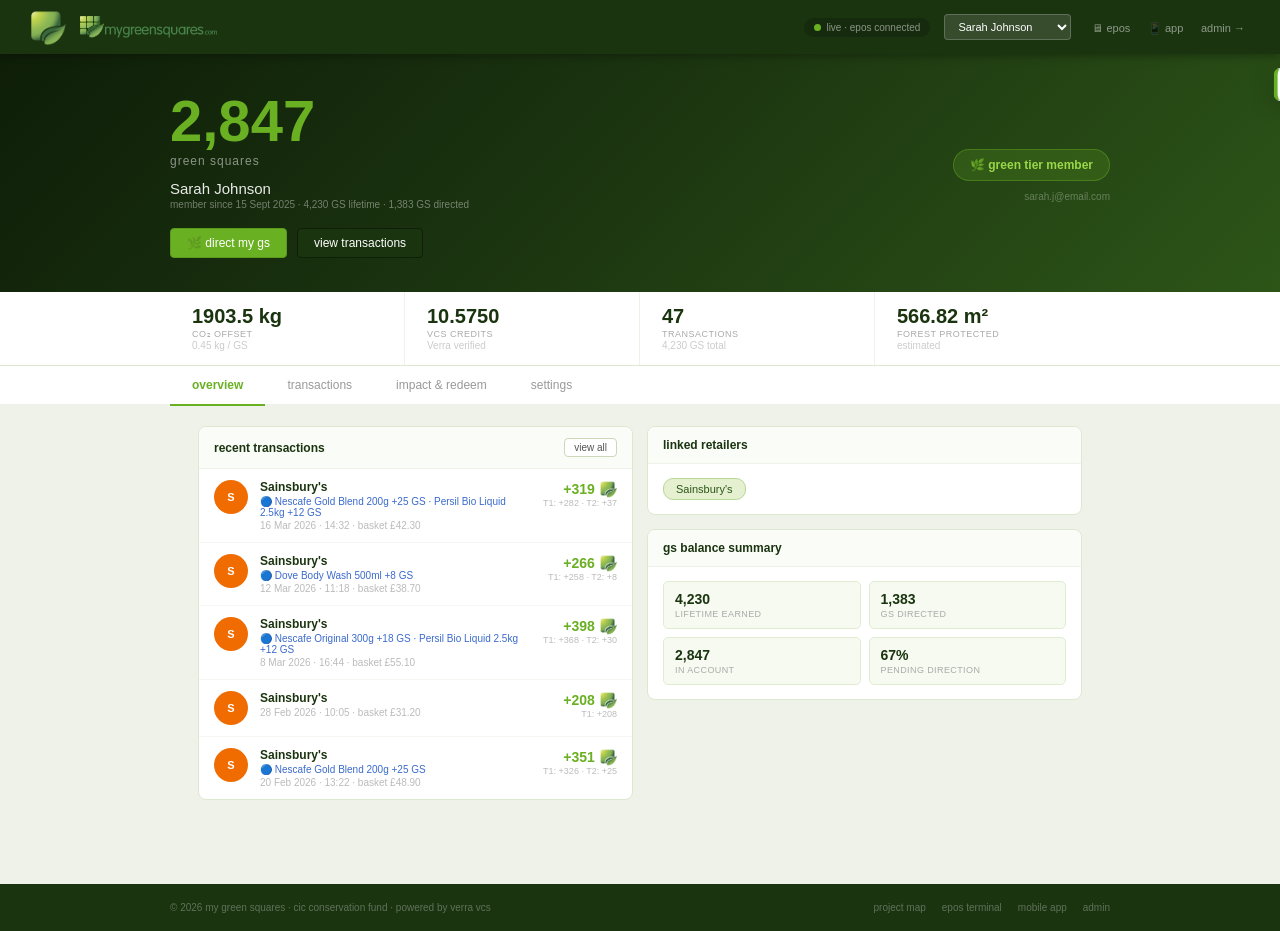
<file: account.html>
<!DOCTYPE html>
<html lang="en">
<head>
  <meta charset="UTF-8">
  <meta name="viewport" content="width=device-width, initial-scale=1.0">
  <title>My Green Squares — Account</title>
  <style>
    *, *::before, *::after { box-sizing: border-box; margin: 0; padding: 0; }
    body { font-family: 'Helvetica Neue', Arial, sans-serif; font-size: 13px; color: #333; background: #eef2e8; min-height: 100vh; }

    /* ── Header ── */
    .site-header { background: #1b3410; padding: 0 28px; height: 54px; display: flex; align-items: center; justify-content: space-between; position: sticky; top: 0; z-index: 100; box-shadow: 0 2px 8px rgba(0,0,0,0.3); }
    .header-logo { display: flex; align-items: center; gap: 10px; }
    .header-logo img { height: 32px; }
    .header-logo-text { color: rgba(255,255,255,0.55); font-size: 9px; text-transform: lowercase; line-height: 1.3; }
    .header-right { display: flex; align-items: center; gap: 14px; }
    .live-indicator { display: flex; align-items: center; gap: 5px; font-size: 10px; color: rgba(255,255,255,0.5); background: rgba(0,0,0,0.2); padding: 4px 10px; border-radius: 10px; }
    .live-dot { width: 7px; height: 7px; border-radius: 50%; background: #6ab023; animation: pulse 2s infinite; }
    @keyframes pulse { 0%,100%{opacity:1;} 50%{opacity:0.35;} }
    .member-selector select { background: rgba(255,255,255,0.12); border: 1px solid rgba(255,255,255,0.2); border-radius: 4px; color: white; font-size: 11px; padding: 5px 9px; font-family: inherit; cursor: pointer; }
    .member-selector select option { background: #1b3410; }
    .header-nav a { color: rgba(255,255,255,0.5); font-size: 11px; text-decoration: none; text-transform: lowercase; padding: 4px 7px; border-radius: 3px; transition: all 0.12s; }
    .header-nav a:hover { color: white; background: rgba(255,255,255,0.08); }

    /* ── Hero ── */
    .hero { background: linear-gradient(135deg, #0e1e08 0%, #1b3410 45%, #2d5518 100%); padding: 38px 28px 34px; }
    .hero-inner { max-width: 940px; margin: 0 auto; display: flex; align-items: center; justify-content: space-between; gap: 28px; }
    .hero-balance { font-size: 58px; font-weight: bold; color: #6ab023; line-height: 1; margin-bottom: 4px; transition: color 0.3s, transform 0.3s; }
    .hero-balance.flash { color: #b8f068; transform: scale(1.06); }
    .hero-balance-label { font-size: 12px; color: rgba(255,255,255,0.5); text-transform: lowercase; letter-spacing: 1px; margin-bottom: 12px; }
    .hero-name { font-size: 15px; color: rgba(255,255,255,0.9); margin-bottom: 2px; }
    .hero-meta { font-size: 10px; color: rgba(255,255,255,0.4); margin-bottom: 18px; }
    .hero-btns { display: flex; gap: 10px; }
    .hero-right { text-align: right; }
    .tier-badge { display: inline-flex; align-items: center; gap: 7px; background: rgba(106,176,35,0.2); border: 1px solid rgba(106,176,35,0.4); border-radius: 20px; padding: 8px 16px; color: #9ad84a; font-size: 12px; font-weight: bold; text-transform: lowercase; }
    .hero-email { font-size: 10px; color: rgba(255,255,255,0.3); margin-top: 10px; }

    /* ── Stats bar ── */
    .stats-bar { background: white; border-bottom: 1px solid #dde8d0; box-shadow: 0 1px 4px rgba(0,0,0,0.04); }
    .stats-bar-inner { max-width: 940px; margin: 0 auto; display: grid; grid-template-columns: repeat(4,1fr); }
    .stat-item { padding: 14px 22px; border-right: 1px solid #eef2e8; }
    .stat-item:last-child { border-right: none; }
    .stat-val { font-size: 20px; font-weight: bold; color: #1b3410; line-height: 1; margin-bottom: 3px; }
    .stat-lbl { font-size: 9px; text-transform: uppercase; letter-spacing: 0.5px; color: #aaa; }
    .stat-sub { font-size: 10px; color: #ccc; margin-top: 1px; }

    /* ── Tabs ── */
    .tab-bar { background: white; border-bottom: 2px solid #eef2e8; }
    .tab-bar-inner { max-width: 940px; margin: 0 auto; display: flex; }
    .tab { padding: 12px 22px; font-size: 12px; color: #999; cursor: pointer; text-transform: lowercase; border-bottom: 2px solid transparent; margin-bottom: -2px; transition: all 0.12s; }
    .tab:hover { color: #1b3410; }
    .tab.active { color: #6ab023; border-bottom-color: #6ab023; font-weight: bold; }

    /* ── Content ── */
    .content-wrap { max-width: 940px; margin: 0 auto; padding: 20px 28px 52px; }
    .tab-panel { display: none; }
    .tab-panel.active { display: block; }

    /* ── Panels ── */
    .panel { background: white; border-radius: 8px; border: 1px solid #dde8d0; overflow: hidden; margin-bottom: 16px; }
    .panel-header { padding: 11px 15px; border-bottom: 1px solid #eef2e8; background: #fafcf7; display: flex; align-items: center; justify-content: space-between; }
    .panel-title { font-size: 12px; font-weight: bold; color: #1b3410; text-transform: lowercase; }
    .panel-body { padding: 14px 15px; }
    .two-col { display: grid; grid-template-columns: 1fr 1fr; gap: 14px; margin-bottom: 16px; }
    .three-col { display: grid; grid-template-columns: 1fr 1fr 1fr; gap: 14px; }

    /* ── Transaction items ── */
    .txn-item { padding: 11px 15px; border-bottom: 1px solid #f5f7f2; display: flex; align-items: flex-start; gap: 12px; transition: background 0.15s; }
    .txn-item:last-child { border-bottom: none; }
    .txn-item:hover { background: #fafdf7; }
    .txn-item.new-txn { animation: newTxn 1.5s ease; }
    @keyframes newTxn { 0%{background:#d4f0a0;} 100%{background:transparent;} }
    .txn-dot { width: 34px; height: 34px; border-radius: 50%; display: flex; align-items: center; justify-content: center; font-size: 11px; font-weight: bold; color: white; flex-shrink: 0; }
    .txn-body { flex: 1; min-width: 0; }
    .txn-retailer { font-size: 12px; font-weight: bold; color: #1b3410; }
    .txn-products { font-size: 10px; color: #3a6acc; margin-top: 2px; }
    .txn-meta { font-size: 10px; color: #bbb; margin-top: 2px; }
    .txn-gs-val { font-size: 14px; font-weight: bold; color: #6ab023; white-space: nowrap; display: flex; align-items: center; justify-content: flex-end; }
    .txn-gs-t { font-size: 9px; color: #bbb; white-space: nowrap; text-align: right; }

    /* ── Impact grid ── */
    .impact-grid { display: grid; grid-template-columns: repeat(4,1fr); gap: 12px; margin-bottom: 16px; }
    .impact-card { background: white; border-radius: 7px; border: 1px solid #dde8d0; padding: 16px 14px; }
    .impact-icon { font-size: 20px; margin-bottom: 6px; }
    .impact-val { font-size: 22px; font-weight: bold; color: #1b3410; line-height: 1; margin-bottom: 3px; }
    .impact-lbl { font-size: 9px; text-transform: uppercase; letter-spacing: 0.4px; color: #aaa; }
    .impact-sub { font-size: 9px; color: #ccc; margin-top: 2px; }

    /* ── Projects ── */
    .project-grid { display: grid; grid-template-columns: 1fr 1fr; gap: 12px; }
    .project-card { border: 1px solid #dde8d0; border-radius: 7px; padding: 15px; background: white; transition: border-color 0.15s, box-shadow 0.15s; }
    .project-card:hover { border-color: #6ab023; box-shadow: 0 2px 10px rgba(106,176,35,0.15); }
    .proj-icon { font-size: 22px; margin-bottom: 7px; }
    .proj-name { font-size: 12px; font-weight: bold; color: #1b3410; margin-bottom: 2px; text-transform: lowercase; }
    .proj-loc { font-size: 10px; color: #aaa; margin-bottom: 6px; }
    .proj-standard { font-size: 9px; font-weight: bold; background: #e4f0d0; color: #2d5518; padding: 2px 7px; border-radius: 3px; text-transform: uppercase; display: inline-block; margin-bottom: 8px; }
    .proj-stat { font-size: 10px; color: #555; margin-bottom: 10px; line-height: 1.55; }
    .proj-action { font-size: 10px; font-weight: bold; color: #6ab023; margin-bottom: 8px; }
    .proj-input-row { display: flex; gap: 6px; align-items: center; }
    .proj-input-row input { flex: 1; border: 1px solid #ccd8b8; border-radius: 4px; padding: 5px 8px; font-size: 11px; font-family: inherit; max-width: 120px; }
    .proj-input-row input:focus { outline: none; border-color: #6ab023; box-shadow: 0 0 0 2px rgba(106,176,35,0.1); }

    /* ── Settings ── */
    .settings-row { display: flex; align-items: center; justify-content: space-between; padding: 11px 0; border-bottom: 1px solid #f5f7f2; }
    .settings-row:last-child { border-bottom: none; }
    .settings-label { font-size: 12px; color: #333; }
    .settings-sub { font-size: 10px; color: #aaa; margin-top: 2px; }
    .toggle { width: 36px; height: 20px; border-radius: 10px; background: #dde8d0; position: relative; cursor: pointer; transition: background 0.2s; flex-shrink: 0; }
    .toggle.on { background: #6ab023; }
    .toggle::after { content:''; position:absolute; top:2px; left:2px; width:16px; height:16px; border-radius:50%; background:white; transition:transform 0.2s; box-shadow:0 1px 3px rgba(0,0,0,0.2); }
    .toggle.on::after { transform:translateX(16px); }
    .ret-chip { font-size: 11px; background: #e4f0d0; color: #2d5518; padding: 4px 12px; border-radius: 10px; border: 1px solid #b8d898; display: inline-block; }

    /* ── Buttons ── */
    .btn { display: inline-flex; align-items: center; gap: 5px; padding: 7px 16px; border-radius: 4px; font-size: 12px; font-family: inherit; text-transform: lowercase; cursor: pointer; border: 1px solid transparent; text-decoration: none; transition: all 0.12s; }
    .btn-primary  { background: #6ab023; color: white; border-color: #5a9a1d; }
    .btn-primary:hover  { background: #5a9a1d; }
    .btn-secondary{ background: white; color: #555; border-color: #ccd8b8; }
    .btn-secondary:hover{ background: #f5f8f0; }
    .btn-dark     { background: #1b3410; color: white; border-color: #0e1e08; }
    .btn-dark:hover     { background: #2d5518; }
    .btn-xs { padding: 3px 9px; font-size: 10px; }
    .btn-sm { padding: 5px 11px; font-size: 11px; }

    /* ── Toast ── */
    .toast { position: fixed; top: 68px; right: 22px; background: white; border: 1px solid #dde8d0; border-left: 4px solid #6ab023; border-radius: 7px; padding: 13px 17px; box-shadow: 0 6px 24px rgba(0,0,0,0.18); max-width: 290px; z-index: 9999; transform: translateX(140%); transition: transform 0.3s ease; }
    .toast.show { transform: translateX(0); }
    .toast-gs { font-size: 15px; font-weight: bold; color: #6ab023; margin-bottom: 3px; }
    .toast-detail { font-size: 11px; color: #555; }
    .toast-time { font-size: 9px; color: #bbb; margin-top: 5px; }

    /* ── Footer ── */
    .site-footer { background: #1b3410; padding: 18px 28px; }
    .footer-inner { max-width: 940px; margin: 0 auto; display: flex; align-items: center; justify-content: space-between; }
    .footer-copy { color: rgba(255,255,255,0.3); font-size: 10px; text-transform: lowercase; }
    .footer-links { display: flex; gap: 16px; }
    .footer-links a { color: rgba(255,255,255,0.3); font-size: 10px; text-decoration: none; text-transform: lowercase; }
    .footer-links a:hover { color: rgba(255,255,255,0.7); }

    ::-webkit-scrollbar { width: 5px; }
    ::-webkit-scrollbar-thumb { background: #b8ccaa; border-radius: 3px; }
  </style>
</head>
<body>

<!-- ── Header ── -->
<header class="site-header">
  <div class="header-logo">
    <img src="assets/images/gs-logo.png" alt="MGS" style="height:38px;width:auto;">
    <img src="assets/images/logo-wordmark.png" alt="My Green Squares" style="height:22px;width:auto;margin-left:4px;">
    <div class="header-logo-text" style="display:none;"></div>
  </div>
  <div class="header-right">
    <div class="live-indicator">
      <span class="live-dot" id="liveDot"></span>
      <span id="liveLabel">live · epos connected</span>
    </div>
    <div class="member-selector">
      <select id="memberSelect" onchange="switchMember(this.value)">
        <option value="">— select member —</option>
      </select>
    </div>
    <nav class="header-nav">
      <a href="epos-terminal.html">🖥 epos</a>
      <a href="consumer-app.html">📱 app</a>
      <a href="admin.html">admin →</a>
    </nav>
  </div>
</header>

<!-- ── Hero ── -->
<section class="hero">
  <div class="hero-inner">
    <div>
      <div class="hero-balance" id="heroBalance">—</div>
      <div class="hero-balance-label">green squares</div>
      <div class="hero-name" id="heroName">—</div>
      <div class="hero-meta" id="heroMeta">—</div>
      <div class="hero-btns">
        <button class="btn btn-primary" onclick="showTab('impact')">🌿 direct my GS</button>
        <button class="btn btn-dark" onclick="showTab('transactions')">view transactions</button>
      </div>
    </div>
    <div class="hero-right">
      <div class="tier-badge">🌿 green tier member</div>
      <div class="hero-email" id="heroEmail"></div>
    </div>
  </div>
</section>

<!-- ── Stats bar ── -->
<div class="stats-bar">
  <div class="stats-bar-inner" id="statsBar"></div>
</div>

<!-- ── Tabs ── -->
<div class="tab-bar">
  <div class="tab-bar-inner">
    <div class="tab active" onclick="showTab('overview')"     id="tab-overview">overview</div>
    <div class="tab" onclick="showTab('transactions')" id="tab-transactions">transactions</div>
    <div class="tab" onclick="showTab('impact')"       id="tab-impact">impact &amp; redeem</div>
    <div class="tab" onclick="showTab('settings')"     id="tab-settings">settings</div>
  </div>
</div>

<!-- ── Content ── -->
<div class="content-wrap">

  <!-- OVERVIEW -->
  <div class="tab-panel active" id="panel-overview">
    <div class="two-col">
      <div class="panel">
        <div class="panel-header">
          <span class="panel-title">recent transactions</span>
          <button class="btn btn-secondary btn-xs" onclick="showTab('transactions')">view all</button>
        </div>
        <div id="recentTxns"></div>
      </div>
      <div>
        <div class="panel" style="margin-bottom:14px;">
          <div class="panel-header"><span class="panel-title">linked retailers</span></div>
          <div class="panel-body" id="linkedRetailers" style="min-height:36px;display:flex;gap:7px;flex-wrap:wrap;align-items:center;"></div>
        </div>
        <div class="panel">
          <div class="panel-header"><span class="panel-title">gs balance summary</span></div>
          <div class="panel-body" id="gsSummary"></div>
        </div>
      </div>
    </div>
  </div>

  <!-- TRANSACTIONS -->
  <div class="tab-panel" id="panel-transactions">
    <div class="panel">
      <div class="panel-header">
        <span class="panel-title">all transactions</span>
        <span id="txnCount" style="font-size:10px;color:#aaa;"></span>
      </div>
      <div id="allTxns"></div>
    </div>
  </div>

  <!-- IMPACT & REDEEM -->
  <div class="tab-panel" id="panel-impact">
    <div class="impact-grid" id="impactGrid"></div>
    <div class="panel" style="margin-bottom:16px;">
      <div class="panel-header"><span class="panel-title">direct your green squares to conservation</span></div>
      <div class="panel-body">
        <p style="font-size:11px;color:#555;margin-bottom:16px;line-height:1.65;max-width:680px;">
          Your Green Squares are already committed to the MGS CIC conservation fund at the moment you earn them.
          Choose where to direct them — each project is independently validated to <strong>Verra VCS</strong> standard or above.
        </p>
        <div class="project-grid" id="projectGrid"></div>
      </div>
    </div>
    <div class="panel">
      <div class="panel-header"><span class="panel-title">your redemption history</span></div>
      <div id="redeemHistory"></div>
    </div>
  </div>

  <!-- SETTINGS -->
  <div class="tab-panel" id="panel-settings">
    <div class="two-col">
      <div class="panel">
        <div class="panel-header"><span class="panel-title">account details</span></div>
        <div class="panel-body" id="accountDetails"></div>
      </div>
      <div class="panel">
        <div class="panel-header"><span class="panel-title">notifications</span></div>
        <div class="panel-body">
          <div class="settings-row">
            <div><div class="settings-label">GS earned alert</div><div class="settings-sub">notify when GS earned at checkout</div></div>
            <div class="toggle on" onclick="this.classList.toggle('on')"></div>
          </div>
          <div class="settings-row">
            <div><div class="settings-label">conservation updates</div><div class="settings-sub">monthly impact report from your projects</div></div>
            <div class="toggle on" onclick="this.classList.toggle('on')"></div>
          </div>
          <div class="settings-row">
            <div><div class="settings-label">GS boost alerts</div><div class="settings-sub">double-GS promotions at your retailers</div></div>
            <div class="toggle on" onclick="this.classList.toggle('on')"></div>
          </div>
          <div class="settings-row">
            <div><div class="settings-label">redemption reminders</div><div class="settings-sub">if GS sit unredeemed for 30+ days</div></div>
            <div class="toggle" onclick="this.classList.toggle('on')"></div>
          </div>
        </div>
      </div>
    </div>
    <div class="panel">
      <div class="panel-header"><span class="panel-title">linked retailers</span></div>
      <div class="panel-body" id="linkedRetailersSettings"></div>
    </div>
  </div>

</div><!-- /content-wrap -->

<!-- ── Toast ── -->
<div class="toast" id="toast">
  <div class="toast-gs" id="toastGs"></div>
  <div class="toast-detail" id="toastDetail"></div>
  <div class="toast-time" id="toastTime"></div>
</div>

<!-- ── Footer ── -->
<footer class="site-footer">
  <div class="footer-inner">
    <div class="footer-copy">© 2026 my green squares · cic conservation fund · powered by verra vcs</div>
    <div class="footer-links">
      <a href="map.html">project map</a>
      <a href="epos-terminal.html">epos terminal</a>
      <a href="consumer-app.html">mobile app</a>
      <a href="admin.html">admin</a>
    </div>
  </div>
</footer>

<script>
var equiv = { carbonKgPerGs:0.45, vcsCreditsPerGs:0.0025, fossilLitresPerGs:0.18 };

var defaultMembers = [
  { id:'MEM001', name:'Sarah Johnson',  email:'sarah.j@email.com',           initials:'SJ', gsBalance:2847, gsLifetime:4230, gsRedeemed:1383, joinDate:'2025-09-15', linkedRetailers:["Sainsbury's"], txnCount:47 },
  { id:'MEM002', name:'James Wilson',   email:'james.w@email.com',            initials:'JW', gsBalance:1234, gsLifetime:2180, gsRedeemed:946,  joinDate:'2025-10-01', linkedRetailers:['ASDA','Currys'], txnCount:28 },
  { id:'MEM003', name:'Emma Thompson',  email:'emma.t@email.com',             initials:'ET', gsBalance:892,  gsLifetime:1450, gsRedeemed:558,  joinDate:'2025-12-01', linkedRetailers:['Thomas Cook',"Sainsbury's"], txnCount:19 },
  { id:'MEM004', name:'Demo User',      email:'demo@mygreensquares.com',      initials:'DU', gsBalance:0,    gsLifetime:0,    gsRedeemed:0,    joinDate:'2026-01-01', linkedRetailers:[], txnCount:0 }
];

var defaultMemberTxns = [
  { id:'TXN001', memberId:'MEM001', retailer:"Sainsbury's", date:'2026-03-16', time:'14:32', gsEarned:319, basketValue:42.30, t1Gs:282, t2Gs:37,  products:[{name:'Nescafe Gold Blend 200g',gs:25},{name:'Persil Bio Liquid 2.5kg',gs:12}] },
  { id:'TXN002', memberId:'MEM001', retailer:"Sainsbury's", date:'2026-03-12', time:'11:18', gsEarned:266, basketValue:38.70, t1Gs:258, t2Gs:8,   products:[{name:'Dove Body Wash 500ml',gs:8}] },
  { id:'TXN003', memberId:'MEM001', retailer:"Sainsbury's", date:'2026-03-08', time:'16:44', gsEarned:398, basketValue:55.10, t1Gs:368, t2Gs:30,  products:[{name:'Nescafe Original 300g',gs:18},{name:'Persil Bio Liquid 2.5kg',gs:12}] },
  { id:'TXN004', memberId:'MEM001', retailer:"Sainsbury's", date:'2026-02-28', time:'10:05', gsEarned:208, basketValue:31.20, t1Gs:208, t2Gs:0,   products:[] },
  { id:'TXN005', memberId:'MEM001', retailer:"Sainsbury's", date:'2026-02-20', time:'13:22', gsEarned:351, basketValue:48.90, t1Gs:326, t2Gs:25,  products:[{name:'Nescafe Gold Blend 200g',gs:25}] },
  { id:'TXN006', memberId:'MEM002', retailer:'ASDA',        date:'2026-03-15', time:'09:48', gsEarned:284, basketValue:35.50, t1Gs:249, t2Gs:35,  products:[{name:'Nescafe Gold Blend 200g',gs:25},{name:'Dove Body Wash 500ml',gs:8}] },
  { id:'TXN007', memberId:'MEM002', retailer:'Currys',      date:'2026-03-10', time:'15:30', gsEarned:335, basketValue:299.0, t1Gs:250, t2Gs:85,  products:[{name:'Samsung Galaxy S25',gs:85}] },
  { id:'TXN008', memberId:'MEM003', retailer:'Thomas Cook', date:'2026-03-01', time:'10:00', gsEarned:420, basketValue:1240.0,t1Gs:420, t2Gs:0,   products:[] }
];

var defaultProjects = [
  { id:'PRJ001', icon:'🌳', name:'Amazon Rainforest Protection', loc:'Pará, Brazil',          standard:'Verra VCS',      gsForAction:100, actionDesc:'100 GS = 1 m² of Amazon protected for 10 years', desc:'Protecting 125,000 hectares of primary Amazon rainforest through community land rights and satellite monitoring.' },
  { id:'PRJ002', icon:'🌿', name:'Borneo Peat Forest Restoration', loc:'Kalimantan, Indonesia',standard:'Verra VCS',     gsForAction:80,  actionDesc:'80 GS = 0.8 m² of peat forest restored',          desc:'Restoring degraded peat forests to lock in vast carbon stores and protect orangutan habitat.' },
  { id:'PRJ003', icon:'🦁', name:'Kenyan Savanna Conservation',   loc:'Laikipia, Kenya',       standard:'Verra VCS Gold', gsForAction:60,  actionDesc:'60 GS = 3 m² of savanna protected',               desc:'Community-based conservation protecting savanna corridors, empowering Maasai-led land stewardship.' },
  { id:'PRJ004', icon:'🦌', name:'Scottish Rewilding Project',    loc:'Cairngorms, Scotland',  standard:'Plan Vivo',      gsForAction:50,  actionDesc:'50 GS = 1 native tree supported for 30 years',     desc:'Rewilding ancient Caledonian forest and reintroducing native species across 15,000 hectares.' }
];

var DOTS = { "Sainsbury's":'#f06c00', 'ASDA':'#78be20', 'Currys':'#002d62', 'Thomas Cook':'#003087', 'Sky':'#0072c9', 'H&M':'#e4003a' };

function safeLoad(key, fallback) {
  try { return JSON.parse(localStorage.getItem(key)) || fallback; } catch(e) { return fallback; }
}
var members = safeLoad('mgs_members', defaultMembers);
var memberTxns = safeLoad('mgs_member_txns', defaultMemberTxns);
var redeemHistory = safeLoad('mgs_redeems', []);
var currentMem = null;
var toastTimer = null;

function boot() {
  if (!localStorage.getItem('mgs_members'))     localStorage.setItem('mgs_members',     JSON.stringify(members));
  if (!localStorage.getItem('mgs_member_txns')) localStorage.setItem('mgs_member_txns', JSON.stringify(memberTxns));
  var sel = document.getElementById('memberSelect');
  sel.innerHTML = members.map(function(m){ return '<option value="'+m.id+'">'+m.name+'</option>'; }).join('');
  var params = new URLSearchParams(location.search);
  switchMember(params.get('member')||'MEM001');
  window.addEventListener('storage', onStorageEvent);
}

function switchMember(id) {
  members = JSON.parse(localStorage.getItem('mgs_members')) || defaultMembers;
  memberTxns = JSON.parse(localStorage.getItem('mgs_member_txns')) || defaultMemberTxns;
  currentMem = members.find(function(m){ return m.id===id; }) || members[0];
  document.getElementById('memberSelect').value = currentMem.id;
  history.replaceState(null,'','?member='+currentMem.id);
  render();
}

function render() {
  var m = currentMem;
  var co2    = (m.gsLifetime * equiv.carbonKgPerGs).toFixed(1);
  var vcs    = (m.gsLifetime * equiv.vcsCreditsPerGs).toFixed(4);
  var forest = (m.gsLifetime * 0.000134 * 1000).toFixed(2);

  document.getElementById('heroBalance').textContent = fmt(m.gsBalance);
  document.getElementById('heroName').textContent = m.name;
  document.getElementById('heroMeta').textContent =
    'member since '+fmtDate(m.joinDate)+'  ·  '+fmt(m.gsLifetime)+' GS lifetime  ·  '+fmt(m.gsRedeemed)+' GS directed';
  document.getElementById('heroEmail').textContent = m.email;

  document.getElementById('statsBar').innerHTML =
    statItem(co2+' kg', 'CO₂ offset', equiv.carbonKgPerGs+' kg / GS') +
    statItem(vcs, 'VCS credits', 'Verra verified') +
    statItem(m.txnCount, 'transactions', fmt(m.gsLifetime)+' GS total') +
    statItem(forest+' m²', 'forest protected', 'estimated');

  var chips = m.linkedRetailers.length
    ? m.linkedRetailers.map(function(r){ return '<span class="ret-chip">'+r+'</span>'; }).join('')
    : '<span style="font-size:11px;color:#bbb;font-style:italic;">no retailers linked yet</span>';
  document.getElementById('linkedRetailers').innerHTML = chips;

  var unredeemed = m.gsBalance;
  document.getElementById('gsSummary').innerHTML =
    '<div style="display:grid;grid-template-columns:1fr 1fr;gap:8px;">'+
    mini(fmt(m.gsLifetime), 'lifetime earned')+
    mini(fmt(m.gsRedeemed), 'GS directed')+
    mini(fmt(unredeemed),   'in account')+
    mini((m.gsLifetime>0?Math.round(unredeemed/m.gsLifetime*100):0)+'%','pending direction')+
    '</div>';

  var myTxns = memberTxns.filter(function(t){ return t.memberId===m.id; })
    .sort(function(a,b){ return b.date>a.date?1:b.date<a.date?-1:b.time>a.time?1:-1; });
  document.getElementById('recentTxns').innerHTML = myTxns.slice(0,5).map(txnHtml).join('') ||
    '<div style="padding:24px;text-align:center;color:#bbb;font-size:11px;">no transactions yet</div>';
  document.getElementById('allTxns').innerHTML = myTxns.map(txnHtml).join('') ||
    '<div style="padding:28px;text-align:center;color:#bbb;">no transactions yet — visit an MGS retailer to start earning green squares</div>';
  document.getElementById('txnCount').textContent = '('+myTxns.length+')';

  document.getElementById('impactGrid').innerHTML =
    iCard('🌿', fmt(m.gsBalance), 'in your account', 'unredeemed GS')+
    iCard('🌡', co2+' kg', 'CO₂ offset', 'Verra verified')+
    iCard('📜', vcs, 'VCS credits', 'tradable standard')+
    iCard('🌲', forest+' m²', 'forest est.', 'area protected');

  document.getElementById('projectGrid').innerHTML = defaultProjects.map(function(p){
    return '<div class="project-card">'+
      '<div class="proj-icon">'+p.icon+'</div>'+
      '<div class="proj-name">'+p.name+'</div>'+
      '<div class="proj-loc">📍 '+p.loc+'</div>'+
      '<span class="proj-standard">'+p.standard+'</span>'+
      '<div class="proj-stat">'+p.desc+'</div>'+
      '<div class="proj-action">'+p.actionDesc+'</div>'+
      '<div class="proj-input-row">'+
        '<input type="number" id="gs_'+p.id+'" min="0" max="'+m.gsBalance+'" step="'+p.gsForAction+'" placeholder="GS to direct">'+
        '<button class="btn btn-primary btn-sm" onclick="directGs(\''+p.id+'\',\''+p.name+'\',\''+p.icon+'\')">direct →</button>'+
      '</div>'+
    '</div>';
  }).join('');

  var myRedeems = redeemHistory.filter(function(r){ return r.memberId===m.id; });
  document.getElementById('redeemHistory').innerHTML = myRedeems.length
    ? myRedeems.map(function(r){
        return '<div style="padding:11px 15px;border-bottom:1px solid #f5f7f2;display:flex;align-items:center;gap:12px;">'+
          '<span style="font-size:18px;">'+r.icon+'</span>'+
          '<div style="flex:1;"><div style="font-size:12px;font-weight:bold;color:#1b3410;">'+r.project+'</div>'+
          '<div style="font-size:10px;color:#bbb;">'+fmtDate(r.date)+'</div></div>'+
          '<div style="font-size:12px;font-weight:bold;color:#6ab023;">'+fmt(r.gs)+' GS</div></div>';
      }).join('')
    : '<div style="padding:20px;text-align:center;color:#bbb;font-size:11px;">no redemptions yet — direct your GS to a conservation project above</div>';

  document.getElementById('accountDetails').innerHTML =
    row('name', m.name)+row('email', m.email)+
    row('member id', '<code style="font-size:10px;color:#6ab023;">'+m.id+'</code>')+
    row('member since', fmtDate(m.joinDate))+
    '<div style="margin-top:10px;font-size:11px;color:#6ab023;font-weight:bold;background:#f0f6e8;padding:7px 10px;border-radius:4px;">🌿 green tier member</div>';

  document.getElementById('linkedRetailersSettings').innerHTML = m.linkedRetailers.length
    ? '<div style="display:flex;flex-wrap:wrap;gap:8px;margin-bottom:10px;">'+
      m.linkedRetailers.map(function(r){ return '<span class="ret-chip">'+r+'</span>'; }).join('')+'</div>'+
      '<div style="font-size:10px;color:#aaa;">Link additional retailers at their EPOS checkout using your member ID or email.</div>'
    : '<div style="font-size:11px;color:#bbb;">No retailers linked yet. Visit an MGS retailer and ask to link your account at checkout, or use the <a href="epos-terminal.html" style="color:#6ab023;">EPOS terminal demo</a>.</div>';
}

function directGs(pId, pName, icon) {
  var inp = document.getElementById('gs_'+pId);
  var amount = parseInt(inp.value)||0;
  if (!amount) { alert('Enter a GS amount.'); return; }
  if (amount > currentMem.gsBalance) { alert('Not enough GS. You have '+fmt(currentMem.gsBalance)+' available.'); return; }
  currentMem.gsBalance -= amount;
  currentMem.gsRedeemed += amount;
  redeemHistory.unshift({ memberId:currentMem.id, project:pName, icon:icon, gs:amount, date:new Date().toISOString().split('T')[0] });
  members = members.map(function(m){ return m.id===currentMem.id?currentMem:m; });
  localStorage.setItem('mgs_members', JSON.stringify(members));
  localStorage.setItem('mgs_redeems', JSON.stringify(redeemHistory));
  showToast('🌿 '+fmt(amount)+' GS directed!', pName+' · '+(amount*equiv.carbonKgPerGs).toFixed(1)+' kg CO₂ equiv.');
  inp.value='';
  render();
}

function showTab(name) {
  document.querySelectorAll('.tab-panel').forEach(function(p){ p.classList.remove('active'); });
  document.querySelectorAll('.tab').forEach(function(t){ t.classList.remove('active'); });
  document.getElementById('panel-'+name).classList.add('active');
  document.getElementById('tab-'+name).classList.add('active');
}

function onStorageEvent(e) {
  if (e.key !== 'mgs_live_txn') return;
  var txn = JSON.parse(e.newValue||'null'); if (!txn) return;
  if (txn.memberId !== currentMem.id) return;
  members = JSON.parse(localStorage.getItem('mgs_members')) || defaultMembers;
  memberTxns = JSON.parse(localStorage.getItem('mgs_member_txns')) || defaultMemberTxns;
  currentMem = members.find(function(m){ return m.id===txn.memberId; }) || currentMem;
  var el = document.getElementById('heroBalance');
  el.classList.add('flash'); setTimeout(function(){ el.classList.remove('flash'); }, 600);
  showToast('🌿 +'+fmt(txn.gsEarned)+' green squares', 'earned at '+txn.retailer);
  render();
}

function showToast(gs, detail) {
  document.getElementById('toastGs').textContent = gs;
  document.getElementById('toastDetail').textContent = detail||'';
  document.getElementById('toastTime').textContent = 'just now · '+new Date().toLocaleTimeString('en-GB',{hour:'2-digit',minute:'2-digit'});
  var t = document.getElementById('toast'); t.classList.add('show');
  if (toastTimer) clearTimeout(toastTimer);
  toastTimer = setTimeout(function(){ t.classList.remove('show'); }, 4500);
}

function txnHtml(t) {
  var col = DOTS[t.retailer]||'#6ab023';
  var init = t.retailer.split(' ').map(function(w){return w[0];}).join('').slice(0,2).toUpperCase();
  return '<div class="txn-item">'+
    '<div class="txn-dot" style="background:'+col+'">'+init+'</div>'+
    '<div class="txn-body">'+
      '<div class="txn-retailer">'+t.retailer+'</div>'+
      (t.products&&t.products.length?'<div class="txn-products">🔵 '+t.products.map(function(p){return p.name+' +'+p.gs+' GS';}).join(' · ')+'</div>':'')+
      '<div class="txn-meta">'+fmtDate(t.date)+' · '+t.time+' · basket £'+(t.basketValue||0).toFixed(2)+'</div>'+
    '</div>'+
    '<div style="text-align:right;"><div class="txn-gs-val">+'+fmt(t.gsEarned)+'<img src="assets/images/gs-logo.png" style="height:18px;vertical-align:middle;margin-left:4px;"></div>'+
    '<div class="txn-gs-t">T1: +'+t.t1Gs+(t.t2Gs?' · T2: +'+t.t2Gs:'')+'</div></div>'+
  '</div>';
}

function statItem(v,l,s){ return '<div class="stat-item"><div class="stat-val">'+v+'</div><div class="stat-lbl">'+l+'</div><div class="stat-sub">'+s+'</div></div>'; }
function mini(v,l){ return '<div style="background:#f6faf0;border:1px solid #e0ecd0;border-radius:5px;padding:9px 11px;"><div style="font-size:14px;font-weight:bold;color:#1b3410;">'+v+'</div><div style="font-size:9px;text-transform:uppercase;color:#aaa;letter-spacing:0.4px;margin-top:2px;">'+l+'</div></div>'; }
function iCard(i,v,l,s){ return '<div class="impact-card"><div class="impact-icon">'+i+'</div><div class="impact-val">'+v+'</div><div class="impact-lbl">'+l+'</div><div class="impact-sub">'+s+'</div></div>'; }
function row(l,v){ return '<div class="settings-row"><div class="settings-label">'+l+'</div><div style="font-size:11px;color:#555;">'+v+'</div></div>'; }
function fmt(n){ return parseInt(n||0).toLocaleString(); }
function fmtDate(d){ if(!d)return'—'; return new Date(d).toLocaleDateString('en-GB',{day:'numeric',month:'short',year:'numeric'}); }

boot();
</script>
</body>
</html>
</file>
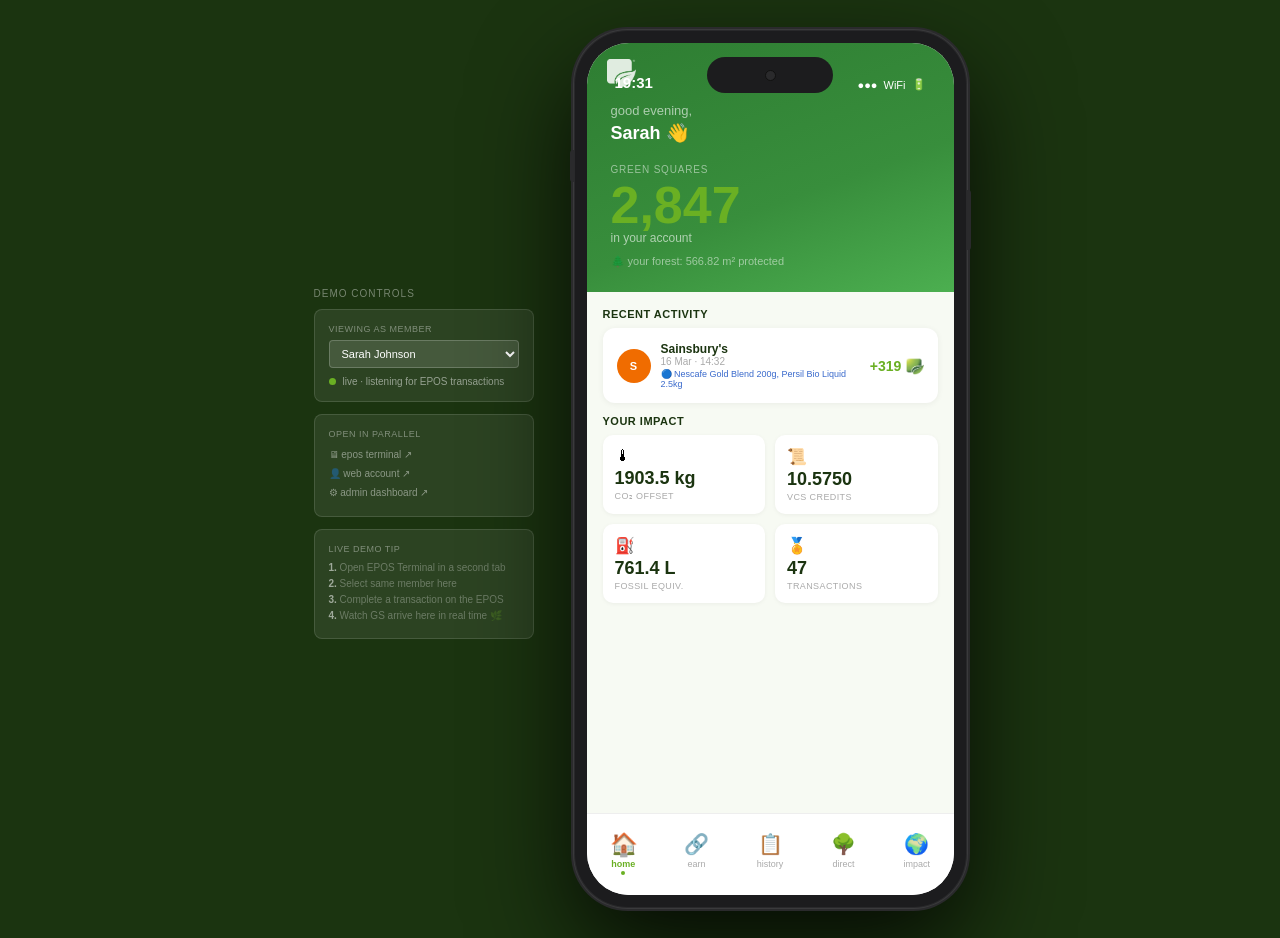
<file: consumer-app.html>
<!DOCTYPE html>
<html lang="en">
<head>
  <meta charset="UTF-8">
  <meta name="viewport" content="width=device-width, initial-scale=1.0">
  <title>MGS — Consumer App</title>
  <style>
    *, *::before, *::after { box-sizing: border-box; margin: 0; padding: 0; }
    body { font-family: 'Helvetica Neue', Arial, sans-serif; font-size: 13px; background: #1b3410; min-height: 100vh; display: flex; align-items: center; justify-content: center; gap: 40px; padding: 30px 20px; }

    /* ── Demo controls panel (left of phone) ── */
    .demo-panel { width: 220px; flex-shrink: 0; }
    .dp-title { font-size: 10px; text-transform: uppercase; letter-spacing: 1px; color: rgba(255,255,255,0.4); margin-bottom: 10px; }
    .dp-card { background: rgba(255,255,255,0.08); border: 1px solid rgba(255,255,255,0.12); border-radius: 8px; padding: 14px; margin-bottom: 12px; }
    .dp-label { font-size: 9px; text-transform: uppercase; color: rgba(255,255,255,0.4); letter-spacing: 0.5px; margin-bottom: 6px; }
    .dp-select { width: 100%; background: rgba(255,255,255,0.12); border: 1px solid rgba(255,255,255,0.2); border-radius: 4px; color: white; font-size: 11px; padding: 6px 8px; font-family: inherit; cursor: pointer; }
    .dp-select option { background: #1b3410; }
    .live-status { display: flex; align-items: center; gap: 7px; margin-top: 8px; font-size: 10px; color: rgba(255,255,255,0.5); }
    .live-dot { width: 7px; height: 7px; border-radius: 50%; background: #6ab023; animation: pulse 2s infinite; flex-shrink: 0; }
    @keyframes pulse { 0%,100%{opacity:1;} 50%{opacity:0.3;} }
    .dp-links a { display: block; color: rgba(255,255,255,0.45); font-size: 10px; text-decoration: none; padding: 4px 0; text-transform: lowercase; }
    .dp-links a:hover { color: #6ab023; }
    .dp-hint { font-size: 10px; color: rgba(255,255,255,0.3); line-height: 1.6; }
    .dp-hint strong { color: rgba(255,255,255,0.55); }

    /* ── Phone device ── */
    .device-outer { position: relative; width: 393px; flex-shrink: 0; }
    .device-frame { background: #1c1c1e; border-radius: 54px; padding: 13px; box-shadow: 0 0 0 1px #3a3a3c, 0 0 0 3px #2a2a2c, 0 40px 100px rgba(0,0,0,0.8), inset 0 0 0 1px rgba(255,255,255,0.06); }
    /* Side buttons */
    .device-frame::before { content:''; position:absolute; left:-4px; top:120px; width:4px; height:32px; background:#2a2a2c; border-radius:3px 0 0 3px; }
    .device-frame::after  { content:''; position:absolute; right:-4px; top:160px; width:4px; height:60px; background:#2a2a2c; border-radius:0 3px 3px 0; }
    .device-screen { background: #f0f0f0; border-radius: 42px; overflow: hidden; height: 852px; position: relative; }

    /* Dynamic island */
    .dynamic-island { position:absolute; top:14px; left:50%; transform:translateX(-50%); width:126px; height:36px; background:#1c1c1e; border-radius:20px; z-index:200; display:flex; align-items:center; justify-content:center; }
    .di-camera { width:11px; height:11px; border-radius:50%; background:#2a2a2c; border:1px solid #111; }

    /* Status bar */
    .status-bar { position:absolute; top:0; left:0; right:0; height:54px; display:flex; align-items:flex-end; justify-content:space-between; padding:0 28px 6px; z-index:100; }
    .sb-time { font-size:15px; font-weight:600; color:white; }
    .sb-icons { display:flex; align-items:center; gap:6px; }
    .sb-icon { font-size:11px; color:white; }

    /* App screens container */
    .screens-container { height: 100%; display: flex; flex-direction: column; }
    .screen { display: none; flex-direction: column; height: 100%; overflow: hidden; }
    .screen.active { display: flex; }

    /* ── Screen 1: Home ── */
    .home-header { background: linear-gradient(160deg, #2e7d32 0%, #388e3c 60%, #4caf50 100%); padding: 60px 24px 24px; flex-shrink: 0; position: relative; }
    .home-header-logo { position: absolute; top: 16px; left: 20px; height: 28px; width: auto; opacity: 0.85; }
    .screen-logo { position: absolute; top: 16px; left: 20px; height: 26px; width: auto; opacity: 0.85; }
    .home-greeting { font-size: 13px; color: rgba(255,255,255,0.6); margin-bottom: 4px; }
    .home-name { font-size: 18px; font-weight: bold; color: white; margin-bottom: 20px; }
    .home-balance-label { font-size: 10px; text-transform: uppercase; letter-spacing: 0.8px; color: rgba(255,255,255,0.5); margin-bottom: 4px; }
    .home-balance { font-size: 52px; font-weight: bold; color: #6ab023; line-height: 1; transition: all 0.4s; }
    .home-balance.bump { color: #b8f068; transform: scale(1.05); }
    .home-gs-label { font-size: 12px; color: rgba(255,255,255,0.6); margin-bottom: 10px; }
    .home-forest { font-size: 11px; color: rgba(255,255,255,0.5); }
    .home-body { flex: 1; overflow-y: auto; background: #f7faf3; padding: 16px; }
    .home-section-title { font-size: 11px; font-weight: bold; color: #1b3410; text-transform: uppercase; letter-spacing: 0.5px; margin-bottom: 8px; }
    .home-card { background: white; border-radius: 12px; padding: 14px; margin-bottom: 12px; box-shadow: 0 1px 6px rgba(0,0,0,0.06); }
    .home-txn-row { display: flex; align-items: center; gap: 10px; }
    .home-txn-dot { width: 34px; height: 34px; border-radius: 50%; display: flex; align-items: center; justify-content: center; font-size: 11px; font-weight: bold; color: white; flex-shrink: 0; }
    .home-txn-name { font-size: 12px; font-weight: bold; color: #1b3410; }
    .home-txn-date { font-size: 10px; color: #aaa; }
    .home-txn-gs { font-size: 14px; font-weight: bold; color: #6ab023; margin-left: auto; display: flex; align-items: center; }
    .home-stats { display: grid; grid-template-columns: 1fr 1fr; gap: 10px; }
    .home-stat { background: white; border-radius: 10px; padding: 12px; box-shadow: 0 1px 4px rgba(0,0,0,0.05); }
    .home-stat-val { font-size: 18px; font-weight: bold; color: #1b3410; }
    .home-stat-lbl { font-size: 9px; color: #aaa; text-transform: uppercase; letter-spacing: 0.4px; margin-top: 2px; }
    /* In-app notification */
    .app-notif { position:absolute; top:60px; left:12px; right:12px; background:#1b3410; border-radius:16px; padding:14px 16px; display:flex; align-items:center; gap:12px; z-index:300; transform:translateY(-350%); transition:transform 0.35s ease; box-shadow:0 8px 24px rgba(0,0,0,0.4); }
    .app-notif.show { transform:translateY(0); }
    .app-notif-icon { font-size:22px; flex-shrink:0; }
    .app-notif-title { font-size:12px; font-weight:bold; color:white; }
    .app-notif-sub { font-size:10px; color:rgba(255,255,255,0.6); margin-top:2px; }

    /* ── Screen 2: Earn ── */
    .earn-header { background: #2e7d32; padding: 60px 24px 20px; flex-shrink: 0; position: relative; }
    .earn-title { font-size: 20px; font-weight: bold; color: white; margin-bottom: 4px; text-transform: lowercase; }
    .earn-sub { font-size: 11px; color: rgba(255,255,255,0.5); }
    .earn-body { flex: 1; overflow-y: auto; background: white; padding: 20px; }
    .qr-wrap { display: flex; flex-direction: column; align-items: center; margin-bottom: 20px; }
    .qr-card { background: white; border-radius: 16px; padding: 20px; box-shadow: 0 2px 16px rgba(0,0,0,0.12); text-align: center; margin-bottom: 14px; width: 100%; }
    .qr-frame { width: 160px; height: 160px; margin: 0 auto 12px; background: #1b3410; border-radius: 12px; padding: 12px; display: grid; grid-template-columns: repeat(11,1fr); gap: 1.5px; }
    .qr-px { border-radius: 1px; }
    .qr-member-id { font-size: 12px; font-weight: bold; color: #1b3410; letter-spacing: 2px; font-family: monospace; }
    .qr-hint { font-size: 10px; color: #aaa; margin-top: 4px; }
    .earn-or { text-align: center; font-size: 10px; color: #aaa; margin: 10px 0; }
    .earn-email { font-size: 12px; color: #1b3410; background: #f0f6e8; border: 1px solid #ccd8b8; border-radius: 8px; padding: 10px 14px; text-align: center; margin-bottom: 16px; font-family: monospace; }
    .nearby-title { font-size: 11px; font-weight: bold; color: #1b3410; text-transform: uppercase; letter-spacing: 0.5px; margin-bottom: 8px; }
    .nearby-item { display: flex; align-items: center; gap: 10px; padding: 10px 0; border-bottom: 1px solid #f0f4e8; }
    .nearby-item:last-child { border-bottom: none; }
    .nearby-dot { width: 10px; height: 10px; border-radius: 50%; flex-shrink: 0; }
    .nearby-name { font-size: 12px; color: #1b3410; font-weight: bold; }
    .nearby-cat { font-size: 10px; color: #aaa; }
    .nearby-dist { font-size: 10px; color: #6ab023; margin-left: auto; font-weight: bold; }
    .boost-banner { background: linear-gradient(90deg, #f06c00, #ff9933); border-radius: 10px; padding: 12px 14px; display: flex; align-items: center; gap: 10px; margin-top: 14px; }
    .boost-icon { font-size: 20px; flex-shrink: 0; }
    .boost-text { font-size: 11px; color: white; line-height: 1.5; }
    .boost-text strong { font-size: 13px; display: block; margin-bottom: 2px; }

    /* ── Screen 3: History ── */
    .history-header { background: #2e7d32; padding: 60px 24px 16px; flex-shrink: 0; position: relative; }
    .history-title { font-size: 20px; font-weight: bold; color: white; text-transform: lowercase; }
    .history-total { font-size: 11px; color: rgba(255,255,255,0.5); margin-top: 3px; }
    .history-body { flex: 1; overflow-y: auto; background: #f7faf3; }
    .history-group { }
    .history-date { font-size: 10px; font-weight: bold; color: #aaa; text-transform: uppercase; padding: 10px 16px 4px; letter-spacing: 0.5px; }
    .history-item { background: white; margin: 0 12px 6px; border-radius: 10px; padding: 12px; box-shadow: 0 1px 4px rgba(0,0,0,0.05); }
    .history-item.new-item { animation: newItem 1.5s ease; }
    @keyframes newItem { 0%{background:#d0f0a0;} 100%{background:white;} }
    .hi-row { display: flex; align-items: center; gap: 10px; }
    .hi-dot { width: 32px; height: 32px; border-radius: 50%; display: flex; align-items: center; justify-content: center; font-size: 10px; font-weight: bold; color: white; flex-shrink: 0; }
    .hi-name { font-size: 12px; font-weight: bold; color: #1b3410; }
    .hi-time { font-size: 10px; color: #aaa; }
    .hi-gs { font-size: 14px; font-weight: bold; color: #6ab023; margin-left: auto; display: flex; align-items: center; }
    .hi-products { padding: 6px 0 0 42px; display: flex; flex-wrap: wrap; gap: 4px; }
    .hi-prd { font-size: 9px; background: #e8f0ff; color: #1a3a88; padding: 2px 7px; border-radius: 8px; border: 1px solid #c8d4f0; }

    /* ── Screen 4: Redeem ── */
    .redeem-header { background: #2e7d32; padding: 60px 24px 16px; flex-shrink: 0; position: relative; }
    .redeem-title { font-size: 20px; font-weight: bold; color: white; text-transform: lowercase; }
    .redeem-balance { font-size: 11px; color: rgba(255,255,255,0.5); margin-top: 3px; }
    .redeem-body { flex: 1; overflow-y: auto; background: #f7faf3; padding: 14px; }
    .redeem-intro { font-size: 11px; color: #555; line-height: 1.6; margin-bottom: 14px; background: white; border-radius: 10px; padding: 12px 14px; }
    .project-card-app { background: white; border-radius: 12px; padding: 14px; margin-bottom: 10px; box-shadow: 0 1px 6px rgba(0,0,0,0.06); }
    .pca-top { display: flex; align-items: flex-start; gap: 10px; margin-bottom: 8px; }
    .pca-icon { font-size: 24px; flex-shrink: 0; }
    .pca-name { font-size: 12px; font-weight: bold; color: #1b3410; }
    .pca-loc { font-size: 10px; color: #aaa; }
    .pca-standard { font-size: 9px; background: #e4f0d0; color: #2d5518; padding: 1px 5px; border-radius: 4px; font-weight: bold; text-transform: uppercase; display: inline-block; margin-top: 2px; }
    .pca-action { font-size: 10px; color: #6ab023; font-weight: bold; margin-bottom: 8px; }
    .pca-btn { width: 100%; background: #2e7d32; color: white; border: none; border-radius: 8px; padding: 9px; font-size: 12px; font-family: inherit; text-transform: lowercase; cursor: pointer; }
    .pca-btn:hover { background: #388e3c; }
    .redeem-confirm { background: #e4f0d0; border: 1px solid #b8d898; border-radius: 10px; padding: 12px; margin-bottom: 10px; font-size: 11px; color: #2d5518; line-height: 1.6; display: none; }

    /* ── Screen 5: Impact ── */
    .impact-header { background: linear-gradient(160deg, #1b5e20 0%, #2e7d32 100%); padding: 60px 24px 20px; flex-shrink: 0; position: relative; }
    .impact-title { font-size: 20px; font-weight: bold; color: white; text-transform: lowercase; }
    .impact-sub { font-size: 11px; color: rgba(255,255,255,0.5); margin-top: 3px; }
    .impact-body { flex: 1; overflow-y: auto; background: #f7faf3; padding: 14px; }
    .impact-big-card { background: linear-gradient(135deg, #2e7d32, #388e3c); border-radius: 16px; padding: 20px; margin-bottom: 12px; }
    .ibc-val { font-size: 42px; font-weight: bold; color: #6ab023; line-height: 1; }
    .ibc-unit { font-size: 13px; color: rgba(255,255,255,0.7); margin-bottom: 12px; }
    .ibc-sub { font-size: 10px; color: rgba(255,255,255,0.45); line-height: 1.5; }
    .impact-row { display: grid; grid-template-columns: 1fr 1fr; gap: 10px; margin-bottom: 10px; }
    .impact-mini { background: white; border-radius: 12px; padding: 13px; box-shadow: 0 1px 5px rgba(0,0,0,0.06); }
    .im-icon { font-size: 16px; margin-bottom: 5px; }
    .im-val { font-size: 16px; font-weight: bold; color: #1b3410; }
    .im-lbl { font-size: 9px; color: #aaa; text-transform: uppercase; letter-spacing: 0.4px; margin-top: 2px; }
    .verra-badge { background: #2e7d32; border-radius: 10px; padding: 10px 14px; display: flex; align-items: center; gap: 10px; }
    .vb-text { font-size: 10px; color: rgba(255,255,255,0.6); line-height: 1.5; }
    .vb-logo { font-size: 11px; font-weight: bold; color: #6ab023; text-transform: uppercase; letter-spacing: 0.5px; }

    /* ── Bottom nav ── */
    .bottom-nav { background: white; border-top: 1px solid #eee; display: flex; height: 82px; flex-shrink: 0; padding: 0 0 16px; position: relative; z-index: 50; }
    .bn-item { flex: 1; display: flex; flex-direction: column; align-items: center; justify-content: center; gap: 3px; cursor: pointer; transition: all 0.1s; padding-top: 8px; }
    .bn-icon { font-size: 20px; }
    .bn-label { font-size: 9px; color: #aaa; text-transform: lowercase; }
    .bn-item.active .bn-label { color: #6ab023; font-weight: bold; }
    .bn-item.active .bn-icon { transform: scale(1.12); }
    .bn-dot { width: 4px; height: 4px; border-radius: 50%; background: #6ab023; position: absolute; bottom: 20px; opacity: 0; transition: opacity 0.2s; }
    .bn-item.active .bn-dot { opacity: 1; }

    /* Scrollbar inside phone */
    .screen *::-webkit-scrollbar { width: 3px; }
    .screen *::-webkit-scrollbar-thumb { background: rgba(0,0,0,0.12); border-radius: 2px; }
  </style>
</head>
<body>

<!-- ── Demo controls ── -->
<div class="demo-panel">
  <div class="dp-title">demo controls</div>

  <div class="dp-card">
    <div class="dp-label">viewing as member</div>
    <select class="dp-select" id="dpMemberSel" onchange="switchAppMember(this.value)">
      <option value="">— select —</option>
    </select>
    <div class="live-status">
      <span class="live-dot"></span>
      <span>live · listening for EPOS transactions</span>
    </div>
  </div>

  <div class="dp-card dp-links">
    <div class="dp-label">open in parallel</div>
    <a href="epos-terminal.html" target="_blank">🖥 EPOS terminal ↗</a>
    <a href="account.html" target="_blank">👤 web account ↗</a>
    <a href="admin.html" target="_blank">⚙ admin dashboard ↗</a>
  </div>

  <div class="dp-card">
    <div class="dp-label">live demo tip</div>
    <div class="dp-hint">
      <strong>1.</strong> Open EPOS Terminal in a second tab<br>
      <strong>2.</strong> Select same member here<br>
      <strong>3.</strong> Complete a transaction on the EPOS<br>
      <strong>4.</strong> Watch GS arrive here in real time 🌿
    </div>
  </div>
</div>

<!-- ── Phone device ── -->
<div class="device-outer">
  <div class="device-frame">
    <div class="device-screen">

      <!-- Dynamic island -->
      <div class="dynamic-island"><div class="di-camera"></div></div>

      <!-- In-app notification (fires on live sync) -->
      <div class="app-notif" id="appNotif">
        <div class="app-notif-icon">🌿</div>
        <div>
          <div class="app-notif-title" id="appNotifTitle">+0 Green Squares earned!</div>
          <div class="app-notif-sub" id="appNotifSub">tap to view transaction</div>
        </div>
      </div>

      <!-- Status bar -->
      <div class="status-bar" id="statusBar" style="position:absolute;">
        <span class="sb-time" id="sbTime">09:41</span>
        <div class="sb-icons">
          <span class="sb-icon">●●●</span>
          <span class="sb-icon">WiFi</span>
          <span class="sb-icon">🔋</span>
        </div>
      </div>

      <!-- Screens container -->
      <div class="screens-container">

        <!-- Screen 1: Home -->
        <div class="screen active" id="screen-home">
          <div class="home-header">
            <img src="assets/images/gs-icon-white.png" alt="MGS" class="home-header-logo">
            <div class="home-greeting" id="homeGreeting">good morning,</div>
            <div class="home-name" id="homeName">—</div>
            <div class="home-balance-label">green squares</div>
            <div class="home-balance" id="homeBalance">0</div>
            <div class="home-gs-label">in your account</div>
            <div class="home-forest" id="homeForest">🌲 your forest: — m² protected</div>
          </div>
          <div class="home-body">
            <div class="home-section-title">recent activity</div>
            <div class="home-card" id="homeRecentTxn">
              <div style="font-size:11px;color:#bbb;text-align:center;padding:8px;">no recent transactions</div>
            </div>
            <div class="home-section-title">your impact</div>
            <div class="home-stats" id="homeStats"></div>
          </div>
        </div>

        <!-- Screen 2: Earn -->
        <div class="screen" id="screen-earn">
          <div class="earn-header">
            <img src="assets/images/gs-icon-white.png" alt="MGS" class="screen-logo">
            <div class="earn-title">earn</div>
            <div class="earn-sub">show this at checkout to link your GS account</div>
          </div>
          <div class="earn-body">
            <div class="qr-wrap">
              <div class="qr-card">
                <img src="assets/images/gs-logo.png" alt="My Green Squares" style="height:32px;width:auto;display:block;margin:0 auto 14px;">
                <div class="qr-frame" id="appQr"></div>
                <div class="qr-member-id" id="qrMemberId">MEM001</div>
                <div class="qr-hint">scan at MGS retailer checkout</div>
              </div>
            </div>
            <div class="earn-or">— or link by email —</div>
            <div class="earn-email" id="earnEmail">sarah.j@email.com</div>
            <div class="nearby-title">nearby GS retailers</div>
            <div id="nearbyRetailers"></div>
            <div class="boost-banner">
              <div class="boost-icon">⚡</div>
              <div class="boost-text">
                <strong>GS boost week!</strong>
                Sainsbury's is running 2× GS on all Nestlé products this week. Shop and double your green squares.
              </div>
            </div>
          </div>
        </div>

        <!-- Screen 3: History -->
        <div class="screen" id="screen-history">
          <div class="history-header">
            <img src="assets/images/gs-icon-white.png" alt="MGS" class="screen-logo">
            <div class="history-title">history</div>
            <div class="history-total" id="historyTotal">— transactions · — GS earned</div>
          </div>
          <div class="history-body" id="historyBody"></div>
        </div>

        <!-- Screen 4: Redeem -->
        <div class="screen" id="screen-redeem">
          <div class="redeem-header">
            <img src="assets/images/gs-icon-white.png" alt="MGS" class="screen-logo">
            <div class="redeem-title">direct my GS</div>
            <div class="redeem-balance" id="redeemBalance">— GS available</div>
          </div>
          <div class="redeem-body">
            <div class="redeem-intro">
              Your Green Squares are committed to conservation the moment you earn them. Choose where to direct your impact — each project is validated to Verra VCS standard or above.
            </div>
            <div class="redeem-confirm" id="redeemConfirm"></div>
            <div id="projectCards"></div>
          </div>
        </div>

        <!-- Screen 5: Impact -->
        <div class="screen" id="screen-impact">
          <div class="impact-header">
            <img src="assets/images/gs-icon-white.png" alt="MGS" class="screen-logo">
            <div class="impact-title">your impact</div>
            <div class="impact-sub" id="impactLifetime">— GS lifetime · Verra VCS</div>
          </div>
          <div class="impact-body">
            <div class="impact-big-card">
              <div class="ibc-val" id="impactCo2">0</div>
              <div class="ibc-unit">kg CO₂ offset</div>
              <div class="ibc-sub" id="impactCo2Sub">based on 0.45 kg CO₂e per Green Square · Verra VCS verified</div>
            </div>
            <div class="impact-row" id="impactRow"></div>
            <div class="verra-badge">
              <div style="font-size:20px;">🌿</div>
              <div class="vb-text">
                <span class="vb-logo">Verra VCS · MGS CIC</span><br>
                All Green Squares validated to Verra Verified Carbon Standard. Independently audited. CIC conservation fund — not-for-profit.
              </div>
            </div>
          </div>
        </div>

        <!-- Bottom nav -->
        <div class="bottom-nav">
          <div class="bn-item active" onclick="showScreen('home')" id="nav-home">
            <span class="bn-icon">🏠</span>
            <span class="bn-label">home</span>
            <span class="bn-dot"></span>
          </div>
          <div class="bn-item" onclick="showScreen('earn')" id="nav-earn">
            <span class="bn-icon">🔗</span>
            <span class="bn-label">earn</span>
            <span class="bn-dot"></span>
          </div>
          <div class="bn-item" onclick="showScreen('history')" id="nav-history">
            <span class="bn-icon">📋</span>
            <span class="bn-label">history</span>
            <span class="bn-dot"></span>
          </div>
          <div class="bn-item" onclick="showScreen('redeem')" id="nav-redeem">
            <span class="bn-icon">🌳</span>
            <span class="bn-label">direct</span>
            <span class="bn-dot"></span>
          </div>
          <div class="bn-item" onclick="showScreen('impact')" id="nav-impact">
            <span class="bn-icon">🌍</span>
            <span class="bn-label">impact</span>
            <span class="bn-dot"></span>
          </div>
        </div>
      </div><!-- /screens-container -->

    </div><!-- /device-screen -->
  </div><!-- /device-frame -->
</div><!-- /device-outer -->

<script>
var equiv = { carbonKgPerGs:0.45, vcsCreditsPerGs:0.0025, fossilLitresPerGs:0.18 };

var defaultMembers = [
  { id:'MEM001', name:'Sarah Johnson',  email:'sarah.j@email.com',      initials:'SJ', gsBalance:2847, gsLifetime:4230, gsRedeemed:1383, joinDate:'2025-09-15', linkedRetailers:["Sainsbury's"], txnCount:47 },
  { id:'MEM002', name:'James Wilson',   email:'james.w@email.com',       initials:'JW', gsBalance:1234, gsLifetime:2180, gsRedeemed:946,  joinDate:'2025-10-01', linkedRetailers:['ASDA','Currys'], txnCount:28 },
  { id:'MEM003', name:'Emma Thompson',  email:'emma.t@email.com',        initials:'ET', gsBalance:892,  gsLifetime:1450, gsRedeemed:558,  joinDate:'2025-12-01', linkedRetailers:['Thomas Cook',"Sainsbury's"], txnCount:19 },
  { id:'MEM004', name:'Demo User',      email:'demo@mygreensquares.com', initials:'DU', gsBalance:0,    gsLifetime:0,    gsRedeemed:0,    joinDate:'2026-01-01', linkedRetailers:[], txnCount:0 }
];

var defaultMemberTxns = [
  { id:'TXN001', memberId:'MEM001', retailer:"Sainsbury's", date:'2026-03-16', time:'14:32', gsEarned:319, basketValue:42.30, t1Gs:282, t2Gs:37,  products:[{name:'Nescafe Gold Blend 200g',gs:25},{name:'Persil Bio Liquid 2.5kg',gs:12}] },
  { id:'TXN002', memberId:'MEM001', retailer:"Sainsbury's", date:'2026-03-12', time:'11:18', gsEarned:266, basketValue:38.70, t1Gs:258, t2Gs:8,   products:[{name:'Dove Body Wash 500ml',gs:8}] },
  { id:'TXN003', memberId:'MEM001', retailer:"Sainsbury's", date:'2026-03-08', time:'16:44', gsEarned:398, basketValue:55.10, t1Gs:368, t2Gs:30,  products:[{name:'Nescafe Original 300g',gs:18},{name:'Persil Bio Liquid 2.5kg',gs:12}] },
  { id:'TXN006', memberId:'MEM002', retailer:'ASDA',        date:'2026-03-15', time:'09:48', gsEarned:284, basketValue:35.50, t1Gs:249, t2Gs:35,  products:[{name:'Nescafe Gold Blend 200g',gs:25},{name:'Dove Body Wash 500ml',gs:8}] },
  { id:'TXN007', memberId:'MEM002', retailer:'Currys',      date:'2026-03-10', time:'15:30', gsEarned:335, basketValue:299.0, t1Gs:250, t2Gs:85,  products:[{name:'Samsung Galaxy S25',gs:85}] },
  { id:'TXN008', memberId:'MEM003', retailer:'Thomas Cook', date:'2026-03-01', time:'10:00', gsEarned:420, basketValue:1240.0,t1Gs:420, t2Gs:0,   products:[] }
];

var defaultProjects = [
  { id:'PRJ001', icon:'🌳', name:'Amazon Rainforest Protection', loc:'Pará, Brazil',          standard:'Verra VCS',      gsForAction:100, actionDesc:'100 GS = 1 m² protected for 10 years' },
  { id:'PRJ002', icon:'🌿', name:'Borneo Peat Forest Restoration', loc:'Kalimantan, Indonesia',standard:'Verra VCS',     gsForAction:80,  actionDesc:'80 GS = 0.8 m² peat forest restored' },
  { id:'PRJ003', icon:'🦁', name:'Kenyan Savanna Conservation',   loc:'Laikipia, Kenya',       standard:'Verra VCS Gold', gsForAction:60,  actionDesc:'60 GS = 3 m² savanna protected' },
  { id:'PRJ004', icon:'🦌', name:'Scottish Rewilding Project',    loc:'Cairngorms, Scotland',  standard:'Plan Vivo',      gsForAction:50,  actionDesc:'50 GS = 1 native tree supported' }
];

var DOTS = { "Sainsbury's":'#f06c00','ASDA':'#78be20','Currys':'#002d62','Thomas Cook':'#003087','Sky':'#0072c9','H&M':'#e4003a' };
var NEARBY = [
  { name:"Sainsbury's", cat:'grocery',    dist:'0.3 mi', color:'#f06c00' },
  { name:'ASDA',        cat:'grocery',    dist:'0.8 mi', color:'#78be20' },
  { name:'Currys',      cat:'electrical', dist:'1.2 mi', color:'#002d62' }
];

var members    = JSON.parse(localStorage.getItem('mgs_members'))      || defaultMembers;
var memberTxns = JSON.parse(localStorage.getItem('mgs_member_txns'))  || defaultMemberTxns;
var redeems    = JSON.parse(localStorage.getItem('mgs_redeems'))      || [];
var currentMem = null;
var notifTimer = null;

function boot() {
  if (!localStorage.getItem('mgs_members'))     localStorage.setItem('mgs_members',     JSON.stringify(members));
  if (!localStorage.getItem('mgs_member_txns')) localStorage.setItem('mgs_member_txns', JSON.stringify(memberTxns));

  var sel = document.getElementById('dpMemberSel');
  sel.innerHTML = '<option value="">— select —</option>'+
    members.map(function(m){ return '<option value="'+m.id+'">'+m.name+'</option>'; }).join('');

  buildQr();
  buildNearby();
  buildProjects();

  // Status bar time
  setInterval(function(){
    var d = new Date();
    document.getElementById('sbTime').textContent =
      d.toLocaleTimeString('en-GB',{hour:'2-digit',minute:'2-digit'});
    // set status bar color based on current screen
  }, 10000);
  document.getElementById('sbTime').textContent =
    new Date().toLocaleTimeString('en-GB',{hour:'2-digit',minute:'2-digit'});

  switchAppMember('MEM001');
  window.addEventListener('storage', onStorageEvent);
}

function switchAppMember(id) {
  members = JSON.parse(localStorage.getItem('mgs_members')) || defaultMembers;
  memberTxns = JSON.parse(localStorage.getItem('mgs_member_txns')) || defaultMemberTxns;
  currentMem = id ? members.find(function(m){ return m.id===id; }) : null;
  document.getElementById('dpMemberSel').value = id||'';
  renderAll();
}

function renderAll() {
  if (!currentMem) return;
  var m = currentMem;
  var co2    = (m.gsLifetime * equiv.carbonKgPerGs).toFixed(1);
  var vcs    = (m.gsLifetime * equiv.vcsCreditsPerGs).toFixed(4);
  var fossil = (m.gsLifetime * equiv.fossilLitresPerGs).toFixed(1);
  var forest = (m.gsLifetime * 0.134).toFixed(2);  // m² per 1000 GS

  // Screen 1: Home
  var hr = new Date().getHours();
  var greet = hr < 12 ? 'good morning,' : hr < 18 ? 'good afternoon,' : 'good evening,';
  document.getElementById('homeGreeting').textContent = greet;
  document.getElementById('homeName').textContent = m.name.split(' ')[0]+' 👋';
  document.getElementById('homeBalance').textContent = fmt(m.gsBalance);
  document.getElementById('homeForest').textContent = '🌲 your forest: '+forest+' m² protected';

  var myTxns = memberTxns.filter(function(t){ return t.memberId===m.id; })
    .sort(function(a,b){ return b.date>a.date?1:b.date<a.date?-1:0; });

  if (myTxns.length) {
    var latest = myTxns[0];
    var col = DOTS[latest.retailer]||'#6ab023';
    var init = latest.retailer.split(' ').map(function(w){return w[0];}).join('').slice(0,2).toUpperCase();
    document.getElementById('homeRecentTxn').innerHTML =
      '<div class="home-txn-row">'+
        '<div class="home-txn-dot" style="background:'+col+'">'+init+'</div>'+
        '<div>'+
          '<div class="home-txn-name">'+latest.retailer+'</div>'+
          '<div class="home-txn-date">'+fmtDate(latest.date)+' · '+latest.time+'</div>'+
          (latest.products&&latest.products.length?'<div style="font-size:9px;color:#3a6acc;margin-top:2px;">🔵 '+latest.products.map(function(p){return p.name;}).join(', ')+'</div>':'')+
        '</div>'+
        '<div class="home-txn-gs">+'+fmt(latest.gsEarned)+'<img src="assets/images/gs-logo.png" style="height:18px;vertical-align:middle;margin-left:4px;"></div>'+
      '</div>';
  } else {
    document.getElementById('homeRecentTxn').innerHTML =
      '<div style="font-size:11px;color:#bbb;text-align:center;padding:8px;">no transactions yet — visit an MGS retailer</div>';
  }

  document.getElementById('homeStats').innerHTML =
    homeStat('🌡', co2+' kg', 'CO₂ offset')+
    homeStat('📜', vcs, 'VCS credits')+
    homeStat('⛽', fossil+' L', 'fossil equiv.')+
    homeStat('🏅', m.txnCount, 'transactions');

  // Screen 2: Earn
  document.getElementById('qrMemberId').textContent = m.id;
  document.getElementById('earnEmail').textContent = m.email;

  // Screen 3: History
  document.getElementById('historyTotal').textContent =
    m.txnCount+' transactions · '+fmt(m.gsLifetime)+' GS earned';
  renderHistory(myTxns);

  // Screen 4: Redeem
  document.getElementById('redeemBalance').textContent = fmt(m.gsBalance)+' GS available';

  // Screen 5: Impact
  document.getElementById('impactLifetime').textContent = fmt(m.gsLifetime)+' GS lifetime · Verra VCS';
  document.getElementById('impactCo2').textContent = co2;
  document.getElementById('impactCo2Sub').textContent =
    'based on '+equiv.carbonKgPerGs+' kg CO₂e per Green Square · Verra VCS verified · '+m.gsLifetime+' GS lifetime';
  document.getElementById('impactRow').innerHTML =
    impactMini('📜', vcs, 'VCS credits')+
    impactMini('⛽', fossil+' L', 'fossil equiv.')+
    impactMini('🌲', forest+' m²', 'forest area')+
    impactMini('🏅', m.txnCount, 'transactions');
}

function renderHistory(txns) {
  var body = document.getElementById('historyBody');
  if (!txns.length) {
    body.innerHTML = '<div style="padding:30px;text-align:center;color:#bbb;font-size:11px;">no transactions yet</div>';
    return;
  }
  // Group by date
  var grouped = {};
  txns.forEach(function(t){
    if (!grouped[t.date]) grouped[t.date] = [];
    grouped[t.date].push(t);
  });
  body.innerHTML = Object.keys(grouped).sort(function(a,b){return b>a?1:-1;}).map(function(date){
    return '<div class="history-group">'+
      '<div class="history-date">'+fmtDate(date)+'</div>'+
      grouped[date].map(histItemHtml).join('')+
    '</div>';
  }).join('');
}

function histItemHtml(t) {
  var col = DOTS[t.retailer]||'#6ab023';
  var init = t.retailer.split(' ').map(function(w){return w[0];}).join('').slice(0,2).toUpperCase();
  return '<div class="history-item">'+
    '<div class="hi-row">'+
      '<div class="hi-dot" style="background:'+col+'">'+init+'</div>'+
      '<div>'+
        '<div class="hi-name">'+t.retailer+'</div>'+
        '<div class="hi-time">'+t.time+' · £'+(t.basketValue||0).toFixed(2)+'</div>'+
      '</div>'+
      '<div class="hi-gs">+'+fmt(t.gsEarned)+'<img src="assets/images/gs-logo.png" style="height:18px;vertical-align:middle;margin-left:4px;"></div>'+
    '</div>'+
    (t.products&&t.products.length
      ? '<div class="hi-products">'+t.products.map(function(p){ return '<span class="hi-prd">🔵 '+p.name+' +'+p.gs+'</span>'; }).join('')+'</div>'
      : '')+
  '</div>';
}

function buildQr() {
  // 11×11 CSS QR mock
  var frame = document.getElementById('appQr');
  var rows = 11;
  var cells = [];
  for (var i=0;i<rows*rows;i++) cells.push(Math.random()>0.45?1:0);
  // Force corner squares
  [0,1,2,3,4,5,6,11,17,22,24,33,44,55,66,77,88,99,104,105,106,107,108,109,110].forEach(function(i){ cells[i]=1; });
  frame.innerHTML = cells.map(function(v){
    return '<div class="qr-px" style="background:'+(v?'white':'transparent')+'"></div>';
  }).join('');
}

function buildNearby() {
  document.getElementById('nearbyRetailers').innerHTML = NEARBY.map(function(r){
    return '<div class="nearby-item">'+
      '<div class="nearby-dot" style="background:'+r.color+'"></div>'+
      '<div><div class="nearby-name">'+r.name+'</div><div class="nearby-cat">'+r.cat+'</div></div>'+
      '<div class="nearby-dist">'+r.dist+'</div>'+
    '</div>';
  }).join('');
}

function buildProjects() {
  document.getElementById('projectCards').innerHTML = defaultProjects.map(function(p){
    return '<div class="project-card-app">'+
      '<div class="pca-top">'+
        '<div class="pca-icon">'+p.icon+'</div>'+
        '<div>'+
          '<div class="pca-name">'+p.name+'</div>'+
          '<div class="pca-loc">📍 '+p.loc+'</div>'+
          '<span class="pca-standard">'+p.standard+'</span>'+
        '</div>'+
      '</div>'+
      '<div class="pca-action">'+p.actionDesc+'</div>'+
      '<button class="pca-btn" onclick="redeemProject(\''+p.id+'\',\''+p.name+'\',\''+p.icon+'\','+p.gsForAction+')">direct '+p.gsForAction+' GS →</button>'+
    '</div>';
  }).join('');
}

function redeemProject(id, name, icon, amount) {
  if (!currentMem) return;
  if (currentMem.gsBalance < amount) {
    showAppNotif('not enough GS', 'you need '+amount+' GS — you have '+fmt(currentMem.gsBalance));
    return;
  }
  members = JSON.parse(localStorage.getItem('mgs_members')) || defaultMembers;
  var idx = members.findIndex(function(m){ return m.id===currentMem.id; });
  if (idx>=0) {
    members[idx].gsBalance -= amount;
    members[idx].gsRedeemed += amount;
    localStorage.setItem('mgs_members', JSON.stringify(members));
    currentMem = members[idx];
  }
  var c = document.getElementById('redeemConfirm');
  c.style.display = 'block';
  c.innerHTML = icon+' <strong>'+fmt(amount)+' GS directed to '+name+'</strong><br>'+
    (amount*equiv.carbonKgPerGs).toFixed(1)+' kg CO₂ equivalent · Verra VCS verified · thank you 🌿';
  renderAll();
  setTimeout(function(){ c.style.display='none'; }, 5000);
}

// ── Screen navigation ─────────────────────────────────────────────────────────
function showScreen(name) {
  document.querySelectorAll('.screen').forEach(function(s){ s.classList.remove('active'); });
  document.querySelectorAll('.bn-item').forEach(function(n){ n.classList.remove('active'); });
  document.getElementById('screen-'+name).classList.add('active');
  document.getElementById('nav-'+name).classList.add('active');
  // Status bar colour
  var dark = ['home','history','redeem','impact'].indexOf(name) >= 0;
}

// ── Live sync ─────────────────────────────────────────────────────────────────
function onStorageEvent(e) {
  if (e.key !== 'mgs_live_txn') return;
  var txn = JSON.parse(e.newValue||'null'); if (!txn) return;
  if (!currentMem || txn.memberId !== currentMem.id) return;
  members = JSON.parse(localStorage.getItem('mgs_members')) || defaultMembers;
  memberTxns = JSON.parse(localStorage.getItem('mgs_member_txns')) || defaultMemberTxns;
  currentMem = members.find(function(m){ return m.id===txn.memberId; }) || currentMem;

  // Flash balance on home
  var bal = document.getElementById('homeBalance');
  bal.classList.add('bump'); setTimeout(function(){ bal.classList.remove('bump'); }, 500);

  // Show in-app notification
  showAppNotif('+'+fmt(txn.gsEarned)+' Green Squares earned! 🌿', txn.retailer+' · just now');

  renderAll();
}

function showAppNotif(title, sub) {
  document.getElementById('appNotifTitle').textContent = title;
  document.getElementById('appNotifSub').textContent = sub;
  var n = document.getElementById('appNotif');
  n.classList.add('show');
  if (notifTimer) clearTimeout(notifTimer);
  notifTimer = setTimeout(function(){ n.classList.remove('show'); }, 3500);
}

// ── Helpers ───────────────────────────────────────────────────────────────────
function homeStat(icon, val, lbl) {
  return '<div class="home-stat">'+
    '<div style="font-size:16px;margin-bottom:3px;">'+icon+'</div>'+
    '<div class="home-stat-val">'+val+'</div>'+
    '<div class="home-stat-lbl">'+lbl+'</div>'+
  '</div>';
}

function impactMini(icon, val, lbl) {
  return '<div class="impact-mini">'+
    '<div class="im-icon">'+icon+'</div>'+
    '<div class="im-val">'+val+'</div>'+
    '<div class="im-lbl">'+lbl+'</div>'+
  '</div>';
}

function fmt(n) { return parseInt(n||0).toLocaleString(); }
function fmtDate(d) {
  if (!d) return '—';
  return new Date(d).toLocaleDateString('en-GB',{day:'numeric',month:'short'});
}

boot();
</script>
</body>
</html>
</file>
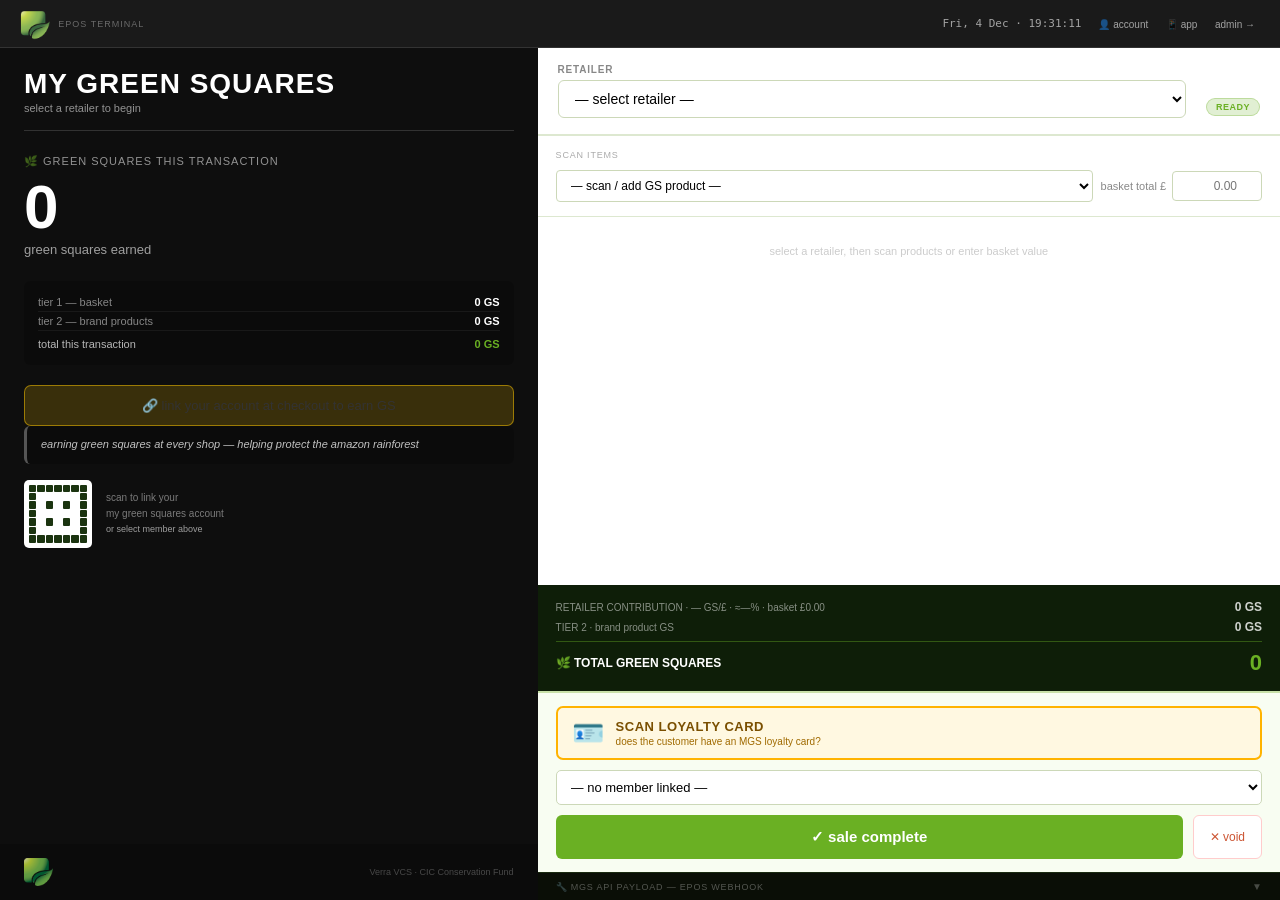
<file: epos-terminal.html>
<!DOCTYPE html>
<html lang="en">
<head>
  <meta charset="UTF-8">
  <meta name="viewport" content="width=device-width, initial-scale=1.0">
  <title>MGS — EPOS Terminal</title>
  <style>
    *, *::before, *::after { box-sizing: border-box; margin: 0; padding: 0; }
    body { font-family: 'Helvetica Neue', Arial, sans-serif; font-size: 13px; color: #333; background: #0e0e0e; height: 100vh; overflow: hidden; display: flex; flex-direction: column; }

    /* ── Top bar ── */
    .topbar { background: #1a1a1a; border-bottom: 1px solid #333; padding: 0 18px; height: 48px; display: flex; align-items: center; gap: 14px; flex-shrink: 0; }
    .topbar-logo { display: flex; align-items: center; gap: 8px; }
    .topbar-logo img { height: 26px; }
    .topbar-label { color: rgba(255,255,255,0.35); font-size: 9px; text-transform: uppercase; letter-spacing: 1px; }
    .topbar-divider { width: 1px; height: 22px; background: #333; margin: 0 4px; }
    .topbar-select { background: #2a2a2a; border: 1px solid #444; border-radius: 4px; color: white; font-size: 12px; padding: 5px 10px; font-family: inherit; cursor: pointer; }
    .topbar-select option { background: #1a1a1a; }
    .topbar-field-label { font-size: 9px; text-transform: uppercase; color: rgba(255,255,255,0.65); letter-spacing: 0.5px; }
    .topbar-right { margin-left: auto; display: flex; align-items: center; gap: 10px; }
    .topbar-clock { font-size: 11px; color: rgba(255,255,255,0.6); font-family: monospace; }
    .topbar-links a { color: rgba(255,255,255,0.6); font-size: 10px; text-decoration: none; padding: 3px 7px; border-radius: 3px; transition: all 0.12s; }
    .topbar-links a:hover { color: white; background: rgba(255,255,255,0.08); }
    .session-status { font-size: 9px; padding: 3px 9px; border-radius: 10px; font-weight: bold; text-transform: uppercase; letter-spacing: 0.5px; }
    .session-ready    { background: rgba(106,176,35,0.2); color: #6ab023; border: 1px solid rgba(106,176,35,0.3); }
    .session-complete { background: rgba(80,200,80,0.2); color: #50c850; border: 1px solid rgba(80,200,80,0.3); }

    /* ── Session header (top of cashier pane) ── */
    .cp-session { background: white; border-bottom: 2px solid #dde8d0; padding: 16px 20px; display: flex; gap: 20px; align-items: flex-end; flex-shrink: 0; flex-wrap: wrap; }
    .cp-session-field { display: flex; flex-direction: column; gap: 5px; flex: 1; min-width: 200px; }
    .cp-session-label { font-size: 10px; text-transform: uppercase; letter-spacing: 0.8px; color: #888; font-weight: bold; }
    .cp-session-select { border: 1.5px solid #ccd8b8; border-radius: 6px; padding: 9px 12px; font-size: 14px; font-family: inherit; background: white; cursor: pointer; width: 100%; }
    .cp-session-select:focus { outline: none; border-color: #6ab023; box-shadow: 0 0 0 3px rgba(106,176,35,0.12); }
    .cp-session-select.active { border-color: #6ab023; background: #f8fdf2; }
    .cp-session-member-row { display: flex; gap: 8px; align-items: center; }
    .cp-session-status { display: flex; align-items: center; padding-bottom: 2px; flex-shrink: 0; }

    /* ── Main split ── */
    .terminal { flex: 1; display: flex; overflow: hidden; }

    /* ── Customer display (left) ── */
    .customer-display { width: 42%; flex-shrink: 0; display: flex; flex-direction: column; transition: background 0.5s; position: relative; overflow: hidden; }
    .cd-header { padding: 22px 24px 16px; }
    .cd-retailer { font-size: 28px; font-weight: bold; color: white; text-transform: uppercase; letter-spacing: 1px; line-height: 1; margin-bottom: 4px; }
    .cd-tagline { font-size: 11px; color: rgba(255,255,255,0.55); text-transform: lowercase; }
    .cd-divider { height: 1px; background: rgba(255,255,255,0.15); margin: 0 24px; }
    .cd-body { padding: 24px; flex: 1; display: flex; flex-direction: column; }
    .cd-earning-label { font-size: 11px; text-transform: uppercase; letter-spacing: 1px; color: rgba(255,255,255,0.55); margin-bottom: 8px; }
    .cd-gs-live { font-size: 62px; font-weight: bold; color: white; line-height: 1; margin-bottom: 4px; transition: all 0.3s; }
    .cd-gs-live.bump { transform: scale(1.08); }
    .cd-gs-label { font-size: 13px; color: rgba(255,255,255,0.6); text-transform: lowercase; margin-bottom: 24px; }
    .cd-breakdown { background: rgba(0,0,0,0.2); border-radius: 6px; padding: 12px 14px; margin-bottom: 20px; }
    .cd-breakdown-row { display: flex; justify-content: space-between; font-size: 11px; padding: 3px 0; border-bottom: 1px solid rgba(255,255,255,0.06); }
    .cd-breakdown-row:last-child { border-bottom: none; }
    .cd-breakdown-label { color: rgba(255,255,255,0.5); }
    .cd-breakdown-val { color: white; font-weight: bold; }
    .cd-member { background: rgba(255,255,255,0.1); border-radius: 6px; padding: 12px 14px; display: flex; align-items: center; gap: 12px; margin-bottom: 20px; }
    .cd-member-avatar { width: 38px; height: 38px; border-radius: 50%; background: rgba(255,255,255,0.2); display: flex; align-items: center; justify-content: center; font-size: 13px; font-weight: bold; color: white; flex-shrink: 0; }
    .cd-member-name { font-size: 13px; color: white; font-weight: bold; }
    .cd-member-balance { font-size: 10px; color: rgba(255,255,255,0.55); }
    .cd-no-member { background:rgba(255,200,0,0.18); border:1px solid rgba(255,200,0,0.5); border-radius:7px; padding:12px 14px; text-align:center; }
    .cd-no-member-icon { font-size:24px; line-height:1; }
    .cd-no-member-main { font-size:14px; font-weight:bold; color:rgba(255,255,255,0.97); margin-top:5px; text-transform:uppercase; letter-spacing:0.5px; }
    .cd-no-member-sub { font-size:10px; color:rgba(255,255,255,0.6); margin-top:3px; line-height:1.4; }
    .cd-message { font-size: 11px; color: rgba(255,255,255,0.75); line-height: 1.6; font-style: italic; padding: 10px 14px; background: rgba(0,0,0,0.15); border-radius: 6px; border-left: 3px solid rgba(255,255,255,0.3); margin-bottom: 16px; }
    .cd-qr { display: flex; align-items: center; gap: 14px; }
    .cd-qr-box { width: 68px; height: 68px; background: white; border-radius: 5px; padding: 5px; flex-shrink: 0; display: grid; grid-template-columns: repeat(7,1fr); gap: 1px; }
    .cd-qr-px { border-radius: 1px; }
    .cd-qr-text { font-size: 10px; color: rgba(255,255,255,0.45); line-height: 1.55; }
    .cd-footer { padding: 14px 24px; background: rgba(0,0,0,0.25); display: flex; align-items: center; justify-content: space-between; }
    .cd-footer-logo { font-size: 10px; color: rgba(255,255,255,0.35); text-transform: lowercase; letter-spacing: 0.5px; }
    .cd-footer-std { font-size: 9px; color: rgba(255,255,255,0.25); }

    /* Receipt overlay */
    .receipt-overlay { display: none; position: absolute; inset: 0; background: rgba(0,0,0,0.88); z-index: 50; flex-direction: column; align-items: center; justify-content: center; padding: 24px; }
    .receipt-overlay.show { display: flex; }
    .receipt { background: white; border-radius: 8px; padding: 22px; width: 100%; max-width: 320px; }
    .receipt-header { text-align: center; margin-bottom: 16px; }
    .receipt-retailer { font-size: 15px; font-weight: bold; color: #1b3410; }
    .receipt-date { font-size: 10px; color: #aaa; margin-top: 2px; }
    .receipt-divider { border: none; border-top: 1px dashed #ccc; margin: 10px 0; }
    .receipt-row { display: flex; justify-content: space-between; font-size: 11px; padding: 3px 0; }
    .receipt-row.gs { color: #6ab023; font-weight: bold; font-size: 13px; }
    .receipt-row.total { border-top: 2px solid #1b3410; margin-top: 6px; padding-top: 8px; font-weight: bold; font-size: 14px; color: #6ab023; }
    .receipt-row.total-gbp { border-top: 2px solid #333; margin-top: 4px; padding-top: 6px; font-weight: bold; font-size: 15px; color: #111; }
    .receipt-item-row { align-items: baseline; }
    .rcpt-item-right { display: flex; gap: 8px; align-items: baseline; }
    .rcpt-item-price { font-weight: 600; color: #111; min-width: 48px; text-align: right; }
    .rcpt-item-gs { color: #3a6acc; font-size: 10px; }
    .receipt-message { margin-top: 12px; background: #f0f6e8; border-left: 3px solid #6ab023; padding: 8px 10px; font-size: 10px; color: #555; font-style: italic; line-height: 1.5; border-radius: 0 4px 4px 0; }
    .receipt-close { margin-top: 14px; width: 100%; padding: 9px; background: #1b3410; color: white; border: none; border-radius: 4px; font-size: 12px; font-family: inherit; text-transform: lowercase; cursor: pointer; }
    .receipt-close:hover { background: #2d5518; }

    /* ── Cashier pane (right) ── */
    .cashier-pane { flex: 1; background: #f4f7ef; display: flex; flex-direction: column; overflow: hidden; }
    .cp-section { padding: 14px 18px; border-bottom: 1px solid #dde8d0; background: white; }
    .cp-section-title { font-size: 9px; text-transform: uppercase; letter-spacing: 0.8px; color: #aaa; margin-bottom: 10px; }

    .member-linked-badge { font-size: 10px; background: #e4f0d0; color: #2d5518; padding: 3px 10px; border-radius: 10px; border: 1px solid #b8d898; font-weight: bold; white-space: nowrap; }

    /* Loyalty card banner */
    .loyalty-banner { display:flex; align-items:center; gap:12px; background:#fff8e1; border:2px solid #ffb300; border-radius:7px; padding:11px 14px; margin-bottom:10px; transition:all 0.3s; }
    .loyalty-banner.linked { background:#e4f0d0; border-color:#6ab023; animation:none; }
    @keyframes loyaltyPulse { 0%,100%{ border-color:#ffb300; box-shadow:none; } 50%{ border-color:#ff8f00; box-shadow:0 0 0 3px rgba(255,179,0,0.25); } }
    .loyalty-banner:not(.linked) { animation:loyaltyPulse 2.2s ease-in-out infinite; }
    .loyalty-banner-icon { font-size:26px; flex-shrink:0; line-height:1; }
    .loyalty-banner-head { font-size:13px; font-weight:bold; color:#7a4f00; text-transform:uppercase; letter-spacing:0.5px; }
    .loyalty-banner.linked .loyalty-banner-head { color:#2d5518; }
    .loyalty-banner-sub { font-size:10px; color:#a06a00; margin-top:2px; }
    .loyalty-banner.linked .loyalty-banner-sub { color:#5a9a1d; }

    /* Receipt QR section */
    .receipt-qr-row { display:flex; align-items:center; gap:13px; margin:10px 0 6px; }
    .receipt-qr-info { flex:1; min-width:0; }
    .receipt-qr-label { font-size:8px; text-transform:uppercase; letter-spacing:0.6px; color:#aaa; margin-bottom:3px; }
    .receipt-qr-code { font-family:'Courier New',monospace; font-size:11px; font-weight:bold; color:#1b3410; letter-spacing:0.5px; }
    .receipt-qr-exp { font-size:9px; color:#aaa; margin-top:2px; }
    .receipt-qr-hint { font-size:9px; color:#6ab023; margin-top:1px; }

    /* Basket scan controls */
    .basket-controls { display: flex; gap: 8px; align-items: center; flex-wrap: wrap; }
    .basket-add-select { flex: 1; min-width: 200px; border: 1px solid #ccd8b8; border-radius: 4px; padding: 7px 10px; font-size: 12px; font-family: inherit; background: white; }
    .basket-add-select:focus { outline: none; border-color: #6ab023; }
    .basket-value-wrap { display: flex; align-items: center; gap: 6px; }
    .basket-value-wrap label { font-size: 11px; color: #888; white-space: nowrap; }
    .basket-value-input { width: 90px; border: 1px solid #ccd8b8; border-radius: 4px; padding: 7px 9px; font-size: 12px; font-family: inherit; text-align: right; }
    .basket-value-input:focus { outline: none; border-color: #6ab023; }

    /* Promotions panel */
    .promo-panel { background: linear-gradient(135deg, #1b3410 0%, #0e1e08 100%); border-bottom: 1px solid #2d5518; flex-shrink: 0; display: none; }
    .promo-panel.show { display: block; }
    .promo-panel-inner { padding: 10px 18px 12px; }
    .promo-panel-title { font-size: 9px; text-transform: uppercase; letter-spacing: 0.8px; color: rgba(255,255,255,0.45); margin-bottom: 8px; }
    .promo-card { background: rgba(255,255,255,0.07); border: 1px solid rgba(106,176,35,0.35); border-radius: 6px; padding: 8px 12px; margin-bottom: 6px; display: flex; align-items: flex-start; gap: 12px; }
    .promo-card:last-child { margin-bottom: 0; }
    .promo-gs-big { font-size: 18px; font-weight: bold; color: #6ab023; flex-shrink: 0; line-height: 1.2; }
    .promo-gs-label { font-size: 8px; color: rgba(106,176,35,0.7); text-transform: uppercase; }
    .promo-name { font-size: 12px; color: white; font-weight: bold; line-height: 1.3; }
    .promo-desc { font-size: 10px; color: rgba(255,255,255,0.5); margin-top: 2px; }
    .promo-skus { font-size: 9px; color: rgba(106,176,35,0.75); margin-top: 3px; }

    /* Live till receipt */
    .live-receipt { flex: 1; display: flex; flex-direction: column; overflow: hidden; background: white; }
    .rcpt-head { padding: 10px 18px 8px; border-bottom: 1px dashed #dde8d0; background: #fafff6; flex-shrink: 0; }
    .rcpt-head-store { font-size: 13px; font-weight: bold; color: #1b3410; text-transform: uppercase; letter-spacing: 0.5px; }
    .rcpt-head-sub { font-size: 9px; color: #aaa; margin-top: 1px; font-family: monospace; }
    .rcpt-body { flex: 1; overflow-y: auto; }
    .rcpt-empty { padding: 28px 18px; text-align: center; color: #ccc; font-size: 11px; }
    .rcpt-line { display: flex; align-items: flex-start; gap: 10px; padding: 9px 18px; border-bottom: 1px solid #f4f8f0; }
    .rcpt-line.new-scan { animation: scanPulse 1.6s ease-out forwards; }
    @keyframes scanPulse { 0%{ background:#c8f0a8; } 50%{ background:#e8f8d8; } 100%{ background:transparent; } }
    .rcpt-icon { width: 28px; height: 28px; border-radius: 4px; font-size: 10px; font-weight: bold; color: white; display: flex; align-items: center; justify-content: center; flex-shrink: 0; margin-top: 1px; }
    .rcpt-detail { flex: 1; }
    .rcpt-prod-name { font-size: 12px; color: #1b3410; font-weight: 600; }
    .rcpt-prod-sub { font-size: 9px; color: #aaa; margin-top: 1px; font-family: monospace; }
    .rcpt-tags { margin-top: 5px; display: flex; gap: 4px; flex-wrap: wrap; }
    .rcpt-tag { font-size: 9px; font-weight: bold; padding: 2px 7px; border-radius: 8px; }
    .rcpt-tag-t1   { background: #e4f0d0; color: #2d5518; }
    .rcpt-tag-t2   { background: #e0eaff; color: #1a3a88; }
    .rcpt-line-retailer { background: #f5fcf0; border-left: 3px solid #6ab023; }
    .rcpt-tag-promo{ background: #d4f0b4; color: #1b5e08; border: 1px solid #8ed060; }
    .rcpt-tag-scan { background: #6ab023; color: white; animation: tagFade 2.2s forwards; }
    @keyframes tagFade { 0%,60%{ opacity:1; } 100%{ opacity:0; } }
    .rcpt-remove { background: none; border: none; color: #ddd; font-size: 16px; cursor: pointer; padding: 0; line-height: 1; flex-shrink: 0; margin-top: 2px; }
    .rcpt-remove:hover { color: #cc3333; }
    .rcpt-basket-right { text-align: right; flex-shrink: 0; }
    .rcpt-basket-val { font-size: 12px; color: #555; font-weight: bold; }

    /* GS totals bar */
    .gs-totals { background: #0e1e08; padding: 12px 18px; flex-shrink: 0; }
    .gs-totals-row { display: flex; justify-content: space-between; align-items: center; padding: 3px 0; }
    .gs-totals-label { font-size: 10px; color: rgba(255,255,255,0.5); }
    .gs-totals-val { font-size: 12px; font-weight: bold; color: rgba(255,255,255,0.8); }
    .gs-totals-row.promo-row .gs-totals-label { color: rgba(130,210,80,0.8); }
    .gs-totals-row.promo-row .gs-totals-val { color: #8ed060; }
    .gs-totals-row.grand { padding-top: 8px; margin-top: 4px; border-top: 1px solid rgba(106,176,35,0.4); }
    .gs-totals-row.grand .gs-totals-label { font-size: 12px; color: white; font-weight: bold; }
    .gs-totals-row.grand .gs-totals-val { font-size: 22px; color: #6ab023; font-weight: bold; }

    /* Payment section */
    .payment-section { background: #f8fdf2; border-top: 2px solid #c8e0a8; padding: 13px 18px; flex-shrink: 0; }
    .payment-title { font-size: 9px; text-transform: uppercase; letter-spacing: 0.8px; color: #6ab023; font-weight: bold; margin-bottom: 9px; }
    .payment-member { display: flex; gap: 8px; align-items: center; margin-bottom: 10px; flex-wrap: wrap; }
    .payment-member select { flex: 1; min-width: 180px; border: 1.5px solid #ccd8b8; border-radius: 5px; padding: 8px 10px; font-size: 13px; font-family: inherit; background: white; cursor: pointer; }
    .payment-member select:focus { outline: none; border-color: #6ab023; }
    .payment-actions { display: flex; gap: 10px; }
    .btn-complete { flex: 1; background: #6ab023; color: white; border: none; border-radius: 6px; padding: 13px 20px; font-size: 15px; font-family: inherit; text-transform: lowercase; cursor: pointer; font-weight: bold; transition: background 0.12s; }
    .btn-complete:hover { background: #5a9a1d; }
    .btn-complete:disabled { background: #aaa; cursor: not-allowed; }
    .btn-void { background: white; color: #cc5533; border: 1px solid #ffcccc; border-radius: 6px; padding: 13px 16px; font-size: 12px; font-family: inherit; text-transform: lowercase; cursor: pointer; transition: all 0.12s; }
    .btn-void:hover { background: #fff5f0; }

    /* Dev panel */
    .dev-panel { background: #0a0e06; border-top: 1px solid #1a2a10; flex-shrink: 0; }
    .dev-toggle { display: flex; align-items: center; justify-content: space-between; padding: 8px 18px; cursor: pointer; }
    .dev-toggle-label { font-size: 9px; text-transform: uppercase; letter-spacing: 0.8px; color: rgba(255,255,255,0.3); }
    .dev-toggle-icon { font-size: 10px; color: rgba(255,255,255,0.25); transition: transform 0.2s; }
    .dev-toggle.open .dev-toggle-icon { transform: rotate(180deg); }
    .dev-body { display: none; padding: 0 18px 12px; }
    .dev-body.open { display: block; }
    .dev-code { font-family: 'Courier New', monospace; font-size: 10px; color: #6ab023; background: #050a02; border-radius: 4px; padding: 10px 12px; line-height: 1.6; white-space: pre; overflow-x: auto; }
    .dev-key { color: #7faeff; }
    .dev-str { color: #f0c080; }
    .dev-num { color: #c0f080; }

    /* Buttons generic */
    .btn { display: inline-flex; align-items: center; gap: 5px; padding: 6px 13px; border-radius: 4px; font-size: 12px; font-family: inherit; text-transform: lowercase; cursor: pointer; border: 1px solid transparent; text-decoration: none; transition: all 0.12s; }
    .btn-secondary { background: white; color: #555; border-color: #ccd8b8; }
    .btn-secondary:hover { background: #f5f8f0; }
    .btn-xs { padding: 3px 9px; font-size: 10px; }

    ::-webkit-scrollbar { width: 4px; }
    ::-webkit-scrollbar-track { background: transparent; }
    ::-webkit-scrollbar-thumb { background: #334; border-radius: 2px; }
  </style>
</head>
<body>

<!-- ── Top bar ── -->
<div class="topbar">
  <div class="topbar-logo">
    <img src="assets/images/gs-logo.png" alt="MGS" style="height:32px;width:auto;">
    <span class="topbar-label">EPOS Terminal</span>
  </div>
  <div class="topbar-right">
    <span class="topbar-clock" id="clock"></span>
    <div class="topbar-links">
      <a href="account.html">👤 account</a>
      <a href="consumer-app.html">📱 app</a>
      <a href="admin.html">admin →</a>
    </div>
  </div>
</div>

<!-- ── Terminal ── -->
<div class="terminal">

  <!-- ── Customer display ── -->
  <div class="customer-display" id="customerDisplay">
    <div class="cd-header">
      <div class="cd-retailer" id="cdRetailer">my green squares</div>
      <div class="cd-tagline" id="cdTagline">select a retailer to begin</div>
    </div>
    <div class="cd-divider"></div>
    <div class="cd-body">
      <div class="cd-earning-label">🌿 green squares this transaction</div>
      <div class="cd-gs-live" id="cdGsLive">0</div>
      <div class="cd-gs-label">green squares earned</div>

      <div class="cd-breakdown" id="cdBreakdown">
        <div class="cd-breakdown-row">
          <span class="cd-breakdown-label">tier 1 — basket</span>
          <span class="cd-breakdown-val" id="cdT1">0 GS</span>
        </div>
        <div class="cd-breakdown-row">
          <span class="cd-breakdown-label">tier 2 — brand products</span>
          <span class="cd-breakdown-val" id="cdT2">0 GS</span>
        </div>
        <div class="cd-breakdown-row" style="margin-top:4px;">
          <span class="cd-breakdown-label" style="color:rgba(255,255,255,0.7);">total this transaction</span>
          <span class="cd-breakdown-val" id="cdTotal" style="color:#6ab023;">0 GS</span>
        </div>
      </div>

      <div id="cdMemberBox">
        <div class="cd-no-member">🔗 link your account at checkout to earn GS</div>
      </div>

      <div class="cd-message" id="cdMessage">earning green squares at every shop — helping protect the amazon rainforest</div>

      <div class="cd-qr">
        <div class="cd-qr-box" id="qrBox"></div>
        <div class="cd-qr-text">scan to link your<br>my green squares account<br><span style="color:rgba(255,255,255,0.6);font-size:9px;">or select member above</span></div>
      </div>
    </div>
    <div class="cd-footer">
      <img src="assets/images/gs-icon-flat.png" alt="MGS" style="height:28px;width:auto;opacity:0.85;">
      <span class="cd-footer-std">Verra VCS · CIC Conservation Fund</span>
    </div>

    <!-- Receipt overlay -->
    <div class="receipt-overlay" id="receiptOverlay">
      <div class="receipt">
        <div class="receipt-header">
          <img src="assets/images/gs-logo.png" alt="MGS" style="height:42px;width:auto;margin-bottom:6px;">
          <div class="receipt-retailer" id="rcpRetailer">—</div>
          <div class="receipt-date" id="rcpDate">—</div>
        </div>
        <hr class="receipt-divider">
        <div id="rcpItems"></div>
        <hr class="receipt-divider">
        <div class="receipt-row gs"><span id="rcpT1Label">🌿 retailer contribution</span><span id="rcpT1">—</span></div>
        <div class="receipt-row gs" id="rcpT2Row"><span>🔵 tier 2 (brands)</span><span id="rcpT2">—</span></div>
        <div class="receipt-row total"><span>total green squares</span><span id="rcpTotal">—</span></div>
        <div class="receipt-row total-gbp"><span>TOTAL</span><span id="rcpBasket">—</span></div>
        <div class="receipt-message" id="rcpMessage"></div>
        <div id="rcpQrSection">
          <hr class="receipt-divider">
          <div class="receipt-qr-row">
            <div id="rcpQrGrid"></div>
            <div class="receipt-qr-info">
              <div class="receipt-qr-label">claim your green squares — one-time code</div>
              <div class="receipt-qr-code" id="rcpQrCode">MGS-----------</div>
              <div class="receipt-qr-exp">valid 24 hours · single use · server-verified</div>
              <div class="receipt-qr-hint">→ scan in my green squares app to claim</div>
            </div>
          </div>
        </div>
        <button class="receipt-close" onclick="closeReceipt()">close receipt / new transaction</button>
      </div>
    </div>
  </div>

  <!-- ── Cashier pane ── -->
  <div class="cashier-pane">

    <!-- Session setup: retailer only -->
    <div class="cp-session">
      <div class="cp-session-field">
        <div class="cp-session-label">retailer</div>
        <select class="cp-session-select" id="retailerSel" onchange="onRetailerChange()">
          <option value="">— select retailer —</option>
        </select>
      </div>
      <div class="cp-session-status">
        <span class="session-status session-ready" id="sessionStatus">ready</span>
      </div>
    </div>

    <!-- Active retailer promotions -->
    <div class="promo-panel" id="promoPanel">
      <div class="promo-panel-inner" id="promoPanelInner"></div>
    </div>

    <!-- Scan section -->
    <div class="cp-section">
      <div class="cp-section-title">scan items</div>
      <div class="basket-controls">
        <select class="basket-add-select" id="productPicker" onchange="addProduct(this.value)">
          <option value="">— scan / add GS product —</option>
        </select>
        <div class="basket-value-wrap">
          <label>basket total £</label>
          <input type="number" class="basket-value-input" id="basketValue" min="0" step="0.01" placeholder="0.00" oninput="recalc()">
        </div>
      </div>
    </div>

    <!-- Live till receipt -->
    <div class="live-receipt">
      <div class="rcpt-head" id="rcptHead" style="display:none;">
        <div class="rcpt-head-store" id="rcptHeadStore">—</div>
        <div class="rcpt-head-sub" id="rcptHeadSub">TILL RECEIPT</div>
      </div>
      <div class="rcpt-body" id="rcptBody">
        <div class="rcpt-empty">select a retailer, then scan products or enter basket value</div>
      </div>
    </div>

    <!-- GS totals -->
    <div class="gs-totals">
      <div class="gs-totals-row">
        <span class="gs-totals-label"><span id="totT1Retailer">RETAILER</span> CONTRIBUTION · <span id="totRate">—</span> GS/£ · ≈<span id="totPct">—</span>% · basket £<span id="totBasket">0.00</span></span>
        <span class="gs-totals-val" id="totT1">0 GS</span>
      </div>
      <div class="gs-totals-row">
        <span class="gs-totals-label">TIER 2 · brand product GS</span>
        <span class="gs-totals-val" id="totT2">0 GS</span>
      </div>
      <div class="gs-totals-row promo-row" id="totPromoRow" style="display:none;">
        <span class="gs-totals-label">🌿 RETAILER PROMO · <span id="totPromoName">—</span></span>
        <span class="gs-totals-val" id="totPromo">0 GS</span>
      </div>
      <div class="gs-totals-row grand">
        <span class="gs-totals-label">🌿 TOTAL GREEN SQUARES</span>
        <span class="gs-totals-val" id="totGrand">0</span>
      </div>
    </div>

    <!-- Payment + loyalty card -->
    <div class="payment-section">
      <div class="loyalty-banner" id="loyaltyBanner">
        <div class="loyalty-banner-icon">🪪</div>
        <div>
          <div class="loyalty-banner-head" id="loyaltyBannerHead">scan loyalty card</div>
          <div class="loyalty-banner-sub" id="loyaltyBannerSub">does the customer have an MGS loyalty card?</div>
        </div>
      </div>
      <div class="payment-member">
        <select id="memberLookup" onchange="quickLinkMember(this.value)">
          <option value="">— does customer have a loyalty card? —</option>
        </select>
        <span class="member-linked-badge" id="memberBadge" style="display:none;">linked ✓</span>
        <a href="account.html" id="viewAccountLink" class="btn btn-secondary btn-xs" style="display:none;" target="_blank">view account ↗</a>
      </div>
      <div class="payment-actions">
        <button class="btn-complete" id="btnComplete" onclick="completeTransaction()">✓ sale complete</button>
        <button class="btn-void" onclick="clearBasket()">✕ void</button>
      </div>
    </div>

    <!-- Dev panel -->
    <div class="dev-panel">
      <div class="dev-toggle" id="devToggle" onclick="toggleDev()">
        <span class="dev-toggle-label">🔧 mgs api payload — epos webhook</span>
        <span class="dev-toggle-icon">▼</span>
      </div>
      <div class="dev-body" id="devBody">
        <pre class="dev-code" id="devCode">// complete a transaction to see the API payload</pre>
      </div>
    </div>

  </div><!-- /cashier-pane -->
</div><!-- /terminal -->

<script>
// ── Retailer themes ──────────────────────────────────────────────────────────
var themes = {
  "Sainsbury's": { bg:'#f06c00', dark:'#c04e00', tagline:'live well for less', gsPerTxn:10, camId:'CAM001' },
  'ASDA':        { bg:'#78be20', dark:'#5a9010', tagline:'save money. live better.', gsPerTxn:8,  camId:'CAM002' },
  'Currys':      { bg:'#002d62', dark:'#001a40', tagline:'we start with you', gsPerTxn:12, camId:'CAM003' },
  'Thomas Cook': { bg:'#003087', dark:'#001a55', tagline:"we are holiday people", gsPerTxn:15, camId:'CAM005' },
  'Sky':         { bg:'#0072c9', dark:'#004e99', tagline:'believe in better', gsPerTxn:6,  camId:'CAM004' }
};

// ── Shared data defaults ─────────────────────────────────────────────────────
var defaultMembers = [
  { id:'MEM001', name:'Sarah Johnson',  email:'sarah.j@email.com',      initials:'SJ', gsBalance:2847, gsLifetime:4230, gsRedeemed:1383, joinDate:'2025-09-15', linkedRetailers:["Sainsbury's"], txnCount:47 },
  { id:'MEM002', name:'James Wilson',   email:'james.w@email.com',       initials:'JW', gsBalance:1234, gsLifetime:2180, gsRedeemed:946,  joinDate:'2025-10-01', linkedRetailers:['ASDA','Currys'], txnCount:28 },
  { id:'MEM003', name:'Emma Thompson',  email:'emma.t@email.com',        initials:'ET', gsBalance:892,  gsLifetime:1450, gsRedeemed:558,  joinDate:'2025-12-01', linkedRetailers:['Thomas Cook',"Sainsbury's"], txnCount:19 },
  { id:'MEM004', name:'Demo User',      email:'demo@mygreensquares.com', initials:'DU', gsBalance:0,    gsLifetime:0,    gsRedeemed:0,    joinDate:'2026-01-01', linkedRetailers:[], txnCount:0 }
];

var defaultProducts = [
  { id:'PRD001', productName:'Nescafe Gold Blend 200g',  brand:'Nestlé',   sku:'NES-GOLD-200', gsPerUnit:25,  price:4.50,   campaignId:'CAM006', active:true, color:'#c05000' },
  { id:'PRD002', productName:'Nescafe Original 300g',    brand:'Nestlé',   sku:'NES-ORIG-300', gsPerUnit:18,  price:3.80,   campaignId:'CAM006', active:true, color:'#c05000' },
  { id:'PRD003', productName:"Samsung 55\" QLED TV",     brand:'Samsung',  sku:'SAM-QLED-55',  gsPerUnit:250, price:799.00, campaignId:'CAM007', active:true, color:'#1428a0' },
  { id:'PRD004', productName:'Samsung Galaxy S25',       brand:'Samsung',  sku:'SAM-GAL-S25',  gsPerUnit:85,  price:1099.00,campaignId:'CAM007', active:true, color:'#1428a0' },
  { id:'PRD005', productName:'Persil Bio Liquid 2.5kg',  brand:'Unilever', sku:'UNI-PERS-25',  gsPerUnit:12,  price:8.50,   campaignId:'CAM008', active:true, color:'#003087' },
  { id:'PRD006', productName:'Dove Body Wash 500ml',     brand:'Unilever', sku:'UNI-DOVE-500',  gsPerUnit:8,   price:3.20,   campaignId:'CAM008', active:true, color:'#003087' }
];

var defaultMemberTxns = [
  { id:'TXN001', memberId:'MEM001', retailer:"Sainsbury's", date:'2026-03-16', time:'14:32', gsEarned:319, basketValue:42.30, t1Gs:282, t2Gs:37,  products:[{name:'Nescafe Gold Blend 200g',gs:25},{name:'Persil Bio Liquid 2.5kg',gs:12}] },
  { id:'TXN002', memberId:'MEM001', retailer:"Sainsbury's", date:'2026-03-12', time:'11:18', gsEarned:266, basketValue:38.70, t1Gs:258, t2Gs:8,   products:[{name:'Dove Body Wash 500ml',gs:8}] },
  { id:'TXN003', memberId:'MEM001', retailer:"Sainsbury's", date:'2026-03-08', time:'16:44', gsEarned:398, basketValue:55.10, t1Gs:368, t2Gs:30,  products:[{name:'Nescafe Original 300g',gs:18},{name:'Persil Bio Liquid 2.5kg',gs:12}] },
  { id:'TXN006', memberId:'MEM002', retailer:'ASDA',        date:'2026-03-15', time:'09:48', gsEarned:284, basketValue:35.50, t1Gs:249, t2Gs:35,  products:[{name:'Nescafe Gold Blend 200g',gs:25},{name:'Dove Body Wash 500ml',gs:8}] },
  { id:'TXN007', memberId:'MEM002', retailer:'Currys',      date:'2026-03-10', time:'15:30', gsEarned:335, basketValue:299.0, t1Gs:250, t2Gs:85,  products:[{name:'Samsung Galaxy S25',gs:85}] },
  { id:'TXN008', memberId:'MEM003', retailer:'Thomas Cook', date:'2026-03-01', time:'10:00', gsEarned:420, basketValue:1240.0,t1Gs:420, t2Gs:0,   products:[] }
];

var defaultRetailerPromos = [
  { id:'PRM001', retailerName:"Sainsbury's", name:'Green Week',        desc:"Sainsbury's commits to conservation — bonus GS on our eco range this week", products:['PRD001','PRD005','PRD006'], gsPerUnit:20, startDate:'2026-03-15', endDate:'2026-03-28', active:true },
  { id:'PRM002', retailerName:'Currys',      name:'Tech for Tomorrow', desc:'Currys partners with MGS — extra GS on all Samsung products',               products:['PRD003','PRD004'],           gsPerUnit:50, startDate:'2026-03-01', endDate:'2026-04-30', active:true },
  { id:'PRM003', retailerName:'ASDA',        name:'ASDA Green Basket', desc:'Earn bonus GS on selected eco-friendly products every week',                 products:['PRD002','PRD005'],           gsPerUnit:15, startDate:'2026-03-10', endDate:'2026-03-31', active:true },
  { id:'PRM004', retailerName:'Sky',         name:'Sky Zero Pledge',   desc:'Sky pledges carbon neutrality — earn extra GS when you renew or upgrade',   products:[],                            gsPerUnit:0,  startDate:'2026-01-01', endDate:'2026-12-31', active:false },
  { id:'PRM005', retailerName:'Thomas Cook', name:'Green Holidays',    desc:'Thomas Cook: every holiday booking earns bonus GS for rainforest protection',products:[],                            gsPerUnit:0,  startDate:'2026-04-01', endDate:'2026-09-30', active:false }
];

// ── State ─────────────────────────────────────────────────────────────────────
function safeLoad(key, fallback) {
  try { return JSON.parse(localStorage.getItem(key)) || fallback; } catch(e) { return fallback; }
}
var members        = safeLoad('mgs_members',          defaultMembers);
var allProducts    = safeLoad('mgs_products',         defaultProducts);
var memberTxns     = safeLoad('mgs_member_txns',      defaultMemberTxns);
var retailerPromos = safeLoad('mgs_retailer_promos',  defaultRetailerPromos);
var currentRetailer = null;
var currentMember   = null;
var basketItems     = [];
var clockTimer;

// ── Boot ─────────────────────────────────────────────────────────────────────
function boot() {
  if (!localStorage.getItem('mgs_members'))     localStorage.setItem('mgs_members',     JSON.stringify(members));
  if (!localStorage.getItem('mgs_member_txns')) localStorage.setItem('mgs_member_txns', JSON.stringify(memberTxns));

  // Retailer selector
  var rs = document.getElementById('retailerSel');
  rs.innerHTML = '<option value="">— select retailer —</option>' +
    Object.keys(themes).map(function(n){ return '<option value="'+n+'">'+n+'</option>'; }).join('');

  // Member selectors
  buildMemberSelectors();

  // Product picker
  buildProductPicker();

  // QR mock
  buildQr();

  // Clock
  tick(); clockTimer = setInterval(tick, 10000);
  recalc();
}

function buildMemberSelectors() {
  document.getElementById('memberLookup').innerHTML =
    '<option value="">— no member linked —</option>' +
    members.map(function(m){ return '<option value="'+m.id+'">'+m.name+' · '+m.email+'</option>'; }).join('');
}

function buildProductPicker() {
  var prods = allProducts.filter(function(p){ return p.active; });
  document.getElementById('productPicker').innerHTML =
    '<option value="">— scan / add GS product —</option>' +
    prods.map(function(p){
      var price = p.price ? ' · £'+p.price.toFixed(2) : '';
      return '<option value="'+p.id+'">'+p.productName+price+' — +'+p.gsPerUnit+' GS ('+p.brand+')</option>';
    }).join('');
}

function buildQr() {
  // CSS QR mock — simple grid pattern
  var box = document.getElementById('qrBox');
  var pattern = [
    1,1,1,1,1,1,1,
    1,0,0,0,0,0,1,
    1,0,1,0,1,0,1,
    1,0,0,0,0,0,1,
    1,0,1,0,1,0,1,
    1,0,0,0,0,0,1,
    1,1,1,1,1,1,1
  ];
  box.innerHTML = pattern.map(function(v){
    return '<div class="cd-qr-px" style="background:'+(v?'#1b3410':'white')+'"></div>';
  }).join('');
}

function tick() {
  var d = new Date();
  document.getElementById('clock').textContent =
    d.toLocaleDateString('en-GB',{weekday:'short',day:'numeric',month:'short'})+' · '+
    d.toLocaleTimeString('en-GB',{hour:'2-digit',minute:'2-digit',second:'2-digit'});
}

// ── Retailer change ───────────────────────────────────────────────────────────
function onRetailerChange() {
  var name = document.getElementById('retailerSel').value;
  currentRetailer = name ? themes[name] : null;
  currentRetailer = currentRetailer ? Object.assign({name:name}, currentRetailer) : null;

  var cd = document.getElementById('customerDisplay');
  if (currentRetailer) {
    cd.style.background = 'linear-gradient(160deg, '+currentRetailer.bg+' 0%, '+currentRetailer.dark+' 100%)';
    document.getElementById('cdRetailer').textContent = name;
    document.getElementById('cdTagline').textContent = currentRetailer.tagline;
    document.getElementById('cdMessage').textContent =
      'earn green squares with every '+name+' purchase · protecting the amazon rainforest';
    document.getElementById('totRate').textContent = currentRetailer.gsPerTxn;
  } else {
    cd.style.background = 'linear-gradient(160deg, #1b3410 0%, #0e1e08 100%)';
    document.getElementById('cdRetailer').textContent = 'my green squares';
    document.getElementById('cdTagline').textContent = 'select a retailer to begin';
    document.getElementById('cdMessage').textContent = 'earning green squares at every shop — helping protect the amazon rainforest';
    document.getElementById('totRate').textContent = '—';
    document.getElementById('rcptHead').style.display = 'none';
  }
  // Update receipt header
  if (currentRetailer) {
    document.getElementById('rcptHead').style.display = '';
    document.getElementById('rcptHeadStore').textContent = name;
    document.getElementById('rcptHeadSub').textContent =
      new Date().toLocaleString('en-GB',{weekday:'short',day:'numeric',month:'short',hour:'2-digit',minute:'2-digit'}) + '   TILL RECEIPT';
  }
  updatePromoPanel();
  recalc();
}

// ── Promotions panel ──────────────────────────────────────────────────────────
function updatePromoPanel() {
  var panel = document.getElementById('promoPanel');
  var inner = document.getElementById('promoPanelInner');
  if (!currentRetailer) { panel.classList.remove('show'); return; }
  var activePromos = retailerPromos.filter(function(p){
    return p.retailerName === currentRetailer.name && p.active && p.products.length > 0;
  });
  if (!activePromos.length) { panel.classList.remove('show'); return; }
  panel.classList.add('show');
  inner.innerHTML = '<div class="promo-panel-title">🌿 active promotions — '+currentRetailer.name+'</div>' +
    activePromos.map(function(p){
      var prodNames = p.products.map(function(pid){
        var pr = allProducts.find(function(x){ return x.id===pid; });
        return pr ? pr.productName : pid;
      }).join(' · ');
      return '<div class="promo-card">'+
        '<div style="flex-shrink:0;text-align:center;">'+
          '<div class="promo-gs-big">+'+p.gsPerUnit+'</div>'+
          '<div class="promo-gs-label">GS / item</div>'+
        '</div>'+
        '<div>'+
          '<div class="promo-name">'+p.name+'</div>'+
          '<div class="promo-desc">'+p.desc+'</div>'+
          '<div class="promo-skus">Eligible products: '+prodNames+'</div>'+
        '</div>'+
      '</div>';
    }).join('');
}

function quickLinkMember(id) {
  setMember(id);
}

function setMember(id) {
  members = JSON.parse(localStorage.getItem('mgs_members')) || defaultMembers;
  currentMember = id ? members.find(function(m){ return m.id===id; }) : null;
  var badge = document.getElementById('memberBadge');
  var link  = document.getElementById('viewAccountLink');
  var banner = document.getElementById('loyaltyBanner');
  var bannerHead = document.getElementById('loyaltyBannerHead');
  var bannerSub  = document.getElementById('loyaltyBannerSub');
  if (currentMember) {
    badge.style.display = 'inline-flex'; badge.textContent = currentMember.name+' linked ✓';
    link.style.display = 'inline-flex'; link.href = 'account.html?member='+currentMember.id;
    document.getElementById('memberLookup').value = currentMember.id;
    banner.classList.add('linked');
    bannerHead.textContent = currentMember.name+' — loyalty card linked ✓';
    bannerSub.textContent = 'current balance: '+fmt(currentMember.gsBalance)+' GS · GS will be credited on sale complete';
  } else {
    badge.style.display = 'none'; link.style.display = 'none';
    document.getElementById('memberLookup').value = '';
    banner.classList.remove('linked');
    bannerHead.textContent = 'scan loyalty card';
    bannerSub.textContent = 'does the customer have an MGS loyalty card?';
  }
  updateCustomerMember();
  recalc();
}

function updateCustomerMember() {
  var box = document.getElementById('cdMemberBox');
  if (currentMember) {
    box.innerHTML = '<div class="cd-member">'+
      '<div class="cd-member-avatar">'+currentMember.initials+'</div>'+
      '<div>'+
        '<div class="cd-member-name">'+currentMember.name+'</div>'+
        '<div class="cd-member-balance">current balance: 🌿 '+fmt(currentMember.gsBalance)+' GS</div>'+
      '</div>'+
    '</div>';
  } else {
    box.innerHTML = '<div class="cd-no-member">'+
      '<div class="cd-no-member-icon">🪪</div>'+
      '<div class="cd-no-member-main">scan loyalty card</div>'+
      '<div class="cd-no-member-sub">present MGS card or app at checkout<br>to earn green squares</div>'+
    '</div>';
  }
}

// ── Basket management ─────────────────────────────────────────────────────────
function addProduct(id) {
  if (!id) return;
  var prd = allProducts.find(function(p){ return p.id===id; });
  if (!prd) return;
  prd = JSON.parse(JSON.stringify(prd));
  // Check for active retailer promotion on this product
  prd._promo = null;
  if (currentRetailer) {
    prd._promo = retailerPromos.find(function(p){
      return p.retailerName === currentRetailer.name && p.active && p.products.indexOf(prd.id) !== -1;
    }) || null;
  }
  // Auto-add product price to basket total
  if (prd.price) {
    var curVal = parseFloat(document.getElementById('basketValue').value) || 0;
    document.getElementById('basketValue').value = (curVal + prd.price).toFixed(2);
  }
  var newIdx = basketItems.length;
  basketItems.push(prd);
  document.getElementById('productPicker').value = '';
  renderReceipt(newIdx);
  recalc();
}

function removeBasketItem(idx) {
  basketItems.splice(idx, 1);
  renderReceipt();
  recalc();
}

function renderReceipt(newIdx) {
  var body = document.getElementById('rcptBody');
  var basketVal = parseFloat(document.getElementById('basketValue').value)||0;
  var t1 = currentRetailer ? Math.round(basketVal * currentRetailer.gsPerTxn) : 0;

  if (!basketItems.length && !basketVal && !currentRetailer) {
    body.innerHTML = '<div class="rcpt-empty">select a retailer, then scan products or enter basket value</div>';
    return;
  }

  var html = '';

  // Basket total line (goods — no GS here)
  if (currentRetailer && basketVal > 0) {
    html += '<div class="rcpt-line">'+
      '<div class="rcpt-icon" style="background:'+currentRetailer.bg+'">OB</div>'+
      '<div class="rcpt-detail">'+
        '<div class="rcpt-prod-name">Groceries &amp; own brands</div>'+
        '<div class="rcpt-prod-sub">basket subtotal</div>'+
      '</div>'+
      '<div class="rcpt-basket-right"><div class="rcpt-basket-val">£'+basketVal.toFixed(2)+'</div></div>'+
    '</div>';
    // Retailer GS contribution — separate line, clearly retailer-funded
    var pct = currentRetailer.gsPerTxn; // rate used as ~% indicator
    html += '<div class="rcpt-line rcpt-line-retailer">'+
      '<div class="rcpt-icon" style="background:#2d5518;">🌿</div>'+
      '<div class="rcpt-detail">'+
        '<div class="rcpt-prod-name">'+currentRetailer.name+' Green Squares Contribution</div>'+
        '<div class="rcpt-prod-sub">Retailer-funded · all purchases · approx '+pct+'% of basket</div>'+
        '<div class="rcpt-tags"><span class="rcpt-tag rcpt-tag-t1" id="basketGsTag">🌿 +'+fmt(t1)+' GS · '+currentRetailer.gsPerTxn+' GS per £1 spent</span></div>'+
      '</div>'+
    '</div>';
  }

  // Scanned GS products
  html += basketItems.map(function(p, i){
    var isNew = (i === newIdx);
    var price = p.price ? '£'+p.price.toFixed(2) : '';
    var tags = '<span class="rcpt-tag rcpt-tag-t2">🔵 +'+p.gsPerUnit+' GS ('+p.brand+')</span>';
    if (p._promo) tags += ' <span class="rcpt-tag rcpt-tag-promo">🌿 +'+p._promo.gsPerUnit+' GS — '+p._promo.name+'</span>';
    if (isNew) tags += ' <span class="rcpt-tag rcpt-tag-scan">SCANNED ✓</span>';
    return '<div class="rcpt-line'+(isNew?' new-scan':'')+'">'+
      '<div class="rcpt-icon" style="background:'+(p.color||'#6ab023')+'">'+p.brand.slice(0,2).toUpperCase()+'</div>'+
      '<div class="rcpt-detail">'+
        '<div class="rcpt-prod-name">'+p.productName+'</div>'+
        '<div class="rcpt-prod-sub">'+p.sku+' · '+p.brand+'</div>'+
        '<div class="rcpt-tags">'+tags+'</div>'+
      '</div>'+
      '<div class="rcpt-basket-right"><div class="rcpt-basket-val">'+price+'</div></div>'+
      '<button class="rcpt-remove" onclick="removeBasketItem('+i+')">×</button>'+
    '</div>';
  }).join('');

  body.innerHTML = html || '<div class="rcpt-empty">enter basket value or scan a GS product</div>';
}

function clearBasket() {
  basketItems = [];
  document.getElementById('basketValue').value = '';
  document.getElementById('memberLookup').value = '';
  currentMember = null;
  document.getElementById('memberBadge').style.display = 'none';
  document.getElementById('viewAccountLink').style.display = 'none';
  updateCustomerMember();
  renderReceipt();
  recalc();
  document.getElementById('sessionStatus').className = 'session-status session-ready';
  document.getElementById('sessionStatus').textContent = 'ready';
}

// ── GS calculation ────────────────────────────────────────────────────────────
function recalc() {
  var basketVal = parseFloat(document.getElementById('basketValue').value)||0;
  var rate  = currentRetailer ? currentRetailer.gsPerTxn : 0;
  var t1    = currentRetailer ? Math.round(basketVal * rate) : 0;
  var t2    = basketItems.reduce(function(s,p){ return s+p.gsPerUnit; }, 0);
  var tPromo= basketItems.reduce(function(s,p){ return s+(p._promo?p._promo.gsPerUnit:0); }, 0);
  var grand = t1 + t2 + tPromo;

  // Customer display
  document.getElementById('cdGsLive').textContent = fmt(grand);
  document.getElementById('cdT1').textContent = fmt(t1)+' GS';
  document.getElementById('cdT2').textContent = fmt(t2+tPromo)+' GS';
  document.getElementById('cdTotal').textContent = fmt(grand)+' GS';

  // Totals bar
  document.getElementById('totBasket').textContent = basketVal.toFixed(2);
  document.getElementById('totRate').textContent = rate||'—';
  document.getElementById('totT1Retailer').textContent = currentRetailer ? currentRetailer.name.toUpperCase() : 'RETAILER';
  document.getElementById('totPct').textContent = rate||'—';
  document.getElementById('totT1').textContent = fmt(t1)+' GS';
  document.getElementById('totT2').textContent = fmt(t2)+' GS';
  document.getElementById('totGrand').textContent = fmt(grand);

  // Promo row
  var promoRow = document.getElementById('totPromoRow');
  if (tPromo > 0) {
    var promoNames = basketItems.filter(function(p){ return p._promo; })
      .map(function(p){ return p._promo.name; })
      .filter(function(v,i,a){ return a.indexOf(v)===i; }).join(', ');
    document.getElementById('totPromoName').textContent = promoNames;
    document.getElementById('totPromo').textContent = fmt(tPromo)+' GS';
    promoRow.style.display = '';
  } else {
    promoRow.style.display = 'none';
  }

  // Update basket GS tag in receipt without re-rendering
  var tag = document.getElementById('basketGsTag');
  if (tag) tag.textContent = '🌿 +'+fmt(t1)+' GS (Tier 1 · '+rate+' GS/£)';

  updateDevPanel(t1, t2+tPromo, grand, basketVal);
}

// ── Complete transaction ──────────────────────────────────────────────────────
function completeTransaction() {
  var basketVal = parseFloat(document.getElementById('basketValue').value)||0;
  if (!currentRetailer) { alert('Select a retailer first.'); return; }
  if (basketVal <= 0 && basketItems.length === 0) { alert('Enter a basket value or scan a product first.'); return; }

  var rate   = currentRetailer.gsPerTxn;
  var t1     = Math.round(basketVal * rate);
  var t2     = basketItems.reduce(function(s,p){ return s+p.gsPerUnit; }, 0);
  var tPromo = basketItems.reduce(function(s,p){ return s+(p._promo?p._promo.gsPerUnit:0); }, 0);
  var grand  = t1 + t2 + tPromo;
  var now  = new Date();
  var txnId = 'TXN'+Date.now();

  // Build transaction
  var txn = {
    id:          txnId,
    memberId:    currentMember ? currentMember.id : null,
    memberName:  currentMember ? currentMember.name : 'Guest',
    retailer:    currentRetailer.name,
    retailerId:  'RET00'+(Object.keys(themes).indexOf(currentRetailer.name)+1),
    date:        now.toISOString().split('T')[0],
    time:        now.toLocaleTimeString('en-GB',{hour:'2-digit',minute:'2-digit'}),
    gsEarned:    grand,
    basketValue: basketVal,
    t1Gs:        t1,
    t2Gs:        t2,
    promoGs:     tPromo,
    products:    basketItems.map(function(p){ return {name:p.productName, sku:p.sku, gs:p.gsPerUnit, brand:p.brand, promoGs:p._promo?p._promo.gsPerUnit:0, promo:p._promo?p._promo.name:null}; }),
    timestamp:   now.toISOString(),
    campaignId:  currentRetailer.camId
  };

  // Persist to member
  if (currentMember) {
    members = JSON.parse(localStorage.getItem('mgs_members')) || defaultMembers;
    var idx = members.findIndex(function(m){ return m.id===currentMember.id; });
    if (idx >= 0) {
      members[idx].gsBalance  += grand;
      members[idx].gsLifetime += grand;
      members[idx].txnCount   += 1;
      // Link retailer if not already linked
      if (members[idx].linkedRetailers.indexOf(currentRetailer.name) === -1) {
        members[idx].linkedRetailers.push(currentRetailer.name);
      }
      localStorage.setItem('mgs_members', JSON.stringify(members));
      currentMember = members[idx];
    }
    // Add to txn history
    memberTxns = JSON.parse(localStorage.getItem('mgs_member_txns')) || defaultMemberTxns;
    memberTxns.unshift(txn);
    localStorage.setItem('mgs_member_txns', JSON.stringify(memberTxns));

    // 🔴 Fire live sync — triggers storage event in other open tabs
    localStorage.setItem('mgs_live_txn', JSON.stringify(txn));
  }

  // Show receipt
  showReceipt(txn, t1, t2, grand, basketVal, now);

  // Update session status
  document.getElementById('sessionStatus').className = 'session-status session-complete';
  document.getElementById('sessionStatus').textContent = '✓ complete · '+fmt(grand)+' GS';

  // Update dev panel
  updateDevPanel(t1, t2, grand, basketVal, txn);
}

// ── Receipt ───────────────────────────────────────────────────────────────────
function showReceipt(txn, t1, t2, grand, basketVal, now) {
  document.getElementById('rcpRetailer').textContent = currentRetailer.name;
  document.getElementById('rcpDate').textContent = now.toLocaleString('en-GB',{day:'numeric',month:'short',year:'numeric',hour:'2-digit',minute:'2-digit'});
  document.getElementById('rcpBasket').textContent = '£'+basketVal.toFixed(2);
  document.getElementById('rcpT1Label').textContent = '🌿 '+currentRetailer.name+' contribution (retailer funded · ≈'+currentRetailer.gsPerTxn+'%)';
  document.getElementById('rcpT1').textContent = '+'+fmt(t1)+' GS';
  document.getElementById('rcpT2').textContent = '+'+fmt(t2)+' GS';
  document.getElementById('rcpTotal').textContent = fmt(grand)+' GS';
  var t2Row = document.getElementById('rcpT2Row');
  t2Row.style.display = t2 > 0 ? '' : 'none';

  document.getElementById('rcpItems').innerHTML = basketItems.map(function(p){
    var priceStr = p.price ? '<span class="rcpt-item-price">£'+p.price.toFixed(2)+'</span>' : '';
    return '<div class="receipt-row receipt-item-row"><span>'+p.productName+'</span>'+
      '<span class="rcpt-item-right">'+priceStr+'<span class="rcpt-item-gs">+'+p.gsPerUnit+' GS</span></span></div>';
  }).join('')+
  (basketVal > 0 && basketItems.length === 0 ? '' :
    (basketItems.length > 0 && basketVal > basketItems.reduce(function(s,p){return s+(p.price||0);},0) ?
      '<div class="receipt-row receipt-item-row"><span>Groceries &amp; own brands</span>'+
      '<span class="rcpt-item-right"><span class="rcpt-item-price">£'+(basketVal - basketItems.reduce(function(s,p){return s+(p.price||0);},0)).toFixed(2)+'</span></span></div>' : '')
  );

  var qrSection = document.getElementById('rcpQrSection');

  if (currentMember) {
    // Loyalty card was present — GS credited directly, no QR needed
    qrSection.style.display = 'none';
    document.getElementById('rcpMessage').textContent =
      currentMember.name + ' — 🌿 ' + fmt(grand) + ' green squares have been credited to your account at ' +
      currentRetailer.name + '. thank you for helping protect the amazon rainforest.';
  } else {
    // Guest transaction — generate one-time claim QR
    qrSection.style.display = '';
    var qrSeed = txn.id + now.getTime();
    var qrCode = 'MGS-' + txn.id.slice(-8).toUpperCase() + '-' + (now.getTime() % 65536).toString(16).toUpperCase().padStart(4,'0');
    buildReceiptQr(qrSeed);
    document.getElementById('rcpQrCode').textContent = qrCode;
    // Store as pending token in localStorage (server would verify in production)
    var pending = JSON.parse(localStorage.getItem('mgs_pending_qr') || '[]');
    pending.push({ code: qrCode, gs: grand, retailer: currentRetailer.name, expires: now.getTime() + 86400000, used: false });
    localStorage.setItem('mgs_pending_qr', JSON.stringify(pending));
    document.getElementById('rcpMessage').textContent =
      '🌿 ' + fmt(grand) + ' green squares are waiting for you — scan the code below in the MGS app within 24 hours to credit them to your account.';
  }

  document.getElementById('receiptOverlay').classList.add('show');
}

function closeReceipt() {
  document.getElementById('receiptOverlay').classList.remove('show');
  clearBasket();
}

// ── One-time QR code generator ────────────────────────────────────────────────
function buildReceiptQr(seed) {
  var N = 17;
  var g = new Array(N * N).fill(0);
  // QR finder patterns (7×7) in 3 corners
  function setFinder(ox, oy) {
    for (var r = 0; r < 7; r++) for (var c = 0; c < 7; c++) {
      var on = (r===0||r===6||c===0||c===6) || (r>=2&&r<=4&&c>=2&&c<=4);
      g[(oy+r)*N+(ox+c)] = on ? 1 : 0;
    }
  }
  setFinder(0, 0); setFinder(N-7, 0); setFinder(0, N-7);
  // Timing lines
  for (var i = 8; i < N-8; i++) { g[6*N+i] = i%2===0?1:0; g[i*N+6] = i%2===0?1:0; }
  // Seed-based data fill
  var h = 0x1a2b3c4d;
  for (var s = 0; s < seed.length; s++) h = (Math.imul(h, 37) + seed.charCodeAt(s)) | 0;
  function rng() { h ^= h << 13; h ^= (h >>> 17); h ^= h << 5; return (h >>> 0) % 2; }
  for (var y = 0; y < N; y++) for (var x = 0; x < N; x++) {
    var inFinder = (x<8&&y<8)||(x>N-9&&y<8)||(x<8&&y>N-9);
    var onTiming = (x===6||y===6);
    rng(); // consume for consistency
    if (!inFinder && !onTiming && g[y*N+x]===0) g[y*N+x] = rng();
  }
  // Render into container
  var container = document.getElementById('rcpQrGrid');
  var px = 4;
  container.style.cssText = 'display:grid;grid-template-columns:repeat('+N+','+px+'px);gap:0;' +
    'width:'+(N*px+8)+'px;height:'+(N*px+8)+'px;padding:4px;background:white;border-radius:3px;flex-shrink:0;';
  container.innerHTML = g.map(function(v) {
    return '<div style="width:'+px+'px;height:'+px+'px;background:'+(v?'#1b3410':'white')+'"></div>';
  }).join('');
}

// ── Dev panel ─────────────────────────────────────────────────────────────────
function updateDevPanel(t1, t2, grand, basketVal, txn) {
  var retailerId = currentRetailer ? 'RET00'+(Object.keys(themes).indexOf(currentRetailer.name)+1) : 'RET???';
  var prods = basketItems.map(function(p){ return '{"sku":"'+p.sku+'","gsPerUnit":'+p.gsPerUnit+',"brand":"'+p.brand+'"}'; });
  var code =
    '<span style="color:rgba(255,255,255,0.4);">POST /api/v1/mgs/transaction</span>\n'+
    '<span style="color:rgba(255,255,255,0.25);">Authorization: Bearer {retailer_api_key}</span>\n\n'+
    '{\n'+
    '  <span class="dev-key">"event"</span>: <span class="dev-str">"epos.transaction"</span>,\n'+
    '  <span class="dev-key">"retailerId"</span>: <span class="dev-str">"'+retailerId+'"</span>,\n'+
    '  <span class="dev-key">"retailerName"</span>: <span class="dev-str">"'+(currentRetailer?currentRetailer.name:'—')+'"</span>,\n'+
    '  <span class="dev-key">"memberId"</span>: <span class="dev-str">"'+(txn?txn.memberId||'null':'null')+'"</span>,\n'+
    '  <span class="dev-key">"basketValue"</span>: <span class="dev-num">'+basketVal.toFixed(2)+'</span>,\n'+
    '  <span class="dev-key">"tier1"</span>: { <span class="dev-key">"gsAwarded"</span>: <span class="dev-num">'+t1+'</span>, <span class="dev-key">"rate"</span>: <span class="dev-num">'+(currentRetailer?currentRetailer.gsPerTxn:0)+'</span> },\n'+
    '  <span class="dev-key">"tier2"</span>: {\n'+
    '    <span class="dev-key">"gsAwarded"</span>: <span class="dev-num">'+t2+'</span>,\n'+
    '    <span class="dev-key">"products"</span>: ['+prods.join(', ')+']\n'+
    '  },\n'+
    '  <span class="dev-key">"totalGs"</span>: <span class="dev-num">'+grand+'</span>,\n'+
    '  <span class="dev-key">"timestamp"</span>: <span class="dev-str">"'+new Date().toISOString()+'"</span>,\n'+
    '  <span class="dev-key">"campaignId"</span>: <span class="dev-str">"'+(currentRetailer?currentRetailer.camId:'—')+'"</span>\n'+
    '}'+
    (txn ? '\n\n<span style="color:rgba(255,255,255,0.3);">// Response 200 OK — transaction recorded, GS credited to member account</span>' : '');
  document.getElementById('devCode').innerHTML = code;
}

function toggleDev() {
  var t = document.getElementById('devToggle');
  var b = document.getElementById('devBody');
  t.classList.toggle('open');
  b.classList.toggle('open');
}

function fmt(n) { return parseInt(n||0).toLocaleString(); }

boot();
</script>
</body>
</html>
</file>
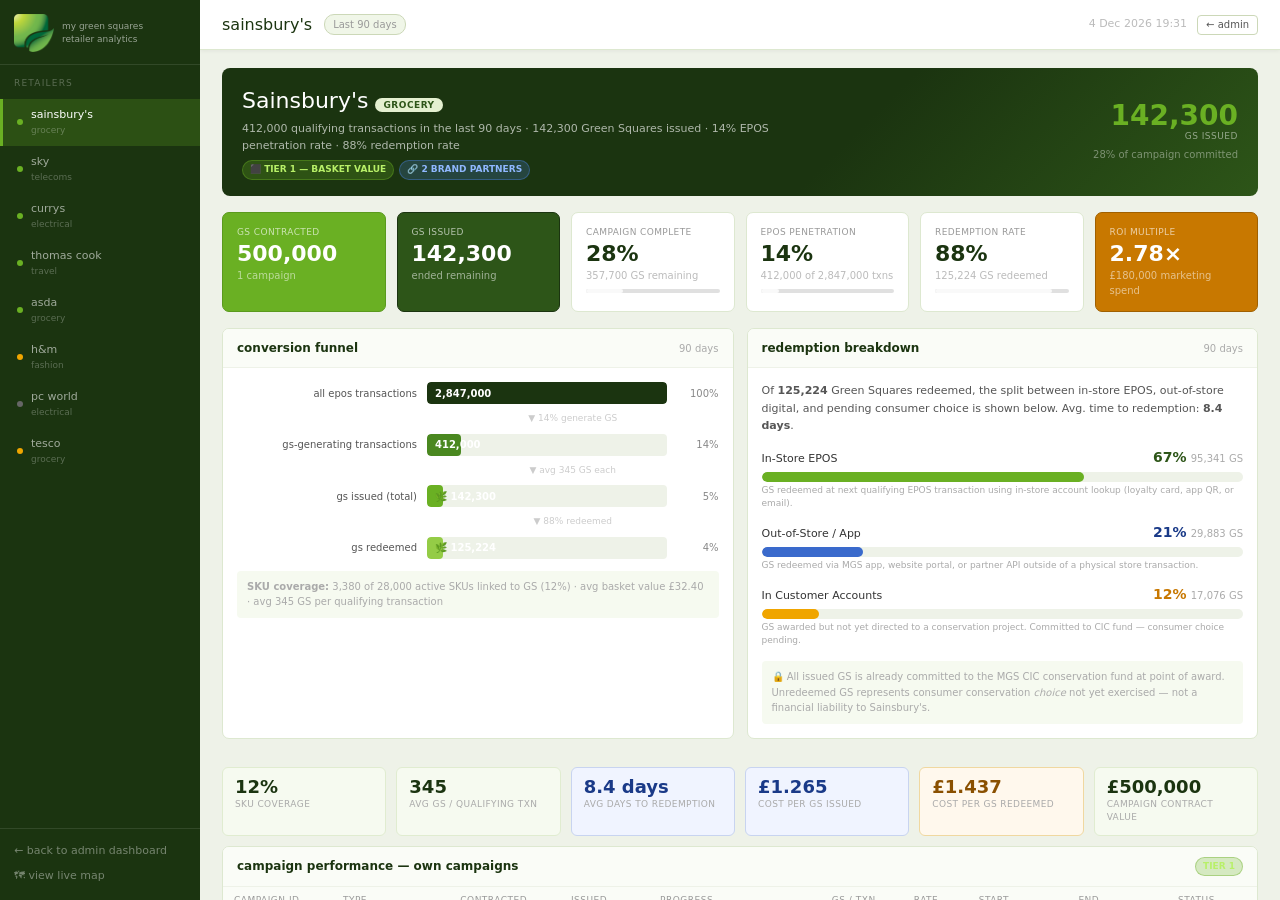
<file: retailer-analytics.html>
<!DOCTYPE html>
<html lang="en">
<head>
  <meta charset="UTF-8">
  <meta name="viewport" content="width=device-width, initial-scale=1.0">
  <title>MGS — Retailer Analytics</title>
  <link rel="stylesheet" href="assets/css/mgs-style-guide.css">
  <style>
    *, *::before, *::after { box-sizing: border-box; margin: 0; padding: 0; }
    body { font-family: var(--font-primary,'Helvetica Neue',Arial,sans-serif); font-size: 13px; color: #333; background: #eef2e8; height: 100vh; overflow: hidden; }
    .shell { display: flex; height: 100vh; }

    /* ── Sidebar ── */
    .sidebar { width: 200px; flex-shrink: 0; background: #1b3410; display: flex; flex-direction: column; }
    .sidebar-logo { padding: 14px 14px 12px; border-bottom: 1px solid rgba(255,255,255,0.1); display: flex; align-items: center; gap: 8px; }
    .sidebar-logo img { height: 30px; }
    .sidebar-logo-text { color: rgba(255,255,255,0.55); font-size: 9px; line-height: 1.4; text-transform: lowercase; }
    .sidebar-label { font-size: 9px; text-transform: uppercase; letter-spacing: 1.2px; color: rgba(255,255,255,0.28); padding: 12px 14px 4px; }
    .retailer-list { flex: 1; overflow-y: auto; padding: 4px 0; }
    .ret-item { display: flex; align-items: center; gap: 8px; padding: 8px 14px; color: rgba(255,255,255,0.58); font-size: 11px; text-transform: lowercase; cursor: pointer; border-left: 3px solid transparent; transition: all 0.12s; }
    .ret-item:hover { background: rgba(255,255,255,0.07); color: rgba(255,255,255,0.9); }
    .ret-item.active { background: rgba(106,176,35,0.22); color: white; border-left-color: #6ab023; }
    .ret-item .ret-dot { width: 6px; height: 6px; border-radius: 50%; flex-shrink: 0; }
    .ret-item .ret-cat { font-size: 9px; color: rgba(255,255,255,0.28); margin-top: 1px; }
    .ret-dot-active   { background: #6ab023; }
    .ret-dot-inactive { background: #666; }
    .ret-dot-nocam    { background: #f0a500; }
    .sidebar-footer { padding: 10px 14px 12px; border-top: 1px solid rgba(255,255,255,0.1); }
    .sidebar-footer a { display: block; color: rgba(255,255,255,0.4); font-size: 11px; text-decoration: none; padding: 4px 0; cursor: pointer; }
    .sidebar-footer a:hover { color: rgba(255,255,255,0.85); }

    /* ── Main ── */
    .main { flex: 1; display: flex; flex-direction: column; overflow: hidden; min-width: 0; }
    .topbar { background: white; border-bottom: 1px solid #dde8d0; padding: 0 22px; height: 50px; display: flex; align-items: center; justify-content: space-between; flex-shrink: 0; box-shadow: 0 1px 4px rgba(0,0,0,0.06); }
    .topbar-left { display: flex; align-items: center; gap: 12px; }
    .topbar-retailer { font-size: 16px; color: #1b3410; text-transform: lowercase; font-weight: normal; }
    .topbar-period { font-size: 10px; color: #999; background: #f0f6e8; padding: 2px 8px; border-radius: 10px; border: 1px solid #ccd8b8; }
    .content { flex: 1; overflow-y: auto; padding: 18px 22px 40px; }

    /* ── Category badge ── */
    .cat-badge { font-size: 9px; font-weight: bold; text-transform: uppercase; letter-spacing: 0.5px; padding: 2px 8px; border-radius: 10px; }
    .cat-grocery    { background: #e4f0d0; color: #2d5518; }
    .cat-electrical { background: #ede0ff; color: #6600cc; }
    .cat-telecoms   { background: #e0eaff; color: #2244aa; }
    .cat-travel     { background: #fff3e0; color: #885500; }
    .cat-fashion    { background: #ffe0ec; color: #881144; }
    .cat-other      { background: #f0f0f0; color: #555; }

    /* ── Summary banner ── */
    .summary-banner { background: linear-gradient(135deg, #1b3410 60%, #2d5518); border-radius: 8px; padding: 16px 20px; color: white; margin-bottom: 16px; display: flex; align-items: center; justify-content: space-between; }
    .sb-left { }
    .sb-retailer { font-size: 22px; margin-bottom: 4px; }
    .sb-tagline { font-size: 11px; color: rgba(255,255,255,0.65); line-height: 1.5; max-width: 540px; }
    .sb-right { text-align: right; flex-shrink: 0; }
    .sb-big { font-size: 28px; font-weight: bold; color: #6ab023; line-height: 1; }
    .sb-big-lbl { font-size: 9px; text-transform: uppercase; color: rgba(255,255,255,0.5); letter-spacing: 0.5px; }
    .tier-badges { display: flex; gap: 5px; margin-top: 6px; }
    .tier-badge { display: inline-flex; align-items: center; gap: 3px; font-size: 9px; font-weight: bold; padding: 2px 7px; border-radius: 10px; text-transform: uppercase; }
    .tier-retailer { background: rgba(106,176,35,0.25); color: #b8f068; border: 1px solid rgba(106,176,35,0.4); }
    .tier-brand    { background: rgba(80,140,255,0.2); color: #90b8ff; border: 1px solid rgba(80,140,255,0.35); }

    /* ── KPI ── */
    .kpi-grid { display: grid; grid-template-columns: repeat(6, 1fr); gap: 11px; margin-bottom: 16px; }
    .kpi-card { background: white; border-radius: 7px; padding: 13px 14px; border: 1px solid #dde8d0; }
    .kpi-card.hi  { background: #6ab023; border-color: #5a9a1d; }
    .kpi-card.mid { background: #2d5518; border-color: #1b3410; }
    .kpi-card.amb { background: #c87800; border-color: #a06000; }
    .kpi-label { font-size: 9px; text-transform: uppercase; letter-spacing: 0.4px; color: #999; margin-bottom: 4px; }
    .kpi-card.hi .kpi-label, .kpi-card.mid .kpi-label, .kpi-card.amb .kpi-label { color: rgba(255,255,255,0.65); }
    .kpi-value { font-size: 22px; font-weight: bold; color: #1b3410; line-height: 1; margin-bottom: 3px; }
    .kpi-card.hi .kpi-value, .kpi-card.mid .kpi-value, .kpi-card.amb .kpi-value { color: white; }
    .kpi-sub { font-size: 10px; color: #bbb; }
    .kpi-card.hi .kpi-sub, .kpi-card.mid .kpi-sub, .kpi-card.amb .kpi-sub { color: rgba(255,255,255,0.55); }
    .kpi-prog { margin-top: 6px; }
    .kpi-prog-bar { background: rgba(0,0,0,0.12); border-radius: 3px; height: 4px; overflow: hidden; }
    .kpi-prog-fill { background: rgba(255,255,255,0.8); height: 100%; border-radius: 3px; transition: width 0.6s ease; }

    /* ── Panel ── */
    .panel { background: white; border-radius: 7px; border: 1px solid #dde8d0; overflow: hidden; margin-bottom: 14px; }
    .panel-header { padding: 10px 14px; border-bottom: 1px solid #eef2e8; display: flex; align-items: center; justify-content: space-between; background: #fafcf7; }
    .panel-title { font-size: 12px; font-weight: bold; color: #1b3410; text-transform: lowercase; }
    .panel-subtitle { font-size: 10px; color: #aaa; }
    .panel-body { padding: 14px; }
    .two-col { display: grid; grid-template-columns: 1fr 1fr; gap: 13px; margin-bottom: 14px; }
    .three-col { display: grid; grid-template-columns: 1fr 1fr 1fr; gap: 13px; margin-bottom: 14px; }

    /* ── Funnel chart ── */
    .funnel { display: flex; flex-direction: column; gap: 8px; }
    .funnel-row { display: flex; align-items: center; gap: 10px; }
    .funnel-label { font-size: 10px; color: #555; text-transform: lowercase; width: 180px; flex-shrink: 0; text-align: right; }
    .funnel-bar-wrap { flex: 1; background: #eef2e8; border-radius: 4px; height: 22px; overflow: hidden; position: relative; }
    .funnel-bar { height: 100%; border-radius: 4px; display: flex; align-items: center; padding: 0 8px; transition: width 0.7s ease; }
    .funnel-bar-val { font-size: 10px; font-weight: bold; color: white; white-space: nowrap; }
    .funnel-pct { font-size: 10px; color: #888; width: 42px; flex-shrink: 0; text-align: right; }
    .funnel-arrow { font-size: 9px; color: #ccc; text-align: center; margin-left: 190px; }
    .fb-total   { background: #1b3410; }
    .fb-eligible{ background: #4a8820; }
    .fb-issued  { background: #6ab023; }
    .fb-redeemed{ background: #94cc46; }

    /* ── Redemption breakdown ── */
    .redeem-bars { display: flex; flex-direction: column; gap: 12px; margin-top: 4px; }
    .rb-row { }
    .rb-header { display: flex; justify-content: space-between; align-items: baseline; margin-bottom: 4px; }
    .rb-label { font-size: 11px; color: #333; }
    .rb-pct { font-size: 14px; font-weight: bold; }
    .rb-count { font-size: 10px; color: #aaa; }
    .rb-bar { height: 10px; border-radius: 5px; background: #eef2e8; overflow: hidden; }
    .rb-fill { height: 100%; border-radius: 5px; transition: width 0.7s ease; }
    .rb-epos  { color: #2d5518; }
    .rb-out   { color: #1a3a88; }
    .rb-pend  { color: #c87800; }
    .fill-epos { background: #6ab023; }
    .fill-out  { background: #3a6acc; }
    .fill-pend { background: #f0a500; }
    .rb-detail { font-size: 9px; color: #aaa; margin-top: 2px; line-height: 1.45; }

    /* ── Stat row ── */
    .stat-row { display: flex; gap: 10px; margin-bottom: 10px; }
    .stat-box { flex: 1; background: #f6faf0; border: 1px solid #e0ecd0; border-radius: 6px; padding: 10px 12px; }
    .stat-box.blue { background: #f0f4ff; border-color: #c8d4f0; }
    .stat-box.amber { background: #fff8ed; border-color: #f0d8a0; }
    .stat-icon { font-size: 14px; margin-bottom: 4px; }
    .stat-val { font-size: 18px; font-weight: bold; color: #1b3410; line-height: 1; }
    .stat-lbl { font-size: 9px; text-transform: uppercase; color: #aaa; margin-top: 2px; letter-spacing: 0.4px; }
    .stat-box.blue .stat-val { color: #1a3a88; }
    .stat-box.amber .stat-val { color: #8a5000; }

    /* ── Data table ── */
    .data-table { width: 100%; border-collapse: collapse; font-size: 12px; }
    .data-table th { text-align: left; padding: 7px 11px; font-size: 9px; text-transform: uppercase; letter-spacing: 0.5px; color: #999; border-bottom: 2px solid #eef2e8; background: #fafcf7; font-weight: normal; white-space: nowrap; }
    .data-table td { padding: 8px 11px; border-bottom: 1px solid #f5f7f2; vertical-align: middle; }
    .data-table tr:last-child td { border-bottom: none; }
    .data-table tr:hover td { background: #fafdf7; }
    .prog-bar { background: #e4f0d0; border-radius: 3px; height: 6px; overflow: hidden; display: inline-block; vertical-align: middle; }
    .prog-fill { background: #6ab023; height: 100%; border-radius: 3px; }

    /* ── Pills / badges ── */
    .pill { font-size: 9px; padding: 2px 7px; border-radius: 10px; text-transform: uppercase; font-weight: bold; }
    .pill-active   { background: #6ab023; color: white; }
    .pill-complete { background: #3c3c28; color: rgba(255,255,255,0.7); }
    .pill-paused   { background: #f0a500; color: white; }
    .pill-draft    { background: #aaa; color: white; }
    .pill-approved { background: #6ab023; color: white; }
    .pill-pending  { background: #f0a500; color: white; }

    /* ── ROI panel ── */
    .roi-grid { display: grid; grid-template-columns: repeat(3,1fr); gap: 11px; margin-bottom: 14px; }
    .roi-card { background: #1b3410; border-radius: 7px; padding: 14px 15px; color: white; }
    .roi-card.blue { background: #1a2d5a; }
    .roi-card.amber { background: #7a4500; }
    .roi-label { font-size: 9px; text-transform: uppercase; letter-spacing: 0.5px; color: rgba(255,255,255,0.5); margin-bottom: 6px; }
    .roi-val { font-size: 26px; font-weight: bold; color: #6ab023; line-height: 1; margin-bottom: 3px; }
    .roi-card.blue .roi-val { color: #7faeff; }
    .roi-card.amber .roi-val { color: #ffcc66; }
    .roi-sub { font-size: 10px; color: rgba(255,255,255,0.45); }
    .roi-formula { font-size: 9px; font-family: monospace; color: rgba(255,255,255,0.3); margin-top: 5px; background: rgba(0,0,0,0.2); padding: 3px 6px; border-radius: 3px; }

    /* ── Marketing comparison ── */
    .mkt-compare { display: grid; grid-template-columns: 1fr 1fr; gap: 11px; }
    .mkt-bar-chart { }
    .mbc-row { display: flex; align-items: center; gap: 10px; margin-bottom: 9px; }
    .mbc-label { font-size: 10px; color: #555; width: 140px; flex-shrink: 0; }
    .mbc-bar-wrap { flex: 1; background: #eef2e8; border-radius: 3px; height: 16px; overflow: hidden; }
    .mbc-bar { height: 100%; border-radius: 3px; display: flex; align-items: center; padding: 0 6px; min-width: 30px; }
    .mbc-val { font-size: 9px; font-weight: bold; color: white; }
    .mbc-contract { background: #6ab023; }
    .mbc-spend    { background: #1a2d5a; }
    .mbc-cpc      { background: #c87800; }

    /* ── Methodology accordion ── */
    .method-section { background: white; border-radius: 7px; border: 1px solid #dde8d0; overflow: hidden; margin-bottom: 14px; }
    .method-header { padding: 13px 16px; background: #1b3410; color: white; display: flex; align-items: center; justify-content: space-between; cursor: pointer; }
    .method-header-text { font-size: 13px; text-transform: lowercase; }
    .method-version { font-size: 10px; color: rgba(255,255,255,0.4); }
    .method-toggle { font-size: 18px; color: rgba(255,255,255,0.6); transition: transform 0.2s; }
    .method-header.open .method-toggle { transform: rotate(45deg); }
    .method-body { display: none; padding: 0; }
    .method-body.open { display: block; }
    .method-item { border-bottom: 1px solid #eef2e8; }
    .method-item:last-child { border-bottom: none; }
    .method-item-header { padding: 11px 16px; display: flex; align-items: center; gap: 10px; cursor: pointer; background: #fafcf7; }
    .method-item-header:hover { background: #f0f6e8; }
    .method-num { font-size: 10px; font-weight: bold; color: white; background: #6ab023; width: 20px; height: 20px; border-radius: 50%; display: flex; align-items: center; justify-content: center; flex-shrink: 0; }
    .method-item-title { font-size: 12px; font-weight: bold; color: #1b3410; text-transform: lowercase; flex: 1; }
    .method-item-formula { font-size: 10px; color: #aaa; font-family: monospace; }
    .method-item-body { padding: 12px 16px 14px 46px; background: white; display: none; }
    .method-item-body.open { display: block; }
    .method-def { font-size: 11px; color: #555; line-height: 1.65; margin-bottom: 6px; }
    .method-formula-box { background: #f6faf0; border: 1px solid #d8ecca; border-radius: 4px; padding: 8px 12px; font-family: monospace; font-size: 11px; color: #2d5518; margin-bottom: 6px; }
    .method-note { font-size: 10px; color: #888; font-style: italic; line-height: 1.55; padding: 6px 10px; background: #fafcf7; border-left: 3px solid #ccd8b8; border-radius: 0 3px 3px 0; }

    /* ── No campaign state ── */
    .no-campaign { text-align: center; padding: 50px 30px; color: #aaa; }
    .no-campaign-icon { font-size: 40px; margin-bottom: 12px; opacity: 0.4; }
    .no-campaign h3 { font-size: 16px; color: #888; font-weight: normal; margin-bottom: 6px; text-transform: lowercase; }
    .no-campaign p { font-size: 12px; max-width: 360px; margin: 0 auto; line-height: 1.6; }

    /* ── Buttons ── */
    .btn { display: inline-flex; align-items: center; gap: 5px; padding: 6px 13px; border-radius: 4px; font-size: 12px; font-family: inherit; text-transform: lowercase; cursor: pointer; border: 1px solid transparent; text-decoration: none; transition: all 0.12s; }
    .btn-primary   { background: #6ab023; color: white; border-color: #5a9a1d; }
    .btn-primary:hover { background: #5a9a1d; }
    .btn-secondary { background: white; color: #555; border-color: #ccd8b8; }
    .btn-secondary:hover { background: #f5f8f0; }
    .btn-xs { padding: 2px 8px; font-size: 10px; }

    ::-webkit-scrollbar { width: 5px; }
    ::-webkit-scrollbar-track { background: transparent; }
    ::-webkit-scrollbar-thumb { background: #b8ccaa; border-radius: 3px; }
  </style>
</head>
<body>
<div class="shell">

  <!-- ── Sidebar ── -->
  <aside class="sidebar">
    <div class="sidebar-logo">
      <img src="assets/images/gs-icon-flat.png" alt="MGS" style="height:38px;width:auto;">
      <div class="sidebar-logo-text">my green squares<br>retailer analytics</div>
    </div>
    <div class="sidebar-label">retailers</div>
    <div class="retailer-list" id="retailerList"></div>
    <div class="sidebar-footer">
      <a href="admin.html">← back to admin dashboard</a>
      <a href="map.html">🗺 view live map</a>
    </div>
  </aside>

  <!-- ── Main ── -->
  <div class="main">
    <header class="topbar">
      <div class="topbar-left">
        <span class="topbar-retailer" id="topRetailerName">—</span>
        <span class="topbar-period" id="topPeriod">Last 90 days</span>
      </div>
      <div style="display:flex;align-items:center;gap:10px;">
        <span id="topClock" style="font-size:11px;color:#bbb;"></span>
        <a href="admin.html" class="btn btn-secondary btn-xs">← admin</a>
      </div>
    </header>

    <main class="content" id="analyticsContent">
      <div class="no-campaign">
        <div class="no-campaign-icon">🏪</div>
        <h3>select a retailer</h3>
        <p>Choose a retailer from the sidebar to view their conversion analytics and campaign performance.</p>
      </div>
    </main>
  </div>
</div>

<script>
// ── Simulated EPOS analytics per retailer ───────────────────────────────────
// These represent 90-day reporting period figures for the demonstrator.
// In production these would be sourced from the EPOS integration via MGS API.
var statsDefaults = {
  'RET001': { // Sainsbury's
    period: '90 days',
    totalTxns: 2847000,       // total EPOS transactions in period
    gsTxns: 412000,           // transactions that generated ≥1 GS award (14.5%)
    skuCount: 28000,          // total active product SKUs
    gsSkuCount: 3380,         // SKUs linked to an active GS campaign (12.1%)
    redeemedEposFrac: 0.67,   // fraction of issued GS redeemed in-store
    redeemedOutStoreFrac: 0.21, // fraction redeemed via app/online
    avgBasket: 32.40,         // average basket value £
    marketingSpend: 180000,   // £ marketing spend associated with GS campaign
    gsPerQualTxn: 345,        // average GS per qualifying transaction
    avgDaysToRedeem: 8.4,     // mean days from award to redemption
    startDate: '2025-09-01',
    endDate: '2026-02-28'
  },
  'RET005': { // ASDA
    period: '90 days',
    totalTxns: 1920000,
    gsTxns: 248000,           // 12.9%
    skuCount: 22000,
    gsSkuCount: 2200,         // 10.0%
    redeemedEposFrac: 0.61,
    redeemedOutStoreFrac: 0.24,
    avgBasket: 28.80,
    marketingSpend: 120000,
    gsPerQualTxn: 360,
    avgDaysToRedeem: 11.2,
    startDate: '2025-10-01',
    endDate: '2026-02-28'
  },
  'RET003': { // Currys
    period: '90 days',
    totalTxns: 184000,
    gsTxns: 67800,            // 36.8% — customers seeking GS products specifically
    skuCount: 4200,
    gsSkuCount: 820,          // 19.5%
    redeemedEposFrac: 0.58,
    redeemedOutStoreFrac: 0.31,
    avgBasket: 284.00,
    marketingSpend: 85000,
    gsPerQualTxn: 1000,       // higher per transaction (expensive items)
    avgDaysToRedeem: 14.8,
    startDate: '2025-11-01',
    endDate: '2026-02-28'
  },
  'RET002': { // Sky
    period: '90 days',
    totalTxns: 142000,        // sign-ups, renewals, upgrades
    gsTxns: 44200,            // 31.1%
    skuCount: 45,             // subscription packages
    gsSkuCount: 12,           // 26.7%
    redeemedEposFrac: 0.44,   // lower in-store — mostly digital
    redeemedOutStoreFrac: 0.43,
    avgBasket: 52.00,         // avg monthly subscription value
    marketingSpend: 72000,
    gsPerQualTxn: 280,
    avgDaysToRedeem: 19.3,
    startDate: '2025-10-01',
    endDate: '2026-02-28'
  },
  'RET004': { // Thomas Cook
    period: '90 days',
    totalTxns: 38000,         // holiday bookings
    gsTxns: 12100,            // 31.8%
    skuCount: 320,            // holiday packages
    gsSkuCount: 89,           // 27.8%
    redeemedEposFrac: 0.38,   // lower — many redeem in-resort digitally
    redeemedOutStoreFrac: 0.49,
    avgBasket: 1240.00,       // avg booking value
    marketingSpend: 45000,
    gsPerQualTxn: 420,
    avgDaysToRedeem: 24.6,
    startDate: '2025-12-01',
    endDate: '2026-02-28'
  }
};

// Default campaign/retailer data (mirrors admin.html defaults)
var defaultCampaigns = [
  { id:'CAM001', clientName:"Sainsbury's", participantType:'retailer', campaignType:'retailer-basket', contractedGs:500000, gsIssued:142300, gsPerTxn:10, rate:1, status:'active', startDate:'2025-09-01', endDate:'2026-02-28', consumerMsg:"Shop at Sainsbury's and earn Green Squares towards Amazon rainforest conservation." },
  { id:'CAM002', clientName:'ASDA',        participantType:'retailer', campaignType:'retailer-basket', contractedGs:380000, gsIssued:89400,  gsPerTxn:8,  rate:1, status:'active', startDate:'2025-10-01', endDate:'2026-02-28', consumerMsg:"Every ASDA shop earns Green Squares helping protect our planet's forests." },
  { id:'CAM003', clientName:'Currys',      participantType:'retailer', campaignType:'retailer-basket', contractedGs:220000, gsIssued:67800,  gsPerTxn:12, rate:1, status:'active', startDate:'2025-11-01', endDate:'2026-02-28', consumerMsg:"Buy technology that cares — earn Green Squares with every Currys purchase." },
  { id:'CAM004', clientName:'Sky',         participantType:'retailer', campaignType:'product-purchase', contractedGs:180000, gsIssued:44200, gsPerTxn:6,  rate:1, status:'active', startDate:'2025-10-01', endDate:'2026-02-28', consumerMsg:"Your Sky subscription helps save the Amazon — earn Green Squares every month." },
  { id:'CAM005', clientName:'Thomas Cook', participantType:'retailer', campaignType:'product-purchase', contractedGs:95000,  gsIssued:12100, gsPerTxn:15, rate:1, status:'active', startDate:'2025-12-01', endDate:'2026-02-28', consumerMsg:"Book your dream holiday and earn Green Squares that protect our forests." },
  { id:'CAM006', clientName:'Nestlé',      participantType:'brand',    campaignType:'product-purchase', contractedGs:150000, gsIssued:28400, gsPerUnit:null, rate:1, status:'active', approvedRetailers:["Sainsbury's","ASDA","Tesco"], startDate:'2025-09-15', endDate:'2026-03-15' },
  { id:'CAM007', clientName:'Samsung',     participantType:'brand',    campaignType:'product-purchase', contractedGs:80000,  gsIssued:19200, gsPerUnit:null, rate:1, status:'active', approvedRetailers:['Currys','PC World'], startDate:'2025-11-01', endDate:'2026-04-30' },
  { id:'CAM008', clientName:'Unilever',    participantType:'brand',    campaignType:'product-purchase', contractedGs:120000, gsIssued:34600, gsPerUnit:null, rate:1, status:'active', approvedRetailers:["Sainsbury's","ASDA"], startDate:'2025-10-01', endDate:'2026-03-31' }
];

var defaultRelationships = [
  { id:'REL001', brandCampaignId:'CAM006', retailerName:"Sainsbury's", status:'approved', approvedDate:'2025-09-10', mgsRef:'MGS-REL-001' },
  { id:'REL002', brandCampaignId:'CAM006', retailerName:'ASDA',        status:'approved', approvedDate:'2025-10-05', mgsRef:'MGS-REL-002' },
  { id:'REL003', brandCampaignId:'CAM006', retailerName:'Tesco',       status:'approved', approvedDate:'2025-09-12', mgsRef:'MGS-REL-003' },
  { id:'REL004', brandCampaignId:'CAM007', retailerName:'Currys',      status:'approved', approvedDate:'2025-11-03', mgsRef:'MGS-REL-004' },
  { id:'REL005', brandCampaignId:'CAM007', retailerName:'PC World',    status:'approved', approvedDate:'2025-11-03', mgsRef:'MGS-REL-005' },
  { id:'REL006', brandCampaignId:'CAM008', retailerName:"Sainsbury's", status:'approved', approvedDate:'2025-10-08', mgsRef:'MGS-REL-006' },
  { id:'REL007', brandCampaignId:'CAM008', retailerName:'ASDA',        status:'approved', approvedDate:'2025-10-09', mgsRef:'MGS-REL-007' },
  { id:'REL008', brandCampaignId:'CAM008', retailerName:'Tesco',       status:'pending',  approvedDate:null,          mgsRef:'MGS-REL-008' }
];

var defaultRetailers = [
  { id:'RET001', name:"Sainsbury's", category:'grocery',    active:true  },
  { id:'RET002', name:'Sky',         category:'telecoms',   active:true  },
  { id:'RET003', name:'Currys',      category:'electrical', active:true  },
  { id:'RET004', name:'Thomas Cook', category:'travel',     active:true  },
  { id:'RET005', name:'ASDA',        category:'grocery',    active:true  },
  { id:'RET006', name:'H&M',         category:'fashion',    active:true  },
  { id:'RET007', name:'PC World',    category:'electrical', active:false },
  { id:'RET008', name:'Tesco',       category:'grocery',    active:true  }
];

var defaultProducts = [
  { id:'PRD001', productName:'Nescafe Gold 200g',    brand:'Nestlé',   sku:'NES-GLD-200', gsPerUnit:25, campaignId:'CAM006', active:true },
  { id:'PRD002', productName:'Nescafe Original 300g',brand:'Nestlé',   sku:'NES-ORG-300', gsPerUnit:18, campaignId:'CAM006', active:true },
  { id:'PRD003', productName:"Samsung 55\" QLED TV", brand:'Samsung',  sku:'SAM-QLED-55', gsPerUnit:250,campaignId:'CAM007', active:true },
  { id:'PRD004', productName:'Samsung Galaxy S25',   brand:'Samsung',  sku:'SAM-S25-256', gsPerUnit:85, campaignId:'CAM007', active:true },
  { id:'PRD005', productName:'Persil Bio 2.5kg',     brand:'Unilever', sku:'UNI-PER-2500',gsPerUnit:12, campaignId:'CAM008', active:true },
  { id:'PRD006', productName:'Dove Body Wash 500ml', brand:'Unilever', sku:'UNI-DOV-500',  gsPerUnit:8,  campaignId:'CAM008', active:true }
];

// ── State ────────────────────────────────────────────────────────────────────
var campaigns     = JSON.parse(localStorage.getItem('mgs_campaigns'))    || defaultCampaigns;
var relationships = JSON.parse(localStorage.getItem('mgs_rels'))         || defaultRelationships;
var retailers     = JSON.parse(localStorage.getItem('mgs_retailers'))    || defaultRetailers;
var products      = JSON.parse(localStorage.getItem('mgs_products'))     || defaultProducts;
var currentRetId  = null;

// ── Boot ────────────────────────────────────────────────────────────────────
function boot() {
  buildRetailerList();
  tick(); setInterval(tick, 30000);
  var params = new URLSearchParams(location.search);
  var id = params.get('id');
  if (id) {
    showRetailer(id);
  } else {
    // default to first active retailer with campaign
    var first = retailers.find(function(r) {
      return r.active && campaigns.some(function(c){ return c.clientName === r.name && c.participantType === 'retailer'; });
    });
    if (first) showRetailer(first.id);
  }
}

function tick() {
  var d = new Date();
  document.getElementById('topClock').textContent =
    d.toLocaleDateString('en-GB',{day:'numeric',month:'short',year:'numeric'}) + '  ' +
    d.toLocaleTimeString('en-GB',{hour:'2-digit',minute:'2-digit'});
}

function buildRetailerList() {
  var html = retailers.map(function(r) {
    var hasCam = campaigns.some(function(c){ return c.clientName === r.name && c.participantType === 'retailer'; });
    var dotClass = !r.active ? 'ret-dot-inactive' : hasCam ? 'ret-dot-active' : 'ret-dot-nocam';
    var title = hasCam ? '' : ' title="no active campaign"';
    return '<div class="ret-item" id="retItem_'+r.id+'" onclick="showRetailer(\''+r.id+'\')"'+title+'>'+
      '<span class="ret-dot '+dotClass+'"></span>'+
      '<div><div>'+r.name+'</div><div class="ret-cat">'+r.category+'</div></div>'+
    '</div>';
  }).join('');
  document.getElementById('retailerList').innerHTML = html;
}

function showRetailer(id) {
  currentRetId = id;
  // update URL without reload
  history.replaceState(null,'','?id='+id);
  // highlight sidebar
  document.querySelectorAll('.ret-item').forEach(function(el){ el.classList.remove('active'); });
  var item = document.getElementById('retItem_'+id);
  if (item) item.classList.add('active');
  // find retailer
  var ret = retailers.find(function(r){ return r.id === id; });
  if (!ret) return;
  document.getElementById('topRetailerName').textContent = ret.name;
  // render
  renderRetailerAnalytics(ret);
}

function renderRetailerAnalytics(ret) {
  var content = document.getElementById('analyticsContent');
  var ownCams  = campaigns.filter(function(c){ return c.clientName === ret.name && c.participantType === 'retailer'; });
  var brandRels = relationships.filter(function(r){ return r.retailerName === ret.name && r.status === 'approved'; });
  var brandCams = brandRels.map(function(r){ return campaigns.find(function(c){ return c.id === r.brandCampaignId; }); }).filter(Boolean);

  if (ownCams.length === 0) {
    content.innerHTML = buildNoCampaignState(ret);
    return;
  }

  var s = statsDefaults[ret.id] || buildDefaultStats(ownCams);
  var totalContracted  = ownCams.reduce(function(a,c){ return a+c.contractedGs; }, 0);
  var totalIssued      = ownCams.reduce(function(a,c){ return a+c.gsIssued; }, 0);
  var brandIssued      = brandRels.reduce(function(sum, r){
    var cam = campaigns.find(function(c){ return c.id === r.brandCampaignId; });
    return sum + (cam ? Math.round(cam.gsIssued * 0.35) : 0); // ~35% issued at this retailer (demo)
  }, 0);

  var completionPct    = pct(totalIssued, totalContracted);
  var eposPct          = pct(s.gsTxns, s.totalTxns);
  var skuPct           = pct(s.gsSkuCount, s.skuCount);
  var redeemedTotal    = Math.round(totalIssued * (s.redeemedEposFrac + s.redeemedOutStoreFrac));
  var redeemedEpos     = Math.round(totalIssued * s.redeemedEposFrac);
  var redeemedOut      = Math.round(totalIssued * s.redeemedOutStoreFrac);
  var redeemedPend     = totalIssued - redeemedEpos - redeemedOut;
  var redeemRate       = pct(redeemedTotal, totalIssued);
  var contractValue    = totalContracted * 1; // £1 per GS
  var roi              = s.marketingSpend > 0 ? (contractValue / s.marketingSpend).toFixed(2) : '—';
  var cpi              = s.marketingSpend > 0 && totalIssued > 0 ? '£'+(s.marketingSpend/totalIssued).toFixed(3) : '—';
  var cpr              = s.marketingSpend > 0 && redeemedTotal > 0 ? '£'+(s.marketingSpend/redeemedTotal).toFixed(3) : '—';

  // Days remaining
  var daysLeft = '—';
  var cam0 = ownCams[0];
  if (cam0 && cam0.endDate) {
    var end = new Date(cam0.endDate);
    var now = new Date();
    var diff = Math.round((end - now) / 86400000);
    daysLeft = diff > 0 ? diff + ' days' : 'ended';
  }

  var catClass = 'cat-' + ret.category;

  var html = '';

  // ── Summary banner ──────────────────────────────────────────────────────
  html += '<div class="summary-banner">'+
    '<div class="sb-left">'+
      '<div class="sb-retailer">'+ret.name+'  <span class="cat-badge '+catClass+'">'+ret.category+'</span></div>'+
      '<div class="sb-tagline">'+
        fmt(s.gsTxns)+' qualifying transactions in the last '+s.period+' · '+
        fmt(totalIssued)+' Green Squares issued · '+
        eposPct+'% EPOS penetration rate · '+redeemRate+'% redemption rate'+
      '</div>'+
      '<div class="tier-badges">'+
        '<span class="tier-badge tier-retailer">⬛ tier 1 — basket value</span>'+
        (brandCams.length ? '<span class="tier-badge tier-brand">🔗 '+brandCams.length+' brand partner'+(brandCams.length>1?'s':'')+'</span>' : '')+
      '</div>'+
    '</div>'+
    '<div class="sb-right">'+
      '<div class="sb-big">'+fmt(totalIssued)+'</div>'+
      '<div class="sb-big-lbl">GS issued</div>'+
      '<div style="font-size:10px;color:rgba(255,255,255,0.4);margin-top:4px;">'+completionPct+'% of campaign committed</div>'+
    '</div>'+
  '</div>';

  // ── KPI grid ─────────────────────────────────────────────────────────────
  html += '<div class="kpi-grid">'+
    kpi('GS Contracted',    fmt(totalContracted),       ownCams.length+' campaign'+(ownCams.length>1?'s':''), 'hi')+
    kpi('GS Issued',        fmt(totalIssued),            daysLeft+' remaining', 'mid')+
    kpi2('Campaign Complete', completionPct+'%',         fmt(totalContracted-totalIssued)+' GS remaining', completionPct, '')+
    kpi2('EPOS Penetration',  eposPct+'%',               fmt(s.gsTxns)+' of '+fmt(s.totalTxns)+' txns', eposPct, '')+
    kpi2('Redemption Rate',   redeemRate+'%',             fmt(redeemedTotal)+' GS redeemed', redeemRate, '')+
    kpi('ROI Multiple',     roi+'×',                    '£'+fmt(s.marketingSpend)+' marketing spend', 'amb')+
  '</div>';

  // ── Two col: Funnel + Redemption ─────────────────────────────────────────
  html += '<div class="two-col">';

  // Conversion funnel
  var maxTxns = s.totalTxns;
  html += '<div class="panel">'+
    '<div class="panel-header"><span class="panel-title">conversion funnel</span><span class="panel-subtitle">'+s.period+'</span></div>'+
    '<div class="panel-body">'+
    '<div class="funnel">'+
    funnelRow('All EPOS Transactions', s.totalTxns, maxTxns, 'fb-total')+
    '<div class="funnel-arrow">▼ '+eposPct+'% generate GS</div>'+
    funnelRow('GS-Generating Transactions', s.gsTxns, maxTxns, 'fb-eligible')+
    '<div class="funnel-arrow">▼ avg '+fmt(s.gsPerQualTxn)+' GS each</div>'+
    funnelRow('GS Issued (Total)', totalIssued, maxTxns, 'fb-issued', true)+
    '<div class="funnel-arrow">▼ '+redeemRate+'% redeemed</div>'+
    funnelRow('GS Redeemed', redeemedTotal, maxTxns, 'fb-redeemed', true)+
    '</div>'+
    '<div style="margin-top:12px;font-size:10px;color:#aaa;background:#f6faf0;padding:8px 10px;border-radius:4px;line-height:1.55;">'+
    '<strong>SKU coverage:</strong> '+fmt(s.gsSkuCount)+' of '+fmt(s.skuCount)+' active SKUs linked to GS ('+skuPct+'%) · '+
    'avg basket value £'+s.avgBasket.toFixed(2)+' · avg '+fmt(s.gsPerQualTxn)+' GS per qualifying transaction'+
    '</div>'+
    '</div></div>';

  // Redemption breakdown
  var eposPctR = Math.round(s.redeemedEposFrac*100);
  var outPctR  = Math.round(s.redeemedOutStoreFrac*100);
  var pendPctR = 100 - eposPctR - outPctR;
  html += '<div class="panel">'+
    '<div class="panel-header"><span class="panel-title">redemption breakdown</span><span class="panel-subtitle">'+s.period+'</span></div>'+
    '<div class="panel-body">'+
    '<div style="margin-bottom:12px;font-size:11px;color:#555;line-height:1.6;">'+
    'Of <strong>'+fmt(redeemedTotal)+'</strong> Green Squares redeemed, the split between in-store EPOS, out-of-store digital, and pending consumer choice is shown below. Avg. time to redemption: <strong>'+s.avgDaysToRedeem+' days</strong>.'+
    '</div>'+
    '<div class="redeem-bars">'+
    redeemBar('In-Store EPOS', eposPctR, redeemedEpos, 'rb-epos', 'fill-epos',
      'GS redeemed at next qualifying EPOS transaction using in-store account lookup (loyalty card, app QR, or email).')+
    redeemBar('Out-of-Store / App', outPctR, redeemedOut, 'rb-out', 'fill-out',
      'GS redeemed via MGS app, website portal, or partner API outside of a physical store transaction.')+
    redeemBar('In Customer Accounts', pendPctR, redeemedPend, 'rb-pend', 'fill-pend',
      'GS awarded but not yet directed to a conservation project. Committed to CIC fund — consumer choice pending.')+
    '</div>'+
    '<div style="margin-top:14px;font-size:10px;color:#aaa;background:#f6faf0;padding:8px 10px;border-radius:4px;line-height:1.55;">'+
    '🔒 All issued GS is already committed to the MGS CIC conservation fund at point of award. '+
    'Unredeemed GS represents consumer conservation <em>choice</em> not yet exercised — not a financial liability to '+ret.name+'.'+
    '</div>'+
    '</div></div>';

  html += '</div>'; // end two-col

  // ── Quick stats row ──────────────────────────────────────────────────────
  html += '<div class="stat-row">'+
    statBox('', skuPct+'%',    'SKU Coverage',           '')+
    statBox('', fmt(s.gsPerQualTxn), 'Avg GS / Qualifying Txn', '')+
    statBox('', s.avgDaysToRedeem+' days', 'Avg Days to Redemption', 'blue')+
    statBox('', cpi,           'Cost per GS Issued',     'blue')+
    statBox('', cpr,           'Cost per GS Redeemed',   'amber')+
    statBox('', '£'+fmt(contractValue), 'Campaign Contract Value', '')+
  '</div>';

  // ── Campaign Performance ─────────────────────────────────────────────────
  html += '<div class="panel">'+
    '<div class="panel-header">'+
      '<span class="panel-title">campaign performance — own campaigns</span>'+
      '<span class="tier-badge tier-retailer" style="font-size:9px;">tier 1</span>'+
    '</div>'+
    '<table class="data-table"><thead><tr>'+
      '<th>campaign id</th><th>type</th><th>contracted</th><th>issued</th>'+
      '<th>progress</th><th>GS / txn</th><th>rate</th><th>start</th><th>end</th><th>status</th>'+
    '</tr></thead><tbody>';
  ownCams.forEach(function(c) {
    var p = pct(c.gsIssued, c.contractedGs);
    html += '<tr>'+
      '<td><code style="font-size:10px;color:#6ab023;">'+c.id+'</code></td>'+
      '<td><span style="font-size:10px;color:#555;">'+c.campaignType.replace('-',' ')+'</span></td>'+
      '<td><strong>'+fmt(c.contractedGs)+'</strong></td>'+
      '<td>'+fmt(c.gsIssued)+'</td>'+
      '<td>'+
        '<div class="prog-bar" style="width:90px"><div class="prog-fill" style="width:'+p+'%"></div></div>'+
        ' <span style="font-size:10px;color:#aaa">'+p+'%</span>'+
      '</td>'+
      '<td style="font-size:11px;font-weight:bold;">'+c.gsPerTxn+'</td>'+
      '<td style="font-size:10px;color:#555;">£'+(c.rate||1)+'/GS</td>'+
      '<td style="font-size:10px;color:#aaa;">'+(c.startDate||'—')+'</td>'+
      '<td style="font-size:10px;color:#aaa;">'+(c.endDate||'—')+'</td>'+
      '<td><span class="pill pill-'+c.status+'">'+c.status+'</span></td>'+
    '</tr>';
  });
  html += '</tbody></table></div>';

  // ── Brand Contributions ──────────────────────────────────────────────────
  if (brandCams.length > 0) {
    html += '<div class="panel">'+
      '<div class="panel-header">'+
        '<span class="panel-title">brand campaign contributions at '+ret.name+'</span>'+
        '<span class="tier-badge tier-brand" style="font-size:9px;">tier 2</span>'+
      '</div>'+
      '<table class="data-table"><thead><tr>'+
        '<th>brand</th><th>campaign</th><th>products at this store</th>'+
        '<th>total contracted</th><th>total issued</th><th>est. issued here</th><th>MGS approval</th><th>status</th>'+
      '</tr></thead><tbody>';
    brandRels.forEach(function(rel) {
      var bc = campaigns.find(function(c){ return c.id === rel.brandCampaignId; });
      if (!bc) return;
      var prods = products.filter(function(p){ return p.campaignId === bc.id && p.active; });
      var estHere = Math.round(bc.gsIssued * 0.35);
      html += '<tr>'+
        '<td><strong>'+bc.clientName+'</strong></td>'+
        '<td><code style="font-size:10px;color:#3a6acc;">'+bc.id+'</code></td>'+
        '<td>'+prods.map(function(p){
          return '<span style="font-size:10px;background:#f0f4ff;border:1px solid #c8d4f0;border-radius:3px;padding:1px 5px;margin-right:3px;">'+
            p.productName+' <strong style="color:#1a3a88">+'+p.gsPerUnit+'</strong></span>';
        }).join('')+'</td>'+
        '<td>'+fmt(bc.contractedGs)+'</td>'+
        '<td>'+fmt(bc.gsIssued)+'</td>'+
        '<td style="color:#1a3a88;font-weight:bold;">~'+fmt(estHere)+'</td>'+
        '<td><span class="pill pill-'+rel.status+'">'+rel.status+'</span><span style="font-size:9px;color:#aaa;margin-left:5px;">'+rel.mgsRef+'</span></td>'+
        '<td><span class="pill pill-'+bc.status+'">'+bc.status+'</span></td>'+
      '</tr>';
    });
    html += '</tbody></table>'+
      '<div style="padding:10px 14px;font-size:10px;color:#888;background:#fafcf7;border-top:1px solid #eef2e8;line-height:1.55;">'+
      '🔒 <strong>CPRD compliance:</strong> MGS acts as independent intermediary validating all dual-award arrangements. '+
      'Brand GS at '+ret.name+' is independently calculated and separately contracted. '+
      'Dual awards are pre-approved by MGS to ensure all GS represents genuinely additional conservation value.'+
      '</div>'+
    '</div>';

    // Brand vs Own contribution visual
    var totalAll = totalIssued + brandIssued;
    var ownPct2  = totalAll > 0 ? Math.round(totalIssued/totalAll*100) : 0;
    var brdPct2  = 100 - ownPct2;
    html += '<div class="panel">'+
      '<div class="panel-header"><span class="panel-title">GS contribution split — own vs brand</span></div>'+
      '<div class="panel-body">'+
      '<div style="display:flex;align-items:center;gap:14px;margin-bottom:10px;">'+
        '<div style="flex:1;background:#eef2e8;border-radius:6px;height:28px;overflow:hidden;display:flex;">'+
          '<div style="width:'+ownPct2+'%;background:#6ab023;display:flex;align-items:center;justify-content:center;font-size:10px;color:white;font-weight:bold;">'+
            (ownPct2>15?ownPct2+'% own':'')+'</div>'+
          '<div style="width:'+brdPct2+'%;background:#3a6acc;display:flex;align-items:center;justify-content:center;font-size:10px;color:white;font-weight:bold;">'+
            (brdPct2>10?brdPct2+'% brand':'')+'</div>'+
        '</div>'+
      '</div>'+
      '<div style="display:flex;gap:16px;font-size:11px;">'+
        '<div><span style="display:inline-block;width:10px;height:10px;background:#6ab023;border-radius:2px;margin-right:4px;"></span>Own campaigns: '+fmt(totalIssued)+' GS ('+ownPct2+'%)</div>'+
        '<div><span style="display:inline-block;width:10px;height:10px;background:#3a6acc;border-radius:2px;margin-right:4px;"></span>Brand partner contributions: ~'+fmt(brandIssued)+' GS ('+brdPct2+'%)</div>'+
        '<div style="color:#aaa;">Combined: '+fmt(totalAll)+' GS</div>'+
      '</div>'+
      '</div></div>';
  }

  // ── Marketing ROI ────────────────────────────────────────────────────────
  html += '<div class="roi-grid">'+
    roiCard('Campaign Contract Value', '£'+fmt(contractValue), 'total GS × £1/GS standard rate', 'contractValue = contractedGS × rate', '')+
    roiCard('Marketing Spend', '£'+fmt(s.marketingSpend), 'associated promotional spend', 'as reported by retailer', 'blue')+
    roiCard('ROI Multiple', roi+'×', 'contract value vs marketing spend', 'contractValue ÷ marketingSpend', 'amber')+
  '</div>';

  var maxBar = Math.max(contractValue, s.marketingSpend);
  html += '<div class="panel">'+
    '<div class="panel-header"><span class="panel-title">commercial analysis — campaign value vs spend</span></div>'+
    '<div class="panel-body">'+
    '<div class="mkt-bar-chart">'+
    mktBar('Campaign Contract Value', contractValue, maxBar, '£', 'mbc-contract')+
    mktBar('Marketing Spend', s.marketingSpend, maxBar, '£', 'mbc-spend')+
    mktBar('Cost per GS Issued (×1000)', s.marketingSpend>0&&totalIssued>0?(s.marketingSpend/totalIssued*1000):0, maxBar, '£', 'mbc-cpc', true)+
    '</div>'+
    '<div style="margin-top:12px;display:grid;grid-template-columns:1fr 1fr 1fr 1fr;gap:10px;">'+
    miniStat('GS Issued', fmt(totalIssued))+
    miniStat('Cost per GS', cpi)+
    miniStat('Cost per Redeemed GS', cpr)+
    miniStat('Avg Days to Redeem', s.avgDaysToRedeem+' days')+
    '</div>'+
    '</div></div>';

  // ── Methodology ──────────────────────────────────────────────────────────
  html += buildMethodology();

  content.innerHTML = html;
}

// ── HTML helpers ─────────────────────────────────────────────────────────────
function kpi(label,value,sub,cls) {
  return '<div class="kpi-card'+(cls?' '+cls:'')+'">'+
    '<div class="kpi-label">'+label+'</div>'+
    '<div class="kpi-value">'+value+'</div>'+
    '<div class="kpi-sub">'+sub+'</div>'+
  '</div>';
}
function kpi2(label,value,sub,pctVal,cls) {
  return '<div class="kpi-card'+(cls?' '+cls:'')+'">'+
    '<div class="kpi-label">'+label+'</div>'+
    '<div class="kpi-value">'+value+'</div>'+
    '<div class="kpi-sub">'+sub+'</div>'+
    '<div class="kpi-prog">'+
      '<div class="kpi-prog-bar"><div class="kpi-prog-fill" style="width:'+Math.min(pctVal,100)+'%"></div></div>'+
    '</div>'+
  '</div>';
}
function funnelRow(label, val, maxVal, cls, isGS) {
  var w = maxVal > 0 ? Math.max(Math.round(val/maxVal*100), 3) : 0;
  var disp = isGS ? '🌿 '+fmt(val) : fmt(val);
  return '<div class="funnel-row">'+
    '<div class="funnel-label">'+label+'</div>'+
    '<div class="funnel-bar-wrap">'+
      '<div class="funnel-bar '+cls+'" style="width:'+w+'%">'+
        '<span class="funnel-bar-val">'+disp+'</span>'+
      '</div>'+
    '</div>'+
    '<div class="funnel-pct">'+(maxVal>0?Math.round(val/maxVal*100)+'%':'—')+'</div>'+
  '</div>';
}
function redeemBar(label, pctVal, count, pctClass, fillClass, detail) {
  return '<div class="rb-row">'+
    '<div class="rb-header">'+
      '<span class="rb-label">'+label+'</span>'+
      '<div>'+
        '<span class="rb-pct '+pctClass+'">'+pctVal+'%</span>'+
        ' <span class="rb-count">'+fmt(count)+' GS</span>'+
      '</div>'+
    '</div>'+
    '<div class="rb-bar"><div class="rb-fill '+fillClass+'" style="width:'+pctVal+'%"></div></div>'+
    '<div class="rb-detail">'+detail+'</div>'+
  '</div>';
}
function statBox(icon, val, lbl, type) {
  return '<div class="stat-box'+(type?' '+type:'')+'">'+
    (icon?'<div class="stat-icon">'+icon+'</div>':'')+
    '<div class="stat-val">'+val+'</div>'+
    '<div class="stat-lbl">'+lbl+'</div>'+
  '</div>';
}
function roiCard(label, val, sub, formula, type) {
  return '<div class="roi-card'+(type?' '+type:'')+'">'+
    '<div class="roi-label">'+label+'</div>'+
    '<div class="roi-val">'+val+'</div>'+
    '<div class="roi-sub">'+sub+'</div>'+
    '<div class="roi-formula">'+formula+'</div>'+
  '</div>';
}
function mktBar(label, val, maxVal, prefix, cls, scale) {
  var w = maxVal > 0 ? Math.max(Math.round(val/maxVal*100),2) : 0;
  var disp = prefix + (val>=1000 ? fmt(Math.round(val)) : val.toFixed(2));
  return '<div class="mbc-row">'+
    '<div class="mbc-label">'+label+'</div>'+
    '<div class="mbc-bar-wrap">'+
      '<div class="mbc-bar '+cls+'" style="width:'+w+'%">'+
        '<span class="mbc-val">'+disp+'</span>'+
      '</div>'+
    '</div>'+
  '</div>';
}
function miniStat(label, val) {
  return '<div style="background:#f6faf0;border:1px solid #e0ecd0;border-radius:5px;padding:9px 12px;">'+
    '<div style="font-size:14px;font-weight:bold;color:#1b3410;">'+val+'</div>'+
    '<div style="font-size:9px;text-transform:uppercase;color:#aaa;letter-spacing:0.4px;margin-top:2px;">'+label+'</div>'+
  '</div>';
}

function buildNoCampaignState(ret) {
  return '<div class="no-campaign">'+
    '<div class="no-campaign-icon">📋</div>'+
    '<h3>no active campaign — '+ret.name+'</h3>'+
    '<p>'+ret.name+' does not currently have an active MGS retailer campaign. '+
    'Once a campaign is set up in the admin dashboard, analytics will appear here.</p>'+
    '<br><a href="admin.html" class="btn btn-primary">+ set up campaign in admin</a>'+
  '</div>';
}

function buildDefaultStats(cams) {
  // Fallback for retailers without seeded stats
  var issued = cams.reduce(function(s,c){ return s+c.gsIssued; }, 0);
  return {
    period: '90 days', totalTxns: Math.round(issued*6.9), gsTxns: Math.round(issued*2.9),
    skuCount: 5000, gsSkuCount: 400, redeemedEposFrac: 0.55, redeemedOutStoreFrac: 0.25,
    avgBasket: 45.00, marketingSpend: 60000, gsPerQualTxn: 300, avgDaysToRedeem: 12.0
  };
}

// ── Methodology section ──────────────────────────────────────────────────────
function buildMethodology() {
  var items = [
    {
      num:1, title:'EPOS Penetration Rate',
      formula:'(GS-generating transactions ÷ total EPOS transactions) × 100',
      def:'The percentage of all EPOS transactions in the reporting period that generated at least one Green Square award.',
      fbox:'eposPenetration = (gsTxns ÷ totalTxns) × 100',
      note:'A transaction qualifies if it meets the basket value threshold (Tier 1 retailer) or contains ≥1 GS-linked SKU (Tier 2 brand product). In a stacking scenario, both can apply to the same transaction.'
    },
    {
      num:2, title:'SKU Coverage Rate',
      formula:'(GS-linked SKUs ÷ total active SKUs) × 100',
      def:'The percentage of the retailer\'s total product range that is actively linked to an MGS campaign — including own-brand Tier 1 lines and approved Tier 2 brand partner products.',
      fbox:'skuCoverage = (gsSkuCount ÷ totalSkuCount) × 100',
      note:'SKU count is based on active product listings at point of reporting. SKUs that have been delisted or are temporarily out of stock are excluded from the denominator.'
    },
    {
      num:3, title:'Redemption via EPOS (In-Store)',
      formula:'(GS redeemed in-store ÷ total GS issued) × 100',
      def:'GS redeemed at the next qualifying EPOS transaction using in-store account lookup.',
      fbox:'eposRedemption = (gsRedeemedInStore ÷ gsIssued) × 100',
      note:'Consumer\'s MGS account is identified at EPOS by loyalty card, app QR code, or registered email lookup. The GS balance is applied and a conservation contribution notification is shown on the customer receipt.'
    },
    {
      num:4, title:'Out-of-Store Redemption',
      formula:'(GS redeemed out-of-store ÷ total GS issued) × 100',
      def:'GS redeemed via the MGS app, website portal, or partner API integration outside of a physical store transaction.',
      fbox:'outStoreRedemption = (gsRedeemedOutStore ÷ gsIssued) × 100',
      note:'Includes: MGS app-initiated conservation choices, website redemption, email-triggered auto-redemption, and partner API calls. In-resort or in-branch digital redemption (e.g. Thomas Cook resort kiosk) is classified as out-of-store.'
    },
    {
      num:5, title:'Unredeemed GS (In Customer Account)',
      formula:'100% − EPOS redemption % − out-of-store redemption %',
      def:'GS awarded but not yet directed by the consumer to a specific conservation project. The GS is held in the consumer\'s MGS account.',
      fbox:'pendingRedemption = 100 − eposRedemption − outStoreRedemption',
      note:'🔒 Important: All issued GS is immediately committed to the MGS CIC conservation fund at point of award. Unredeemed GS represents consumer conservation choice not yet exercised — it is not a financial liability to the retailer. The CIC fund receives the full contribution regardless of redemption timing.'
    },
    {
      num:6, title:'GS per Qualifying Transaction',
      formula:'Total GS issued ÷ count of GS-generating transactions',
      def:'The average number of Green Squares earned per qualifying EPOS transaction in the reporting period.',
      fbox:'gsPerQualTxn = totalGsIssued ÷ gsTxns',
      note:'Retailer Tier 1: driven by basket value × GS rate (e.g. 10 GS per £1 of basket above threshold). Brand Tier 2: fixed per-unit award regardless of basket value. In stacking transactions, both tiers contribute to this average.'
    },
    {
      num:7, title:'Campaign Completion Rate',
      formula:'(GS issued ÷ GS contracted) × 100',
      def:'The percentage of the total contracted Green Square volume that has been issued to consumers to date.',
      fbox:'completionRate = (gsIssued ÷ contractedGs) × 100',
      note:'Issuance occurs at point of qualifying transaction. MGS settlement runs daily. The contracted volume represents the retailer\'s maximum commitment; actual issuance depends on consumer transaction volumes. Campaigns may be extended or topped up subject to MGS agreement.'
    },
    {
      num:8, title:'Campaign Contract Value vs Marketing Spend ROI',
      formula:'Campaign contract value (£) ÷ associated marketing spend (£)',
      def:'The ratio of the total MGS campaign contract value to the retailer\'s associated promotional marketing expenditure for the GS campaign.',
      fbox:'roi = contractValue ÷ marketingSpend\ncontractValue = contractedGs × £1/GS',
      note:'Campaign contract value = contracted GS × standard MGS rate (£1/GS); 70p per GS flows directly to the CIC conservation fund. Marketing spend is reported by the retailer and represents their own promotional investment (advertising, in-store, digital) attributed to the GS campaign.'
    },
    {
      num:9, title:'Cost per GS Issued',
      formula:'Marketing spend (£) ÷ GS issued in period',
      def:'The marketing investment required to generate each issued Green Square in the reporting period.',
      fbox:'costPerGsIssued = marketingSpend ÷ gsIssued',
      note:'This is the retailer\'s promotional cost per GS earned by a consumer. It is separate from the MGS contract cost (£1/GS) which flows to the CIC fund. Lower cost per GS issued indicates more efficient consumer GS engagement relative to promotional spend.'
    },
    {
      num:10, title:'Cost per GS Redeemed',
      formula:'Marketing spend (£) ÷ total GS redeemed (in-store + out-of-store)',
      def:'The total marketing investment per Green Square that a consumer actively redeems — directing their GS to a specific conservation project.',
      fbox:'costPerGsRedeemed = marketingSpend ÷ (gsRedeemedInStore + gsRedeemedOutStore)',
      note:'Lower cost per redemption indicates higher consumer engagement with the GS programme. Significant gap between cost-per-issued and cost-per-redeemed suggests an awareness opportunity: consumers are earning GS but not yet completing their conservation journey.'
    },
    {
      num:11, title:'Average Days to Redemption',
      formula:'Mean of (redemption timestamp − award timestamp) for all redeemed GS in period',
      def:'The mean number of days between a Green Square being awarded at EPOS and the consumer directing it to a conservation project.',
      fbox:'avgDaysToRedeem = mean(redemptionDate − awardDate)',
      note:'Tracked via MGS platform event timestamps. Award timestamp = EPOS transaction time. Redemption timestamp = in-store next-purchase lookup or app/web redemption event. Shorter redemption cycles indicate higher consumer engagement. Longer cycles (>30 days) may suggest awareness gaps — consider push notification triggers via MGS app.'
    },
    {
      num:12, title:'Campaign Size and Contracted Volume',
      formula:'Defined at contract execution — retailer or brand commits to a fixed GS volume',
      def:'The total number of Green Squares contracted by the retailer or brand for the campaign period. Campaigns can be Tier 1 (retailer basket-value) or Tier 2 (brand per-unit purchase).',
      fbox:'campaignSize = contractedGs\n// Tier 1: totalSpend × gsPerPound\n// Tier 2: unitsSold × gsPerUnit',
      note:'Campaign sizes are negotiated with MGS based on the retailer\'s or brand\'s expected transaction volume and desired consumer engagement level. The CIC fund commitment (70p per GS) is reserved at contract execution. No lower-grade carbon credits than Verra VCS are accepted.'
    }
  ];

  var html = '<div class="method-section">'+
    '<div class="method-header" onclick="toggleMethod(this)">'+
      '<div>'+
        '<div class="method-header-text">📐 mgs conversion analysis methodology</div>'+
        '<div class="method-version">Version 1.0 · MGS Analytics Framework · '+new Date().getFullYear()+'</div>'+
      '</div>'+
      '<span class="method-toggle">+</span>'+
    '</div>'+
    '<div class="method-body">'+
    items.map(function(item){
      return '<div class="method-item">'+
        '<div class="method-item-header" onclick="toggleMethodItem(this)">'+
          '<span class="method-num">'+item.num+'</span>'+
          '<span class="method-item-title">'+item.title+'</span>'+
          '<span class="method-item-formula">'+item.formula+'</span>'+
        '</div>'+
        '<div class="method-item-body">'+
          '<p class="method-def">'+item.def+'</p>'+
          '<div class="method-formula-box">'+item.fbox.replace(/\n/g,'<br>')+'</div>'+
          '<div class="method-note">'+item.note+'</div>'+
        '</div>'+
      '</div>';
    }).join('')+
    '</div></div>';
  return html;
}

function toggleMethod(header) {
  header.classList.toggle('open');
  var body = header.nextElementSibling;
  body.classList.toggle('open');
}

function toggleMethodItem(header) {
  var body = header.nextElementSibling;
  body.classList.toggle('open');
}

// ── Utilities ────────────────────────────────────────────────────────────────
function fmt(n) { return parseInt(n||0).toLocaleString(); }
function pct(a,b) { return b>0 ? Math.round(a/b*100) : 0; }

boot();
</script>
</body>
</html>
</file>
<file: assets/css/mgs-style-guide.css>
/* ============================================================
   MGS — mygreensquares.com
   CSS Style Guide
   Derived from original site design (Profoco, 2013)
   Last updated: 2026-03-16
   ============================================================
   CONTENTS
   1.  Custom Properties (Design Tokens)
   2.  Reset & Base
   3.  Typography
   4.  Layout & Grid
   5.  Header & Navigation
   6.  Hero / Carousel
   7.  Buttons
   8.  Sidebar Panels
   9.  Social Feed
   10. News & Project Cards
   11. Partner / Sponsor Logos
   12. Dashboard Tiles (account view)
   13. Progress Bars (square counts)
   14. Forms & Inputs
   15. Map Page
   16. Article / Blog Page
   17. Email Templates
   18. Footer
   19. Utility Classes
   ============================================================ */


/* -----------------------------------------------------------
   1. CUSTOM PROPERTIES (Design Tokens)
   ----------------------------------------------------------- */
:root {

  /* Colour Palette */
  --color-green-primary:    #6ab023;   /* Header bar, nav, main CTAs */
  --color-green-bright:     #8cc63f;   /* Accent headings, lime highlights, timestamps */
  --color-green-dark:       #4a7a18;   /* Hover states, pressed buttons */
  --color-green-tile:       #6db526;   /* "Supported by" & CTA tiles */
  --color-green-category:   #4d6320;   /* Dashboard category tile backgrounds */
  --color-green-olive:      #3c3c28;   /* Footer, dark sidebar panels */
  --color-green-pale:       #eaf0de;   /* Page body background */
  --color-green-light:      #f4f8ee;   /* Light content zone fills */
  --color-green-mid:        #c8dea0;   /* Subtle dividers, active progress */

  --color-white:            #ffffff;
  --color-off-white:        #f5f5f0;   /* Card / panel backgrounds */
  --color-grey-border:      #d8d8d0;   /* Input borders, dividers */
  --color-grey-light:       #eeeeea;   /* Subtle backgrounds */
  --color-grey-text:        #666666;   /* Standard body text */
  --color-grey-dark:        #333333;   /* Headings, strong text */
  --color-grey-meta:        #999999;   /* Timestamps, small labels */

  /* Typography */
  --font-primary:       Verdana, Geneva, 'DejaVu Sans', Arial, sans-serif;
  --font-size-xs:       10px;
  --font-size-sm:       11px;
  --font-size-base:     13px;
  --font-size-md:       14px;
  --font-size-lg:       16px;
  --font-size-xl:       20px;
  --font-size-2xl:      24px;
  --font-size-3xl:      32px;
  --font-size-hero:     40px;
  --line-height-base:   1.5;
  --line-height-tight:  1.2;

  /* Spacing */
  --space-xs:     4px;
  --space-sm:     8px;
  --space-md:     12px;
  --space-base:   16px;
  --space-lg:     20px;
  --space-xl:     24px;
  --space-2xl:    32px;
  --space-3xl:    48px;

  /* Layout */
  --container-width:      960px;
  --sidebar-width:        220px;
  --border-radius-sm:     3px;
  --border-radius-md:     5px;
  --border-radius-lg:     8px;

  /* Shadows */
  --shadow-panel:   0 1px 3px rgba(0, 0, 0, 0.15);
  --shadow-card:    0 2px 6px rgba(0, 0, 0, 0.12);
}


/* -----------------------------------------------------------
   2. RESET & BASE
   ----------------------------------------------------------- */
*, *::before, *::after {
  box-sizing: border-box;
  margin: 0;
  padding: 0;
}

html {
  font-size: var(--font-size-base);
  scroll-behavior: smooth;
}

body {
  font-family: var(--font-primary);
  font-size: var(--font-size-base);
  line-height: var(--line-height-base);
  color: var(--color-grey-text);
  background-color: var(--color-green-pale);
}

a {
  color: var(--color-green-primary);
  text-decoration: none;
}

a:hover {
  text-decoration: underline;
  color: var(--color-green-dark);
}

img {
  max-width: 100%;
  display: block;
}

ul, ol {
  list-style: none;
}


/* -----------------------------------------------------------
   3. TYPOGRAPHY
   NOTE: This design uses lowercase text throughout — headings,
   nav, buttons, labels — this is intentional brand style.
   ----------------------------------------------------------- */

h1, h2, h3, h4, h5, h6 {
  font-family: var(--font-primary);
  font-weight: normal;
  line-height: var(--line-height-tight);
  color: var(--color-grey-dark);
  text-transform: lowercase;
}

h1 { font-size: var(--font-size-hero); }
h2 { font-size: var(--font-size-3xl);  }
h3 { font-size: var(--font-size-xl);   }
h4 { font-size: var(--font-size-lg);   }
h5 { font-size: var(--font-size-md);   }
h6 { font-size: var(--font-size-base); }

/* Hero headline — white, overlaid on image */
.heading-hero {
  font-size: var(--font-size-hero);
  color: var(--color-white);
  text-transform: lowercase;
  font-weight: normal;
  line-height: 1.1;
  max-width: 320px;
}

/* Page section title — green on white */
.heading-section {
  font-size: var(--font-size-2xl);
  color: var(--color-green-primary);
  text-transform: lowercase;
  font-weight: normal;
  margin-bottom: var(--space-base);
}

/* Panel heading — white on dark background */
.heading-panel {
  font-size: var(--font-size-xl);
  color: var(--color-white);
  text-transform: lowercase;
  font-weight: bold;
  margin-bottom: var(--space-sm);
}

/* Accent heading — lime green (sidebar CTAs) */
.heading-accent {
  font-size: var(--font-size-md);
  color: var(--color-green-bright);
  text-transform: lowercase;
  font-weight: bold;
  line-height: 1.3;
  margin-bottom: var(--space-sm);
}

/* Article / news headline */
.heading-article {
  font-size: var(--font-size-lg);
  color: var(--color-green-primary);
  font-weight: bold;
  text-transform: none;
  margin-bottom: var(--space-xs);
  line-height: 1.3;
}

/* Sub-section title (article body) */
.heading-sub {
  font-size: var(--font-size-md);
  color: var(--color-green-primary);
  font-weight: bold;
  text-transform: lowercase;
  margin-top: var(--space-xl);
  margin-bottom: var(--space-sm);
}

p {
  font-size: var(--font-size-base);
  color: var(--color-grey-text);
  line-height: var(--line-height-base);
  margin-bottom: var(--space-base);
}

.text-sm   { font-size: var(--font-size-sm); }
.text-xs   { font-size: var(--font-size-xs); }
.text-meta {
  font-size: var(--font-size-xs);
  color: var(--color-green-bright);  /* Timestamps shown in lime green */
}


/* -----------------------------------------------------------
   4. LAYOUT & GRID
   ----------------------------------------------------------- */

/* Outer page wrapper — white content block centered on pale green */
.page-wrapper {
  max-width: var(--container-width);
  margin: 0 auto;
  background-color: var(--color-white);
  box-shadow: var(--shadow-card);
}

.container {
  width: 100%;
  max-width: var(--container-width);
  margin: 0 auto;
  padding: 0 var(--space-base);
}

/* Standard layout: main content + right sidebar */
.layout-content-sidebar {
  display: flex;
  align-items: flex-start;
}

.layout-main {
  flex: 1;
  min-width: 0;
  padding: var(--space-xl) var(--space-lg);
}

.layout-sidebar {
  width: var(--sidebar-width);
  flex-shrink: 0;
}

/* 3-column grid (news/projects pages) */
.grid-3col {
  display: grid;
  grid-template-columns: repeat(3, 1fr);
  gap: 2px;
}

/* 2-column grid */
.grid-2col {
  display: grid;
  grid-template-columns: repeat(2, 1fr);
  gap: 2px;
}

/* Dashboard account tiles */
.grid-tiles {
  display: grid;
  grid-template-columns: 1fr 1fr;
  gap: 2px;
}

/* Breadcrumb */
.breadcrumb {
  font-size: var(--font-size-sm);
  color: var(--color-grey-meta);
  padding: var(--space-sm) 0;
  margin-bottom: var(--space-base);
}

.breadcrumb a { color: var(--color-green-primary); }

.breadcrumb span + span::before {
  content: ' > ';
  color: var(--color-grey-meta);
}


/* -----------------------------------------------------------
   5. HEADER & NAVIGATION
   ----------------------------------------------------------- */

/* Top utility bar (search) */
.utility-bar {
  display: flex;
  justify-content: flex-end;
  align-items: center;
  padding: var(--space-xs) var(--space-base);
  background-color: var(--color-green-pale);
  gap: var(--space-xs);
}

.search-input {
  background-color: rgba(255, 255, 255, 0.7);
  border: 1px solid var(--color-grey-border);
  color: var(--color-grey-text);
  padding: var(--space-xs) var(--space-sm);
  font-size: var(--font-size-sm);
  font-family: var(--font-primary);
  border-radius: var(--border-radius-sm);
  width: 180px;
}

.search-input::placeholder { color: var(--color-grey-meta); }

/* Main header bar */
.site-header {
  background-color: var(--color-green-primary);
  display: flex;
  align-items: center;
  justify-content: space-between;
  height: 54px;
  padding: 0 var(--space-base);
}

/* Logo */
.site-logo {
  display: flex;
  align-items: center;
  gap: var(--space-sm);
  text-decoration: none;
}

.site-logo-text {
  font-size: var(--font-size-xl);
  color: var(--color-white);
  text-transform: lowercase;
  font-weight: normal;
  letter-spacing: -0.5px;
}

.site-logo-text .domain {
  font-size: var(--font-size-md);
  opacity: 0.85;
}

/* Nav links */
.site-nav {
  display: flex;
  align-items: center;
  height: 54px;
}

.site-nav a {
  color: var(--color-white);
  font-size: var(--font-size-base);
  text-transform: lowercase;
  text-decoration: none;
  padding: 0 var(--space-base);
  height: 100%;
  display: flex;
  align-items: center;
  transition: background-color 0.15s ease;
}

.site-nav a:hover,
.site-nav a.active {
  background-color: rgba(0, 0, 0, 0.15);
  text-decoration: none;
}

/* Account area (right end of nav) */
.nav-account {
  background-color: rgba(0, 0, 0, 0.2);
  border-left: 1px solid rgba(255, 255, 255, 0.2);
  font-size: var(--font-size-sm);
}

.nav-account-divider {
  color: rgba(255, 255, 255, 0.35);
  padding: 0 2px;
}

/* Dropdown menu */
.nav-dropdown {
  position: absolute;
  top: 54px;
  background-color: var(--color-white);
  min-width: 180px;
  box-shadow: var(--shadow-panel);
  z-index: 200;
}

.nav-dropdown a {
  color: var(--color-grey-dark);
  padding: var(--space-sm) var(--space-base);
  display: block;
  height: auto;
  font-size: var(--font-size-sm);
  border-bottom: 1px solid var(--color-grey-border);
}

.nav-dropdown a:hover {
  background-color: var(--color-green-pale);
  color: var(--color-green-primary);
  text-decoration: none;
}


/* -----------------------------------------------------------
   6. HERO / CAROUSEL
   ----------------------------------------------------------- */
.hero {
  position: relative;
  overflow: hidden;
  background-color: var(--color-grey-dark);
}

.hero-image {
  width: 100%;
  display: block;
}

.hero-overlay {
  position: absolute;
  bottom: 0;
  left: 0;
  right: 0;
  padding: var(--space-xl) var(--space-2xl) var(--space-2xl);
  background: linear-gradient(transparent, rgba(0, 0, 0, 0.45));
}

.hero-title {
  font-size: var(--font-size-3xl);
  color: var(--color-white);
  text-transform: lowercase;
  font-weight: normal;
  line-height: 1.15;
  margin-bottom: var(--space-md);
  max-width: 320px;
}

.hero-body {
  font-size: var(--font-size-sm);
  color: rgba(255, 255, 255, 0.9);
  margin-bottom: var(--space-base);
  max-width: 300px;
}

/* Carousel dots */
.carousel-dots {
  display: flex;
  gap: var(--space-xs);
  margin-top: var(--space-sm);
}

.carousel-dot {
  width: 10px;
  height: 10px;
  border-radius: 2px;
  background-color: rgba(255, 255, 255, 0.35);
  border: none;
  cursor: pointer;
  transition: background-color 0.15s ease;
}

.carousel-dot.active {
  background-color: var(--color-green-bright);
}


/* -----------------------------------------------------------
   7. BUTTONS
   NOTE: All button text is lowercase.
   ----------------------------------------------------------- */
.btn {
  display: inline-block;
  font-family: var(--font-primary);
  font-size: var(--font-size-sm);
  text-transform: lowercase;
  text-decoration: none;
  border-radius: var(--border-radius-sm);
  padding: 7px 16px;
  cursor: pointer;
  line-height: 1.4;
  transition: background-color 0.15s ease;
  border: 1px solid transparent;
  white-space: nowrap;
}

/* Primary — green */
.btn-primary {
  background-color: var(--color-green-primary);
  color: var(--color-white);
  border-color: var(--color-green-dark);
}

.btn-primary:hover {
  background-color: var(--color-green-dark);
  color: var(--color-white);
  text-decoration: none;
}

/* On dark panels — same green but slightly lighter border */
.btn-panel {
  background-color: var(--color-green-primary);
  color: var(--color-white);
  border-color: var(--color-green-bright);
}

.btn-panel:hover {
  background-color: var(--color-green-dark);
  color: var(--color-white);
  text-decoration: none;
}

/* Outlined */
.btn-secondary {
  background-color: transparent;
  color: var(--color-green-primary);
  border-color: var(--color-green-primary);
}

.btn-secondary:hover {
  background-color: var(--color-green-pale);
  text-decoration: none;
}

/* Facebook connect */
.btn-facebook {
  background-color: #3b5998;
  color: var(--color-white);
  display: inline-flex;
  align-items: center;
  gap: var(--space-xs);
  font-size: var(--font-size-sm);
  padding: 6px 12px;
  border-radius: var(--border-radius-sm);
  text-decoration: none;
}

.btn-facebook:hover {
  background-color: #2d4373;
  color: var(--color-white);
  text-decoration: none;
}


/* -----------------------------------------------------------
   8. SIDEBAR PANELS
   ----------------------------------------------------------- */

/* Dark panel (social square, getting started, news) */
.panel-dark {
  background-color: var(--color-green-olive);
  color: var(--color-white);
  padding: var(--space-base);
  margin-bottom: 2px;
}

.panel-dark h3 {
  color: var(--color-white);
  font-size: var(--font-size-xl);
  text-transform: lowercase;
  font-weight: bold;
  margin-bottom: var(--space-base);
}

.panel-dark p {
  color: rgba(255, 255, 255, 0.8);
  font-size: var(--font-size-sm);
}

/* Light panel (getting started — off-white) */
.panel-light {
  background-color: var(--color-off-white);
  padding: var(--space-base);
  margin-bottom: 2px;
}

.panel-light h3 {
  color: var(--color-grey-dark);
  text-transform: lowercase;
  margin-bottom: var(--space-base);
}

/* Green tile panel (supported by, bright CTA) */
.panel-green {
  background-color: var(--color-green-tile);
  color: var(--color-white);
  padding: var(--space-base);
  margin-bottom: 2px;
}

.panel-green h3 {
  color: var(--color-white);
  text-transform: lowercase;
  margin-bottom: var(--space-base);
}

/* "Getting you started" accent CTA inside panel */
.panel-cta-label {
  color: var(--color-green-bright);
  font-size: var(--font-size-sm);
  font-weight: bold;
  text-transform: lowercase;
  margin-bottom: var(--space-sm);
  line-height: 1.3;
}

/* "How you help" bulleted list */
.help-list {
  list-style: none;
  margin-bottom: var(--space-base);
}

.help-list li {
  display: flex;
  align-items: flex-start;
  gap: var(--space-sm);
  padding: 3px 0;
  font-size: var(--font-size-sm);
  color: rgba(255, 255, 255, 0.85);
}

.help-list li::before {
  content: '';
  display: block;
  width: 10px;
  height: 10px;
  background-color: var(--color-green-bright);
  border-radius: 1px;
  flex-shrink: 0;
  margin-top: 2px;
}


/* -----------------------------------------------------------
   9. SOCIAL FEED
   ----------------------------------------------------------- */
.social-feed {
  list-style: none;
}

.social-feed-item {
  display: flex;
  gap: var(--space-sm);
  align-items: flex-start;
  padding: var(--space-sm) 0;
  border-bottom: 1px solid rgba(255, 255, 255, 0.08);
  font-size: var(--font-size-sm);
  color: rgba(255, 255, 255, 0.85);
  line-height: 1.4;
}

.social-feed-item:last-child {
  border-bottom: none;
}

.social-feed-icon {
  flex-shrink: 0;
  width: 14px;
  margin-top: 2px;
  color: var(--color-green-bright);
}

.social-feed-link {
  color: var(--color-green-bright);
  font-size: var(--font-size-sm);
}

.social-feed-time {
  color: var(--color-green-bright);
  font-size: var(--font-size-xs);
  white-space: nowrap;
}


/* -----------------------------------------------------------
   10. NEWS & PROJECT CARDS
   ----------------------------------------------------------- */
.card {
  background-color: var(--color-white);
  overflow: hidden;
}

/* Full image card (news/projects grid) */
.card-image {
  position: relative;
  overflow: hidden;
}

.card-image img {
  width: 100%;
  display: block;
  transition: transform 0.3s ease;
}

.card-image:hover img {
  transform: scale(1.04);
}

.card-caption {
  position: absolute;
  bottom: 0;
  left: 0;
  right: 0;
  background: rgba(35, 50, 15, 0.72);
  color: var(--color-white);
  padding: var(--space-sm) var(--space-base);
  font-size: var(--font-size-sm);
  line-height: 1.3;
}

.card-body {
  padding: var(--space-sm) 0;
}

.card-title {
  font-size: var(--font-size-md);
  color: var(--color-green-primary);
  font-weight: bold;
  text-transform: none;
  margin-bottom: var(--space-xs);
  line-height: 1.3;
}

.card-excerpt {
  font-size: var(--font-size-sm);
  color: var(--color-grey-text);
  margin-bottom: var(--space-sm);
  line-height: 1.4;
}

/* News section (bottom strip — dark background) */
.news-section {
  background-color: var(--color-green-olive);
  padding: var(--space-base);
  color: var(--color-white);
}

.news-section h3 {
  color: var(--color-white);
  text-transform: lowercase;
  font-size: var(--font-size-lg);
  margin-bottom: var(--space-base);
}

.news-item {
  margin-bottom: var(--space-base);
  padding-bottom: var(--space-base);
  border-bottom: 1px solid rgba(255, 255, 255, 0.08);
}

.news-item:last-child {
  border-bottom: none;
  margin-bottom: 0;
  padding-bottom: 0;
}

.news-item-title {
  font-size: var(--font-size-md);
  color: var(--color-green-bright);
  font-weight: bold;
  margin-bottom: var(--space-xs);
  line-height: 1.3;
}

.news-item-excerpt {
  font-size: var(--font-size-xs);
  color: rgba(255, 255, 255, 0.7);
  line-height: 1.4;
}

/* News archive list (sidebar) */
.news-archive {
  list-style: none;
}

.news-archive li {
  display: flex;
  align-items: center;
  gap: var(--space-xs);
  padding: var(--space-xs) 0;
  border-bottom: 1px solid rgba(255, 255, 255, 0.1);
}

.news-archive li::before {
  content: '';
  width: 8px;
  height: 8px;
  background-color: var(--color-green-bright);
  flex-shrink: 0;
  border-radius: 1px;
}

.news-archive a {
  font-size: var(--font-size-sm);
  color: var(--color-green-bright);
}


/* -----------------------------------------------------------
   11. PARTNER / SPONSOR LOGOS
   ----------------------------------------------------------- */
.partner-grid {
  display: grid;
  grid-template-columns: repeat(3, 1fr);
  gap: 3px;
  margin-bottom: var(--space-sm);
}

.partner-logo {
  background-color: var(--color-white);
  display: flex;
  align-items: center;
  justify-content: center;
  padding: var(--space-xs) var(--space-sm);
  border: 1px solid var(--color-grey-border);
  height: 44px;
}

.partner-logo img {
  max-height: 28px;
  width: auto;
  object-fit: contain;
}

.partner-visit {
  font-size: var(--font-size-xs);
  color: var(--color-green-bright);
  text-align: center;
  display: block;
  margin-top: var(--space-xs);
}


/* -----------------------------------------------------------
   12. DASHBOARD TILES (account view)
   ----------------------------------------------------------- */
.tile {
  padding: var(--space-base);
  color: var(--color-white);
  position: relative;
  min-height: 120px;
}

.tile-green     { background-color: var(--color-green-tile); }
.tile-dark      { background-color: var(--color-green-category); }
.tile-featured  { grid-column: span 2; min-height: 200px; }

.tile-header {
  display: flex;
  justify-content: space-between;
  align-items: flex-start;
  margin-bottom: var(--space-sm);
}

.tile-label {
  font-size: var(--font-size-lg);
  font-weight: normal;
  text-transform: lowercase;
  line-height: 1.2;
}

.tile-icon {
  width: 40px;
  height: 40px;
  opacity: 0.75;
}

.tile-divider {
  border: none;
  border-top: 1px solid rgba(255, 255, 255, 0.25);
  margin: var(--space-sm) 0;
}

.tile-count {
  font-size: var(--font-size-3xl);
  font-weight: bold;
  color: var(--color-white);
  line-height: 1;
  margin-bottom: var(--space-xs);
}

.tile-source {
  font-size: var(--font-size-sm);
  color: rgba(255, 255, 255, 0.7);
}

/* More squares indicator */
.tile-more {
  position: absolute;
  bottom: var(--space-sm);
  left: 50%;
  transform: translateX(-50%);
  color: rgba(255, 255, 255, 0.5);
  font-size: 18px;
}


/* -----------------------------------------------------------
   13. PROGRESS BARS (square count indicators)
   ----------------------------------------------------------- */
.progress-squares {
  display: flex;
  flex-wrap: wrap;
  gap: 2px;
  margin: var(--space-xs) 0;
}

.progress-sq {
  width: 8px;
  height: 8px;
  background-color: var(--color-green-bright);
  border-radius: 1px;
}

.progress-sq.empty {
  background-color: rgba(255, 255, 255, 0.18);
}

/* Inline count row (newsletter / account summary) */
.count-row {
  display: flex;
  align-items: center;
  gap: var(--space-sm);
  margin-bottom: var(--space-base);
  padding-bottom: var(--space-base);
  border-bottom: 1px solid var(--color-grey-border);
}

.count-row:last-child {
  border-bottom: none;
}

.count-number {
  font-size: var(--font-size-2xl);
  font-weight: bold;
  color: var(--color-green-primary);
  min-width: 48px;
}

.count-label {
  font-size: var(--font-size-sm);
  color: var(--color-grey-text);
}

.count-brand-icon {
  margin-left: auto;
  width: 24px;
  height: 24px;
  opacity: 0.6;
}


/* -----------------------------------------------------------
   14. FORMS & INPUTS
   ----------------------------------------------------------- */
.form-group {
  margin-bottom: var(--space-sm);
}

.form-input,
.form-textarea {
  width: 100%;
  padding: var(--space-sm) var(--space-md);
  border: 1px solid var(--color-grey-border);
  background-color: rgba(255, 255, 255, 0.85);
  color: var(--color-grey-text);
  font-family: var(--font-primary);
  font-size: var(--font-size-sm);
  border-radius: var(--border-radius-sm);
  transition: border-color 0.15s ease, background-color 0.15s ease;
}

.form-input:focus,
.form-textarea:focus {
  outline: none;
  border-color: var(--color-green-primary);
  background-color: var(--color-white);
}

.form-input::placeholder,
.form-textarea::placeholder {
  color: var(--color-grey-meta);
  font-size: var(--font-size-sm);
}

.form-textarea {
  resize: vertical;
  min-height: 120px;
}

/* Inputs on dark/grey panel backgrounds */
.panel-dark .form-input,
.panel-dark .form-textarea {
  background-color: rgba(255, 255, 255, 0.1);
  border-color: rgba(255, 255, 255, 0.2);
  color: var(--color-white);
}

.panel-dark .form-input::placeholder,
.panel-dark .form-textarea::placeholder {
  color: rgba(255, 255, 255, 0.45);
}

.form-error {
  color: #cc3300;
  font-size: var(--font-size-sm);
  margin-top: var(--space-xs);
}


/* -----------------------------------------------------------
   15. MAP PAGE
   ----------------------------------------------------------- */
.map-container {
  position: relative;
  background-color: #1a2a10;
  overflow: hidden;
}

.map-embed {
  width: 100%;
  display: block;
}

/* Mini overview map (top-right inset) */
.map-minimap {
  position: absolute;
  top: var(--space-sm);
  right: var(--space-sm);
  width: 130px;
  border: 2px solid rgba(255, 255, 255, 0.6);
}

/* Pin popup */
.map-popup {
  position: absolute;
  background-color: var(--color-white);
  border: 1px solid var(--color-grey-border);
  border-radius: var(--border-radius-sm);
  padding: var(--space-base);
  max-width: 340px;
  box-shadow: var(--shadow-card);
  z-index: 100;
}

.map-popup-title {
  color: var(--color-green-primary);
  font-size: var(--font-size-md);
  font-weight: bold;
  margin-bottom: var(--space-sm);
}

.map-popup-body {
  font-size: var(--font-size-sm);
  color: var(--color-grey-text);
  line-height: 1.5;
}

.map-popup-image {
  float: right;
  margin-left: var(--space-sm);
  margin-bottom: var(--space-xs);
  width: 90px;
}

/* Tail/pointer triangle */
.map-popup-tail {
  position: absolute;
  bottom: -10px;
  left: 50%;
  transform: translateX(-50%);
  width: 0;
  height: 0;
  border-left: 10px solid transparent;
  border-right: 10px solid transparent;
  border-top: 10px solid var(--color-white);
}


/* -----------------------------------------------------------
   16. ARTICLE / BLOG PAGE
   ----------------------------------------------------------- */
.article-title {
  font-size: var(--font-size-2xl);
  color: var(--color-green-primary);
  text-transform: lowercase;
  margin-bottom: var(--space-sm);
  line-height: 1.2;
}

.article-meta {
  display: flex;
  align-items: center;
  gap: var(--space-base);
  font-size: var(--font-size-sm);
  color: var(--color-grey-meta);
  margin-bottom: var(--space-lg);
}

.article-body p {
  font-size: var(--font-size-sm);
  line-height: 1.65;
  margin-bottom: var(--space-base);
  color: var(--color-grey-text);
}

/* Floated image with caption (inside article) */
.article-figure {
  float: right;
  margin: 0 0 var(--space-base) var(--space-base);
  max-width: 240px;
  font-size: var(--font-size-xs);
}

.article-figure figcaption {
  color: var(--color-grey-meta);
  font-style: italic;
  margin-top: var(--space-xs);
  line-height: 1.4;
}

/* Related projects (sidebar) */
.related-title {
  font-size: var(--font-size-md);
  color: var(--color-white);
  font-weight: bold;
  text-transform: lowercase;
  margin-bottom: var(--space-base);
}

.related-item {
  margin-bottom: var(--space-base);
  padding-bottom: var(--space-base);
  border-bottom: 1px solid rgba(255, 255, 255, 0.1);
}

.related-item-title {
  font-size: var(--font-size-sm);
  color: var(--color-green-bright);
  font-weight: bold;
  margin-bottom: var(--space-xs);
}

.related-item-excerpt {
  font-size: var(--font-size-xs);
  color: rgba(255, 255, 255, 0.65);
}

/* "Brands associated with this project" logos */
.project-brands {
  display: flex;
  flex-wrap: wrap;
  gap: var(--space-sm);
  align-items: center;
  margin: var(--space-base) 0;
}


/* -----------------------------------------------------------
   17. EMAIL TEMPLATES
   ----------------------------------------------------------- */
.email-wrapper {
  background-color: var(--color-green-primary);
  padding: var(--space-xl);
}

.email-card {
  background-color: var(--color-white);
  max-width: 600px;
  margin: 0 auto;
  border-radius: var(--border-radius-sm);
  overflow: hidden;
}

.email-logo-bar {
  background-color: var(--color-white);
  padding: var(--space-xl) var(--space-xl) var(--space-base);
  border-bottom: 1px solid var(--color-grey-border);
}

.email-body {
  padding: var(--space-xl);
  background-color: var(--color-off-white);
}

.email-section {
  padding: var(--space-xl);
  background-color: var(--color-white);
  border-top: 1px solid var(--color-grey-border);
}

.email-footer {
  background-color: var(--color-green-olive);
  padding: var(--space-base) var(--space-xl);
  display: flex;
  justify-content: space-between;
  align-items: center;
  flex-wrap: wrap;
  gap: var(--space-sm);
}

.email-footer-text {
  font-size: var(--font-size-xs);
  color: rgba(255, 255, 255, 0.55);
}

/* Email action squares (2×2 grid) */
.action-squares-grid {
  display: grid;
  grid-template-columns: repeat(2, 100px);
  gap: 2px;
}

.action-square {
  background-color: var(--color-green-tile);
  color: var(--color-white);
  display: flex;
  flex-direction: column;
  align-items: center;
  justify-content: center;
  padding: var(--space-base) var(--space-sm);
  text-align: center;
  text-decoration: none;
  font-size: var(--font-size-xs);
  height: 100px;
  gap: var(--space-xs);
  transition: background-color 0.15s ease;
}

.action-square:hover {
  background-color: var(--color-green-dark);
  color: var(--color-white);
  text-decoration: none;
}

.action-square-icon {
  width: 32px;
  height: 32px;
}


/* -----------------------------------------------------------
   18. FOOTER
   ----------------------------------------------------------- */

/* Downward pointer tab above footer */
.footer-pointer {
  width: 0;
  height: 0;
  border-left: 14px solid transparent;
  border-right: 14px solid transparent;
  border-top: 14px solid var(--color-white);
  margin-left: var(--space-xl);
}

.site-footer {
  background-color: var(--color-green-olive);
  padding: var(--space-base) var(--space-xl);
  display: flex;
  justify-content: space-between;
  align-items: center;
  flex-wrap: wrap;
  gap: var(--space-base);
}

/* Social icons row */
.footer-social {
  display: flex;
  align-items: center;
  gap: var(--space-xs);
}

.footer-social-label {
  font-size: var(--font-size-sm);
  color: rgba(255, 255, 255, 0.55);
  margin-right: var(--space-xs);
}

.footer-social-icon {
  width: 28px;
  height: 28px;
  background-color: rgba(255, 255, 255, 0.12);
  border-radius: var(--border-radius-sm);
  display: flex;
  align-items: center;
  justify-content: center;
  color: var(--color-white);
  text-decoration: none;
  font-size: 14px;
  transition: background-color 0.15s ease;
}

.footer-social-icon:hover {
  background-color: rgba(255, 255, 255, 0.25);
  text-decoration: none;
}

/* Footer nav links */
.footer-nav {
  display: flex;
  flex-wrap: wrap;
  align-items: center;
}

.footer-nav a {
  font-size: var(--font-size-xs);
  color: rgba(255, 255, 255, 0.55);
  padding: 0 var(--space-sm);
  border-right: 1px solid rgba(255, 255, 255, 0.2);
  text-decoration: none;
  line-height: 1;
}

.footer-nav a:first-child { padding-left: 0; }
.footer-nav a:last-child  { border-right: none; }

.footer-nav a:hover {
  color: var(--color-white);
  text-decoration: none;
}

/* Legal text */
.footer-legal {
  width: 100%;
  font-size: var(--font-size-xs);
  color: rgba(255, 255, 255, 0.35);
  text-align: right;
  margin-top: var(--space-xs);
}


/* -----------------------------------------------------------
   19. UTILITY CLASSES
   ----------------------------------------------------------- */

/* Text */
.lowercase   { text-transform: lowercase !important; }
.text-center { text-align: center; }
.text-right  { text-align: right; }
.text-green  { color: var(--color-green-primary); }
.text-lime   { color: var(--color-green-bright); }
.text-white  { color: var(--color-white); }
.text-muted  { color: var(--color-grey-meta); }
.text-bold   { font-weight: bold; }

/* Backgrounds */
.bg-pale      { background-color: var(--color-green-pale); }
.bg-dark      { background-color: var(--color-green-olive); }
.bg-white     { background-color: var(--color-white); }
.bg-off-white { background-color: var(--color-off-white); }
.bg-tile      { background-color: var(--color-green-tile); }

/* Spacing */
.mt-sm   { margin-top: var(--space-sm); }
.mt-base { margin-top: var(--space-base); }
.mt-lg   { margin-top: var(--space-lg); }
.mb-sm   { margin-bottom: var(--space-sm); }
.mb-base { margin-bottom: var(--space-base); }
.mb-lg   { margin-bottom: var(--space-lg); }

/* Divider */
.divider {
  border: none;
  border-top: 1px solid var(--color-grey-border);
  margin: var(--space-base) 0;
}

.divider-light {
  border: none;
  border-top: 1px solid rgba(255, 255, 255, 0.1);
  margin: var(--space-sm) 0;
}

/* Screen reader only */
.sr-only {
  position: absolute;
  width: 1px;
  height: 1px;
  overflow: hidden;
  clip: rect(0, 0, 0, 0);
  white-space: nowrap;
}

/* Contact info block (contact page) */
.contact-block {
  display: flex;
  align-items: flex-start;
  gap: var(--space-base);
  margin-bottom: var(--space-base);
}

.contact-icon-box {
  width: 46px;
  height: 46px;
  background-color: var(--color-green-primary);
  border-radius: var(--border-radius-sm);
  display: flex;
  align-items: center;
  justify-content: center;
  flex-shrink: 0;
  color: var(--color-white);
  font-size: 20px;
}

.contact-label {
  font-size: var(--font-size-sm);
  color: var(--color-green-primary);
  font-weight: bold;
  text-transform: lowercase;
  margin-bottom: var(--space-xs);
}

.contact-value {
  font-size: var(--font-size-sm);
  color: var(--color-grey-text);
}
</file>
